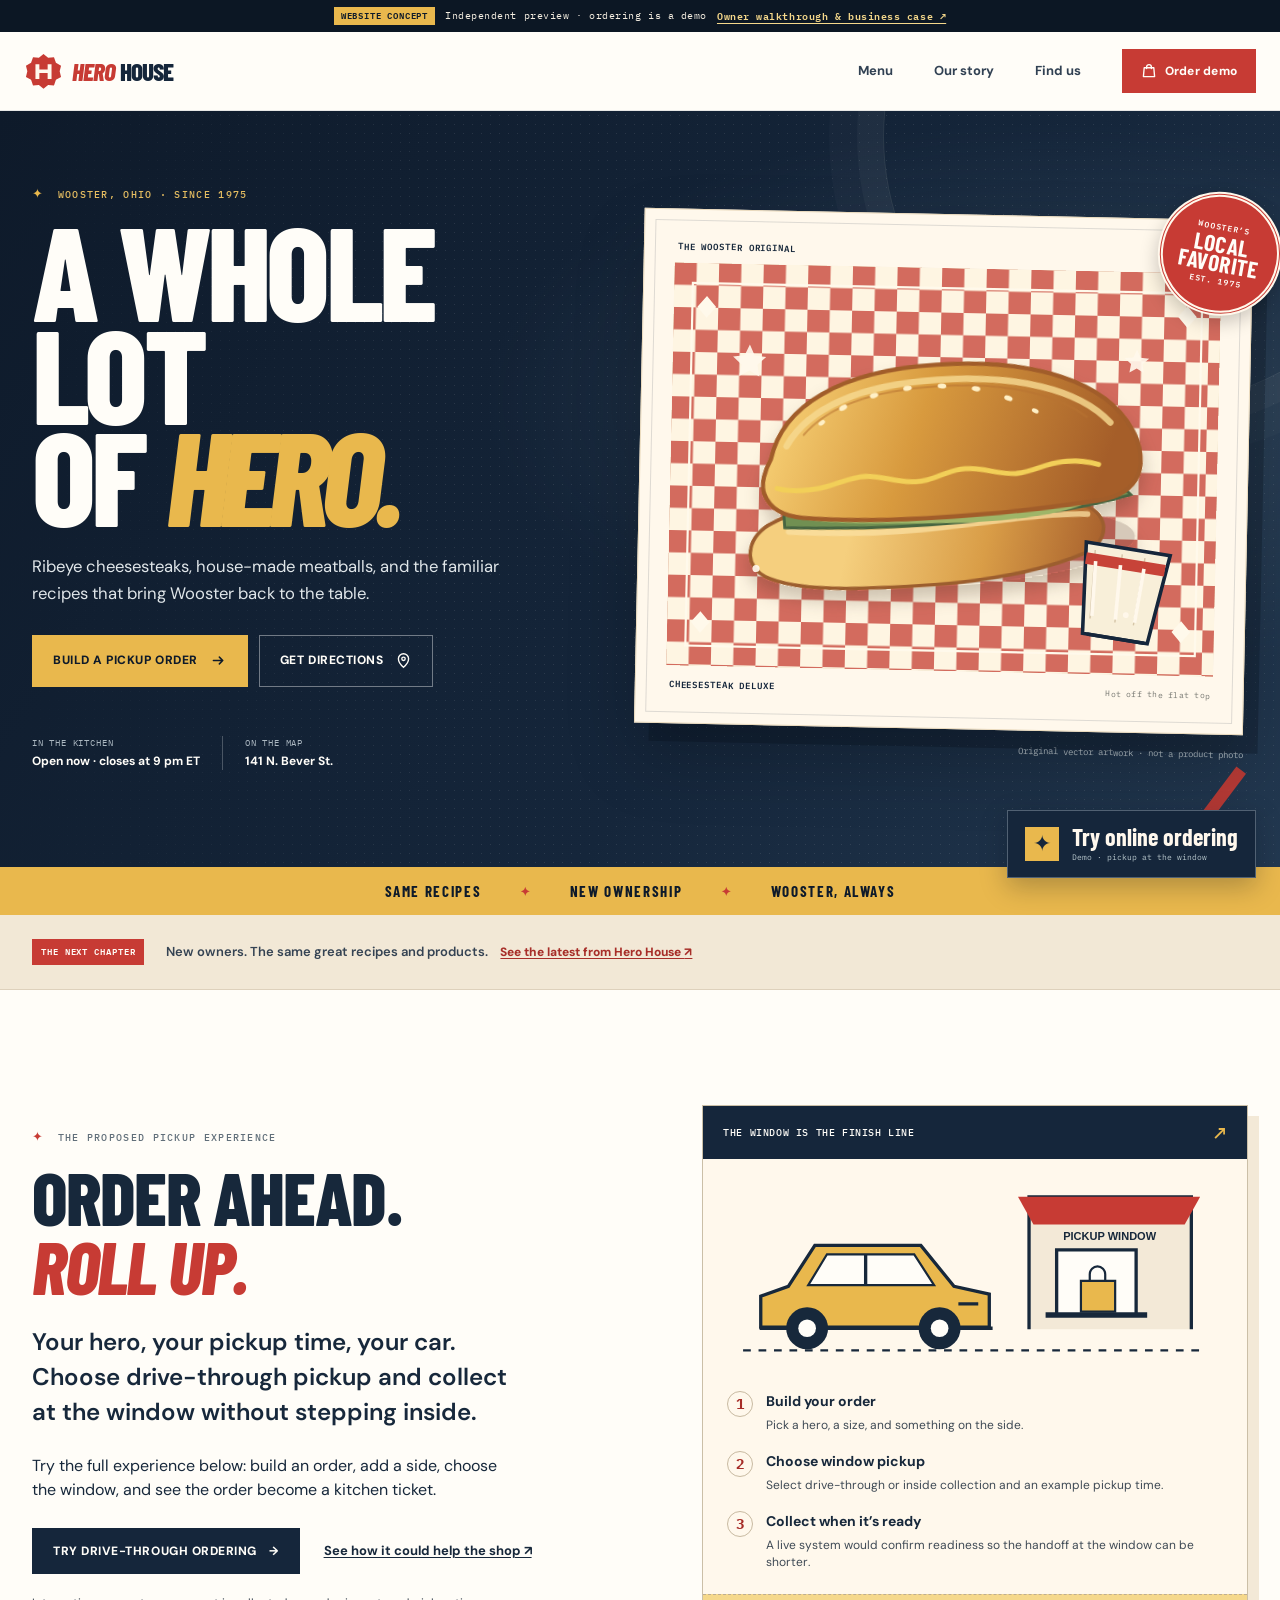
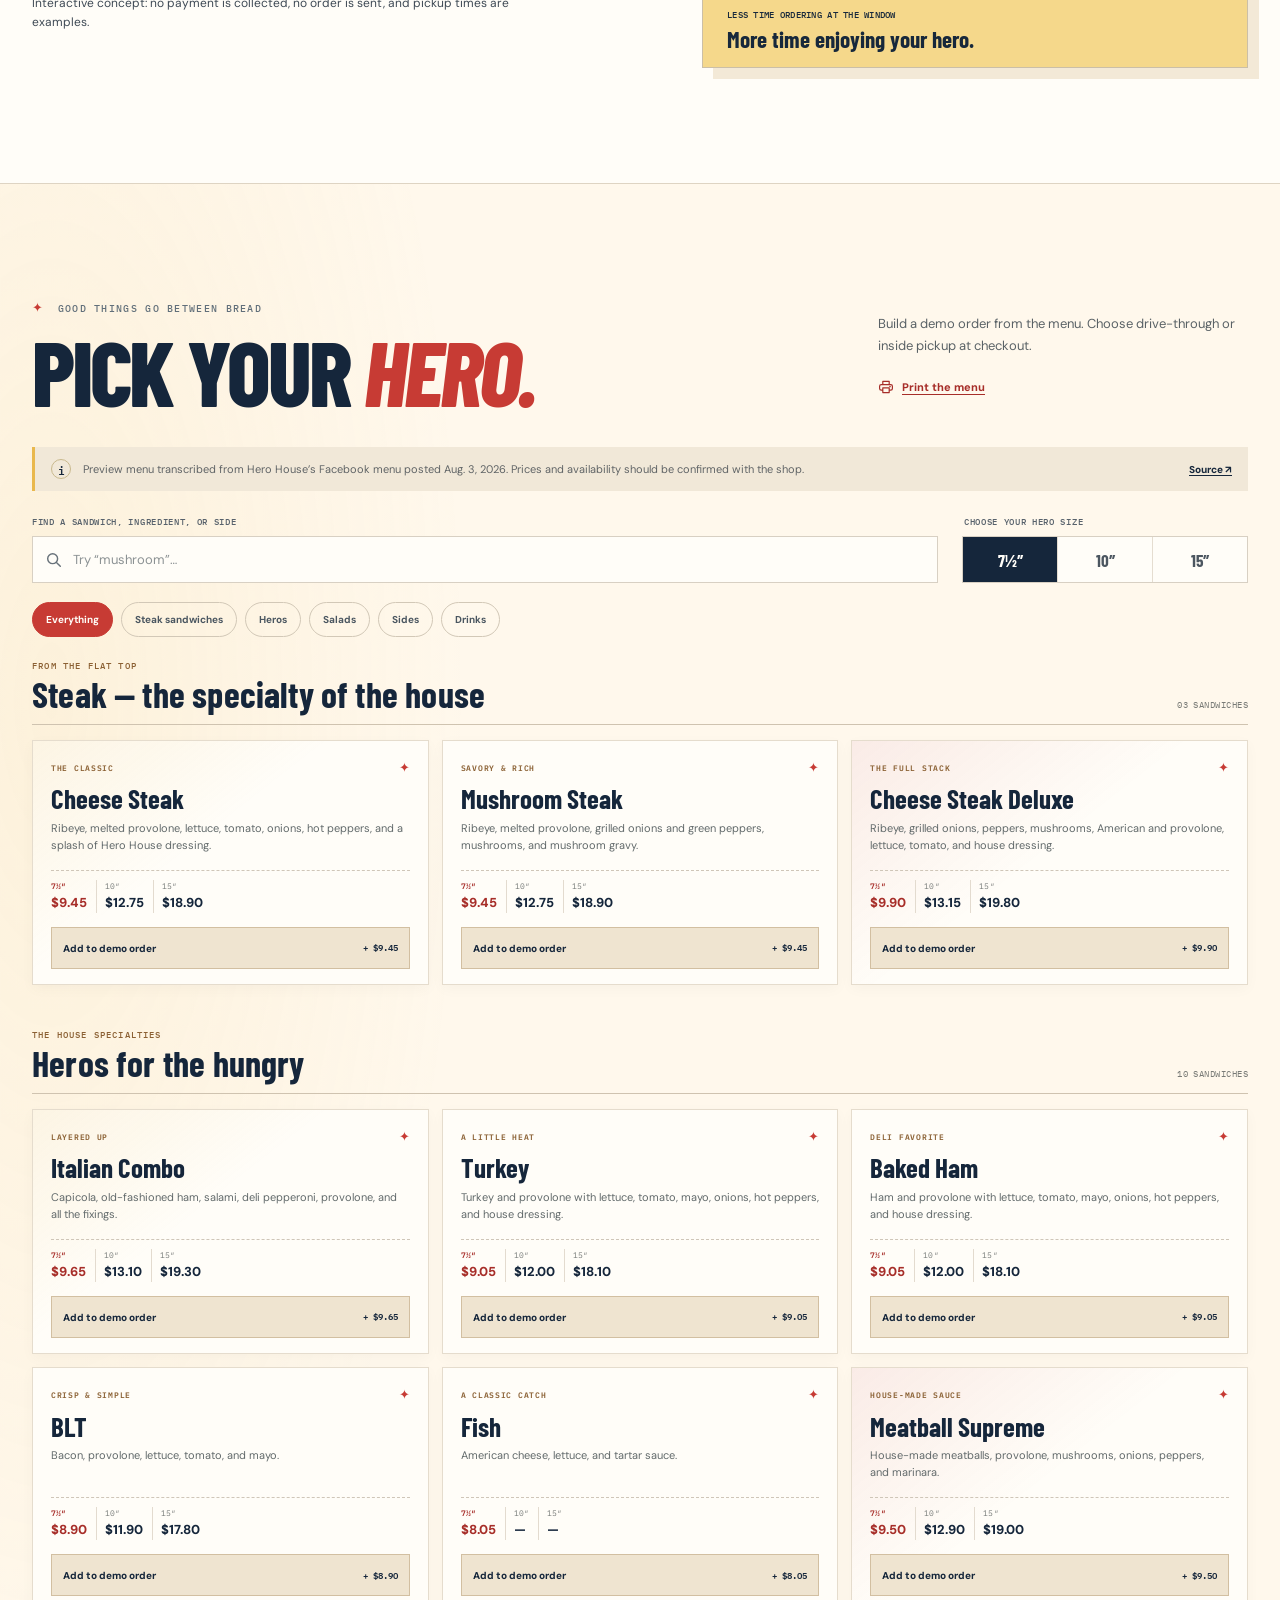
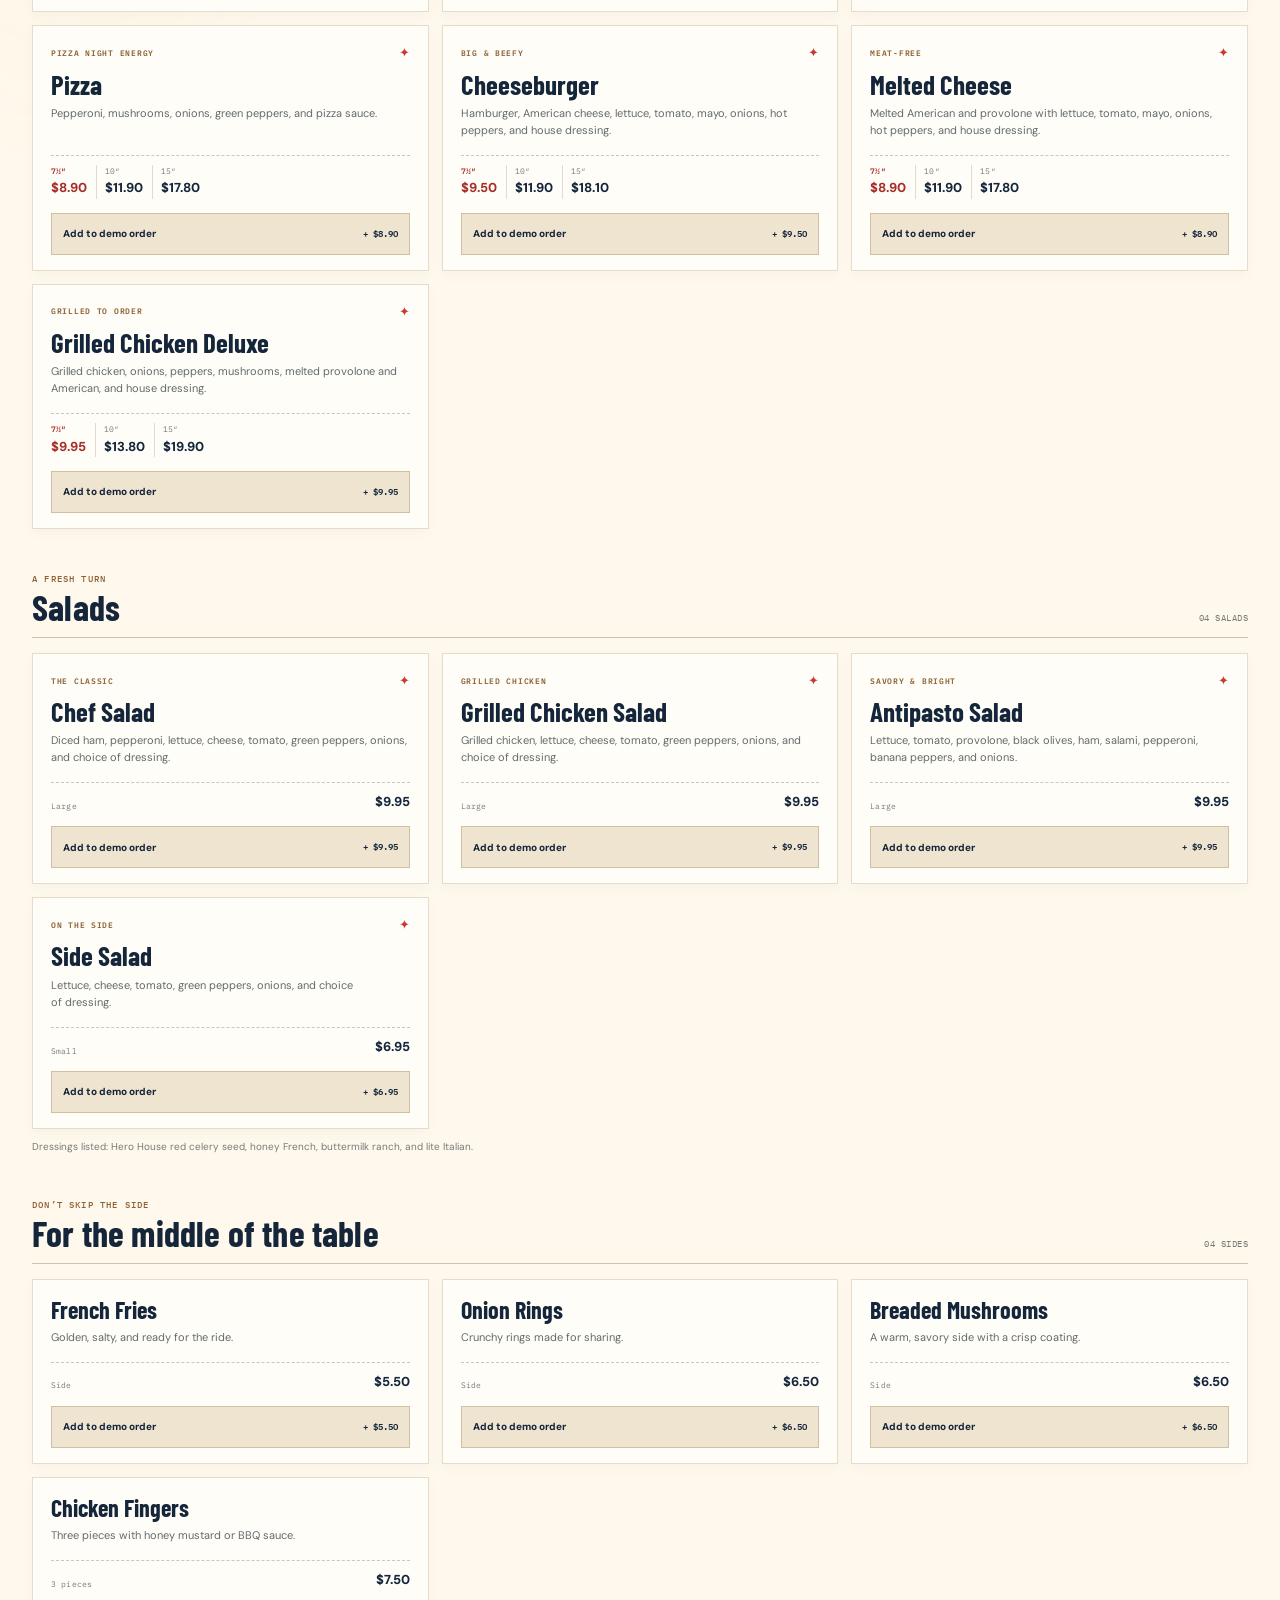
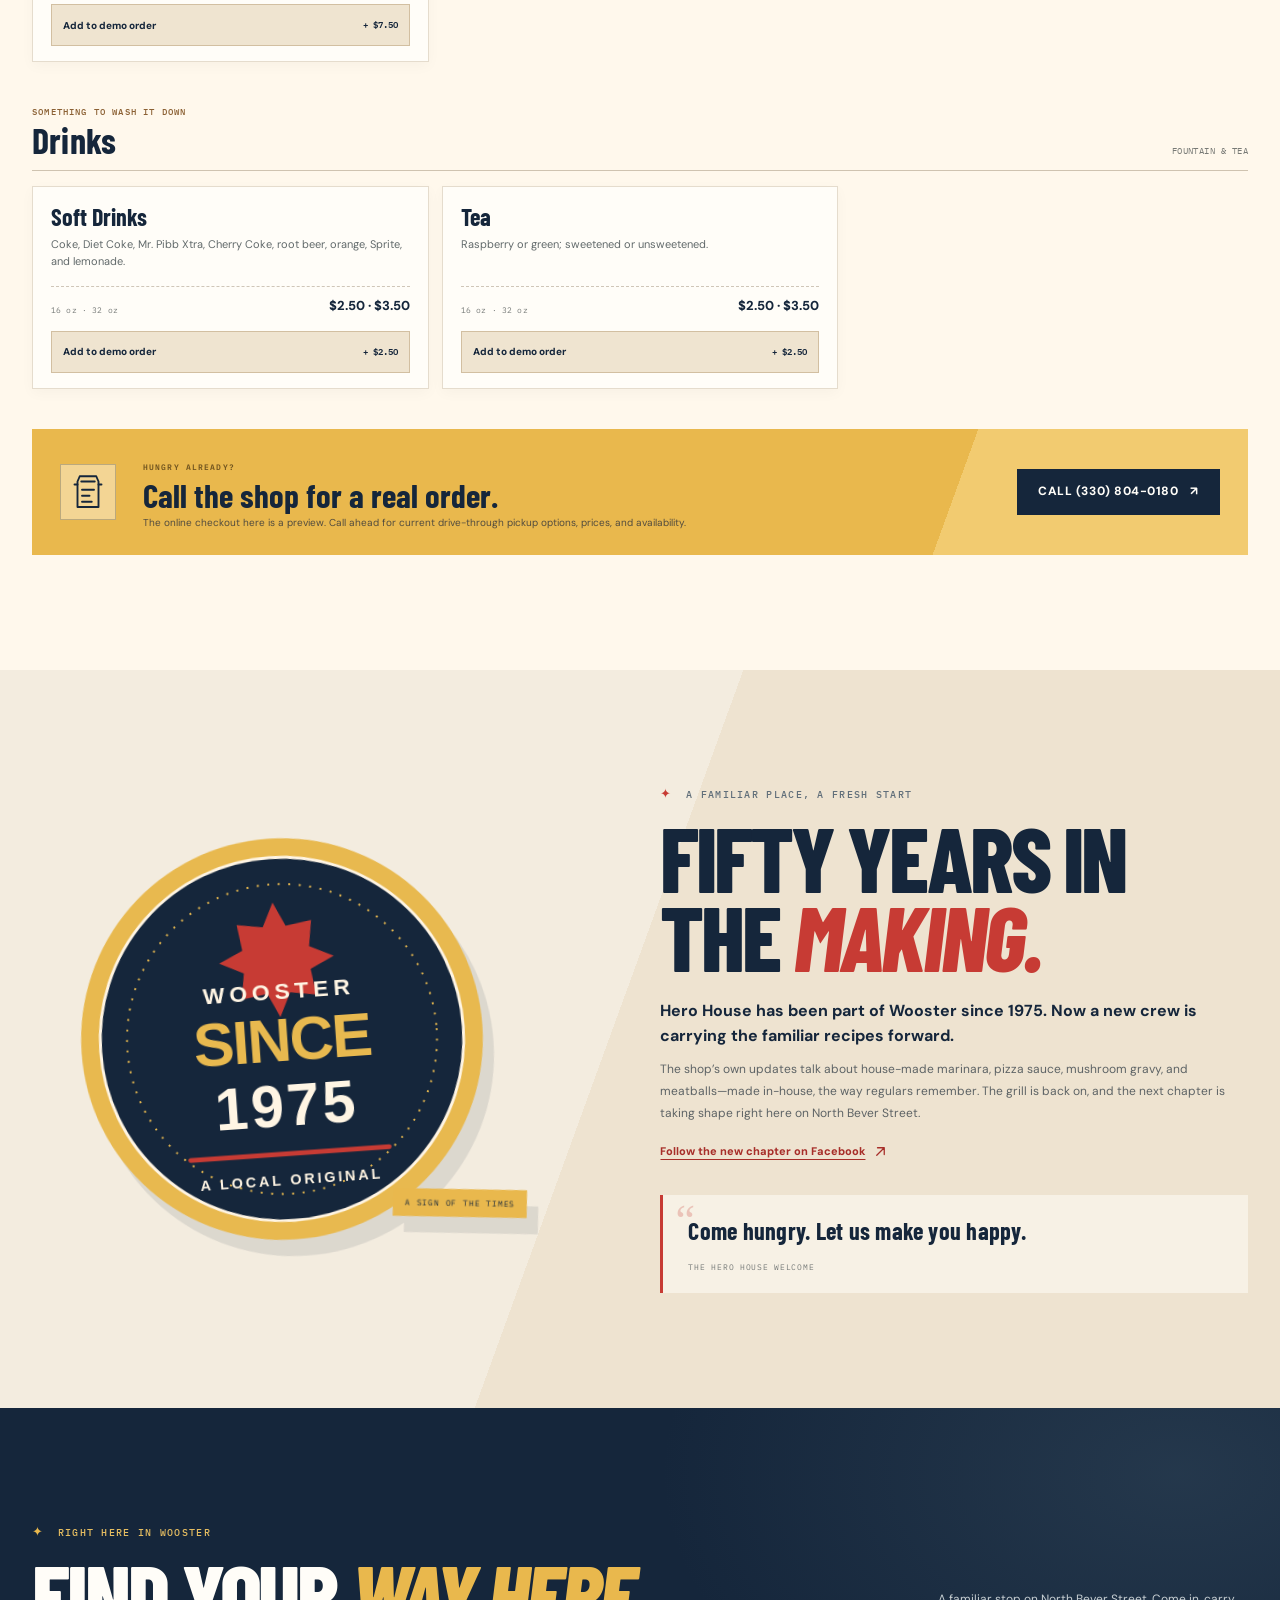
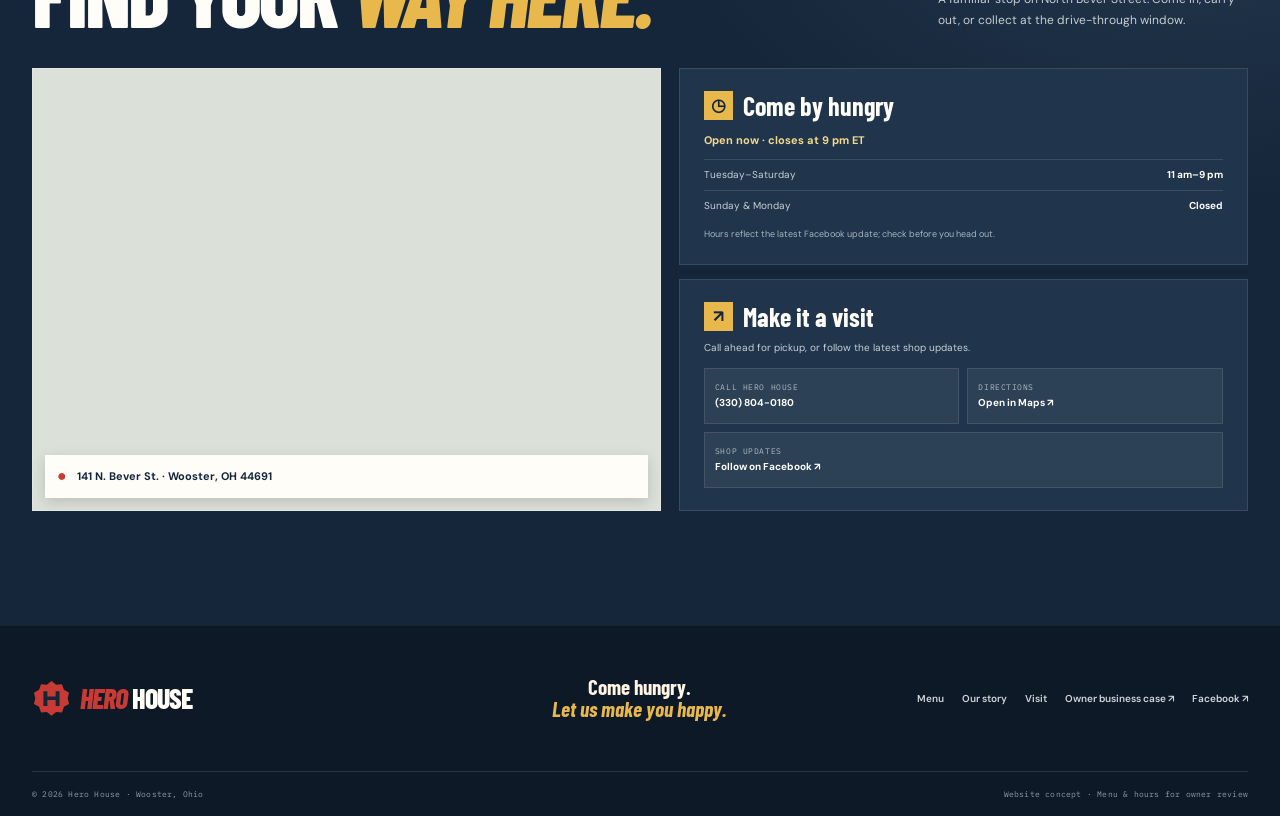
<file: index.html>
<!doctype html>
<html lang="en" class="no-js">
  <head>
    <meta charset="utf-8" />
    <meta name="viewport" content="width=device-width, initial-scale=1" />
    <meta name="theme-color" content="#15263b" />
    <meta name="robots" content="noindex, nofollow" />
    <meta
      name="description"
      content="Explore Hero House’s Wooster website concept: build a demo pickup order, choose drive-through collection, and see the opportunity for the shop."
    />
    <meta property="og:type" content="website" />
    <meta property="og:title" content="Hero House — A Wooster Original Since 1975" />
    <meta
      property="og:description"
      content="Cheesesteaks, house-made meatballs, and a hometown favorite’s next chapter."
    />
    <meta property="og:image" content="https://quickerflipperupper.github.io/hero-house-wooster/social-card.png" />
    <meta property="og:url" content="https://quickerflipperupper.github.io/hero-house-wooster/" />
    <title>Hero House | Wooster Sandwiches & Cheesesteaks</title>
    <link rel="icon" href="hero-mark.svg" type="image/svg+xml" />
    <link rel="preconnect" href="https://fonts.googleapis.com" />
    <link rel="preconnect" href="https://fonts.gstatic.com" crossorigin />
    <link
      href="https://fonts.googleapis.com/css2?family=Barlow+Condensed:wght@500;600;700;800;900&family=DM+Sans:wght@400;500;600;700&family=IBM+Plex+Mono:wght@400;500;600&display=swap"
      rel="stylesheet"
    />
    <link rel="stylesheet" href="styles.css" />
    <link rel="stylesheet" href="order-demo.css" />
    <script defer src="script.js"></script>
    <script defer src="order-demo.js"></script>
  </head>
  <body>
    <a class="skip-link" href="#main">Skip to content</a>

    <div class="concept-ribbon" role="note">
      <span class="concept-ribbon__stamp">Website concept</span>
      <span>Independent preview · ordering is a demo</span>
      <a href="owner.html">Owner walkthrough &amp; business case ↗</a>
    </div>

    <header class="site-header" id="top">
      <div class="site-header__inner">
        <a class="brand" href="#top" aria-label="Hero House home">
          <span class="brand__mark" aria-hidden="true">
            <svg viewBox="0 0 48 48" role="presentation">
              <path d="M24 2.5 29.7 7l7.2-.5 2.4 6.8 6.3 3.5-1.7 7 1.7 7-6.3 3.5-2.4 6.8-7.2-.5-5.7 4.5-5.7-4.5-7.2.5-2.4-6.8-6.3-3.5 1.7-7-1.7-7 6.3-3.5 2.4-6.8 7.2.5z" fill="currentColor" />
              <path d="M14.1 15.1h4.8v6.5h10.2v-6.5h4.8v18h-4.8v-7.4H18.9v7.4h-4.8z" fill="#fff8ed" />
            </svg>
          </span>
          <span class="brand__wordmark"><span>Hero</span> House</span>
        </a>

        <button
          class="nav-toggle enhanced-control"
          id="navToggle"
          type="button"
          aria-label="Open navigation"
          aria-controls="siteNav"
          aria-expanded="false"
        >
          <span></span><span></span>
        </button>

        <nav class="site-nav" id="siteNav" aria-label="Main navigation">
          <a href="#menu">Menu</a>
          <a href="#story">Our story</a>
          <a href="#visit">Find us</a>
          <a class="site-nav__call enhanced-control" href="#order-demo" data-open-order>
            <svg viewBox="0 0 20 20" aria-hidden="true"><path d="M4 6h12l1 11H3L4 6ZM7 7V5a3 3 0 0 1 6 0v2" fill="none" stroke="currentColor" stroke-width="1.7" stroke-linecap="round" stroke-linejoin="round" /></svg>
            Order demo
          </a>
        </nav>
      </div>
    </header>

    <main id="main">
      <section class="hero" aria-labelledby="heroTitle">
        <div class="hero__grain" aria-hidden="true"></div>
        <div class="hero__inner page-width">
          <div class="hero__copy">
            <p class="eyebrow eyebrow--light"><span class="eyebrow__star">✦</span> Wooster, Ohio · Since 1975</p>
            <h1 id="heroTitle">A whole lot<br />of <span>hero.</span></h1>
            <p class="hero__lead">
              Ribeye cheesesteaks, house-made meatballs, and the familiar recipes that bring Wooster back to the table.
            </p>
            <div class="hero__actions">
              <a class="button button--gold" href="#menu">
                Build a pickup order
                <svg viewBox="0 0 20 20" aria-hidden="true"><path d="M4 10h11m-4-4 4 4-4 4" fill="none" stroke="currentColor" stroke-width="1.8" stroke-linecap="round" stroke-linejoin="round" /></svg>
              </a>
              <a class="button button--line" href="https://www.google.com/maps/dir/?api=1&destination=141+N+Bever+St%2C+Wooster%2C+OH+44691" target="_blank" rel="noopener noreferrer">
                Get directions
                <svg viewBox="0 0 20 20" aria-hidden="true"><path d="M10 18s6-5.1 6-10a6 6 0 1 0-12 0c0 4.9 6 10 6 10Z" fill="none" stroke="currentColor" stroke-width="1.6" /><circle cx="10" cy="8" r="2" fill="none" stroke="currentColor" stroke-width="1.6" /></svg>
              </a>
            </div>
            <div class="hero__quick-info">
              <div class="quick-info__item">
                <span class="quick-info__label">In the kitchen</span>
                <span class="quick-info__value" id="openStatus" aria-live="polite">Tue–Sat · 11 am–9 pm</span>
              </div>
              <span class="quick-info__divider" aria-hidden="true"></span>
              <div class="quick-info__item">
                <span class="quick-info__label">On the map</span>
                <span class="quick-info__value">141 N. Bever St.</span>
              </div>
            </div>
          </div>

          <figure class="hero-art">
            <div class="hero-art__frame">
              <div class="hero-art__topline">
                <span>THE WOOSTER ORIGINAL</span>
                <span class="hero-art__spark" aria-hidden="true">✦ ✦ ✦</span>
              </div>
              <img
                src="hero-sandwich.svg"
                width="760"
                height="560"
                alt="Original illustration of a loaded cheesesteak on red-and-cream deli paper"
                fetchpriority="high"
              />
              <figcaption class="hero-art__caption">
                <span>Cheesesteak Deluxe</span>
                <span>Hot off the flat top</span>
              </figcaption>
            </div>
            <div class="hero-art__seal" aria-label="A Wooster favorite since 1975">
              <span>WOOSTER’S</span>
              <strong>LOCAL<br />FAVORITE</strong>
              <span>EST. 1975</span>
            </div>
            <p class="hero-art__credit">Original vector artwork · not a product photo</p>
          </figure>
        </div>
        <div class="hero__bottomline" aria-hidden="true">
          <span>Same recipes</span><b>✦</b><span>New ownership</span><b>✦</b><span>Wooster, always</span>
        </div>
      </section>

      <section class="welcome-strip" aria-label="New ownership update">
        <div class="welcome-strip__inner page-width">
          <span class="welcome-strip__label">THE NEXT CHAPTER</span>
          <p>New owners. The same great recipes and products. <a href="https://www.facebook.com/p/Hero-House-61589136044433/" target="_blank" rel="noopener noreferrer">See the latest from Hero House <span aria-hidden="true">↗</span></a></p>
        </div>
      </section>

      <section class="pickup-preview section-pad" aria-labelledby="pickupTitle">
        <div class="page-width pickup-preview__grid">
          <div>
            <p class="eyebrow"><span class="eyebrow__star">✦</span> The proposed pickup experience</p>
            <h2 id="pickupTitle">Order ahead.<br /><span>Roll up.</span></h2>
            <p class="pickup-preview__lead">Your hero, your pickup time, your car. Choose drive-through pickup and collect at the window without stepping inside.</p>
            <p>Try the full experience below: build an order, add a side, choose the window, and see the order become a kitchen ticket.</p>
            <div class="pickup-preview__actions">
              <a class="button button--navy" href="#menu">Try drive-through ordering <span aria-hidden="true">→</span></a>
              <a class="pickup-preview__owner" href="owner.html">See how it could help the shop ↗</a>
            </div>
            <p class="pickup-preview__note">Interactive concept: no payment is collected, no order is sent, and pickup times are examples.</p>
          </div>
          <div class="pickup-route" aria-label="Proposed journey from online order to drive-through pickup">
            <div class="pickup-route__top"><span>THE WINDOW IS THE FINISH LINE</span><span aria-hidden="true">↗</span></div>
            <svg class="pickup-route__art" viewBox="0 0 460 170" role="img" aria-labelledby="windowArtTitle">
              <title id="windowArtTitle">Car collecting an order from a restaurant pickup window</title>
              <path d="M279 138V18h147v120" fill="#f3e9d7" stroke="#17283b" stroke-width="3" />
              <path d="M269 18h165l-14 25H283z" fill="#c73b34" />
              <path d="M304 66h72v59h-72z" fill="#fffdf8" stroke="#17283b" stroke-width="3" />
              <path d="M294 125h92" stroke="#17283b" stroke-width="5" />
              <path d="M326 94h31v28h-31z" fill="#e9b84d" stroke="#17283b" stroke-width="2" />
              <path d="M334 95v-7a7 7 0 0 1 14 0v7" fill="none" stroke="#17283b" stroke-width="2" />
              <path d="m61 99 24-37h96l30 37 32 7v30H36v-28z" fill="#e9b84d" stroke="#17283b" stroke-width="3" />
              <path d="m96 70-17 28h114l-18-28z" fill="#fffdf8" stroke="#17283b" stroke-width="2" />
              <path d="M131 70v28M35 137h211M215 115h18" stroke="#17283b" stroke-width="3" />
              <circle cx="78" cy="137" r="19" fill="#17283b" /><circle cx="78" cy="137" r="8" fill="#fffdf8" />
              <circle cx="198" cy="137" r="19" fill="#17283b" /><circle cx="198" cy="137" r="8" fill="#fffdf8" />
              <path d="M20 157h420" stroke="#17283b" stroke-width="2" stroke-dasharray="7 7" />
              <text x="352" y="57" text-anchor="middle" fill="#17283b" font-family="Arial,sans-serif" font-size="10" font-weight="700">PICKUP WINDOW</text>
            </svg>
            <ol class="pickup-route__steps">
              <li><span>1</span><div><strong>Build your order</strong><p>Pick a hero, a size, and something on the side.</p></div></li>
              <li><span>2</span><div><strong>Choose window pickup</strong><p>Select drive-through or inside collection and an example pickup time.</p></div></li>
              <li><span>3</span><div><strong>Collect when it’s ready</strong><p>A live system would confirm readiness so the handoff at the window can be shorter.</p></div></li>
            </ol>
            <div class="pickup-route__bottom"><span>LESS TIME ORDERING AT THE WINDOW</span><strong>More time enjoying your hero.</strong></div>
          </div>
        </div>
      </section>

      <section class="menu-section section-pad" id="menu" aria-labelledby="menuTitle">
        <div class="page-width">
          <div class="section-heading section-heading--menu">
            <div>
              <p class="eyebrow"><span class="eyebrow__star">✦</span> Good things go between bread</p>
              <h2 id="menuTitle">Pick your <span>hero.</span></h2>
            </div>
            <div class="menu-heading-note">
              <p>Build a demo order from the menu. Choose drive-through or inside pickup at checkout.</p>
              <button class="text-button enhanced-control" id="printMenu" type="button">
                <svg viewBox="0 0 20 20" aria-hidden="true"><path d="M6 7V3h8v4M6 14H4a2 2 0 0 1-2-2V9a2 2 0 0 1 2-2h12a2 2 0 0 1 2 2v3a2 2 0 0 1-2 2h-2M6 11h8v6H6z" fill="none" stroke="currentColor" stroke-width="1.5" stroke-linejoin="round" /><path d="M15 9.5h.01" stroke="currentColor" stroke-width="2" stroke-linecap="round" /></svg>
                Print the menu
              </button>
            </div>
          </div>

          <div class="menu-note" role="note">
            <span class="menu-note__icon" aria-hidden="true">i</span>
            <p>Preview menu transcribed from Hero House’s Facebook menu posted Aug. 3, 2026. Prices and availability should be confirmed with the shop.</p>
            <a href="https://www.facebook.com/p/Hero-House-61589136044433/" target="_blank" rel="noopener noreferrer">Source <span aria-hidden="true">↗</span></a>
          </div>

          <div class="menu-tools enhanced-control" aria-label="Menu controls">
            <div class="menu-tools__search">
              <label for="menuSearch">Find a sandwich, ingredient, or side</label>
              <div class="search-box">
                <svg viewBox="0 0 20 20" aria-hidden="true"><circle cx="8.5" cy="8.5" r="5.5" fill="none" stroke="currentColor" stroke-width="1.6" /><path d="m13 13 4 4" stroke="currentColor" stroke-width="1.6" stroke-linecap="round" /></svg>
                <input id="menuSearch" name="menu-search" type="search" autocomplete="off" placeholder="Try “mushroom”…" />
                <button class="search-clear" id="clearSearch" type="button" hidden>Clear</button>
              </div>
            </div>
            <fieldset class="size-picker">
              <legend>Choose your hero size</legend>
              <div class="size-picker__options">
                <button type="button" data-size-option="small" aria-pressed="true">7½″</button>
                <button type="button" data-size-option="medium" aria-pressed="false">10″</button>
                <button type="button" data-size-option="large" aria-pressed="false">15″</button>
              </div>
            </fieldset>
          </div>

          <div class="filter-row enhanced-control" role="group" aria-label="Filter menu by category">
            <button type="button" class="filter-chip is-active" data-menu-filter="all" aria-pressed="true">Everything</button>
            <button type="button" class="filter-chip" data-menu-filter="steaks" aria-pressed="false">Steak sandwiches</button>
            <button type="button" class="filter-chip" data-menu-filter="heroes" aria-pressed="false">Heros</button>
            <button type="button" class="filter-chip" data-menu-filter="salads" aria-pressed="false">Salads</button>
            <button type="button" class="filter-chip" data-menu-filter="sides" aria-pressed="false">Sides</button>
            <button type="button" class="filter-chip" data-menu-filter="drinks" aria-pressed="false">Drinks</button>
          </div>
          <p class="menu-status" id="menuStatus" role="status" aria-live="polite"></p>

          <div class="menu-groups" id="menuGroups">
            <section class="menu-group" data-menu-group="steaks" aria-labelledby="steakTitle">
              <div class="menu-group__heading">
                <div><span class="menu-group__kicker">FROM THE FLAT TOP</span><h3 id="steakTitle">Steak — the specialty of the house</h3></div>
                <span class="menu-group__count">03 sandwiches</span>
              </div>
              <div class="menu-grid">
                <article class="menu-card menu-card--signature" data-menu-item data-category="steaks" data-search="cheese steak ribeye provolone lettuce tomato mayo onions hot peppers house dressing">
                  <div class="menu-card__topline"><span class="menu-card__tag">THE CLASSIC</span><span class="menu-card__symbol" aria-hidden="true">✦</span></div>
                  <h4>Cheese Steak</h4>
                  <p>Ribeye, melted provolone, lettuce, tomato, onions, hot peppers, and a splash of Hero House dressing.</p>
                  <div class="menu-prices" aria-label="Price by sandwich size">
                    <span data-size-price="small"><small>7½″</small><strong>$9.45</strong></span><span data-size-price="medium"><small>10″</small><strong>$12.75</strong></span><span data-size-price="large"><small>15″</small><strong>$18.90</strong></span>
                  </div>
                </article>
                <article class="menu-card" data-menu-item data-category="steaks" data-search="mushroom steak ribeye provolone grilled onions green peppers mushrooms mushroom gravy">
                  <div class="menu-card__topline"><span class="menu-card__tag">SAVORY & RICH</span><span class="menu-card__symbol" aria-hidden="true">✦</span></div>
                  <h4>Mushroom Steak</h4>
                  <p>Ribeye, melted provolone, grilled onions and green peppers, mushrooms, and mushroom gravy.</p>
                  <div class="menu-prices" aria-label="Price by sandwich size">
                    <span data-size-price="small"><small>7½″</small><strong>$9.45</strong></span><span data-size-price="medium"><small>10″</small><strong>$12.75</strong></span><span data-size-price="large"><small>15″</small><strong>$18.90</strong></span>
                  </div>
                </article>
                <article class="menu-card menu-card--red" data-menu-item data-category="steaks" data-search="cheese steak deluxe ribeye grilled onions green peppers hot peppers mushrooms american provolone lettuce tomato mayo house dressing">
                  <div class="menu-card__topline"><span class="menu-card__tag">THE FULL STACK</span><span class="menu-card__symbol" aria-hidden="true">✦</span></div>
                  <h4>Cheese Steak Deluxe</h4>
                  <p>Ribeye, grilled onions, peppers, mushrooms, American and provolone, lettuce, tomato, and house dressing.</p>
                  <div class="menu-prices" aria-label="Price by sandwich size">
                    <span data-size-price="small"><small>7½″</small><strong>$9.90</strong></span><span data-size-price="medium"><small>10″</small><strong>$13.15</strong></span><span data-size-price="large"><small>15″</small><strong>$19.80</strong></span>
                  </div>
                </article>
              </div>
            </section>

            <section class="menu-group" data-menu-group="heroes" aria-labelledby="heroesTitle">
              <div class="menu-group__heading">
                <div><span class="menu-group__kicker">THE HOUSE SPECIALTIES</span><h3 id="heroesTitle">Heros for the hungry</h3></div>
                <span class="menu-group__count">10 sandwiches</span>
              </div>
              <div class="menu-grid">
                <article class="menu-card menu-card--signature" data-menu-item data-category="heroes" data-search="italian combo capicola ham old fashioned salami deli pepperoni provolone lettuce tomato mayo onions hot peppers dressing">
                  <div class="menu-card__topline"><span class="menu-card__tag">LAYERED UP</span><span class="menu-card__symbol" aria-hidden="true">✦</span></div>
                  <h4>Italian Combo</h4>
                  <p>Capicola, old-fashioned ham, salami, deli pepperoni, provolone, and all the fixings.</p>
                  <div class="menu-prices" aria-label="Price by sandwich size"><span data-size-price="small"><small>7½″</small><strong>$9.65</strong></span><span data-size-price="medium"><small>10″</small><strong>$13.10</strong></span><span data-size-price="large"><small>15″</small><strong>$19.30</strong></span></div>
                </article>
                <article class="menu-card" data-menu-item data-category="heroes" data-search="turkey provolone lettuce tomato mayo onions hot peppers house dressing">
                  <div class="menu-card__topline"><span class="menu-card__tag">A LITTLE HEAT</span><span class="menu-card__symbol" aria-hidden="true">✦</span></div>
                  <h4>Turkey</h4>
                  <p>Turkey and provolone with lettuce, tomato, mayo, onions, hot peppers, and house dressing.</p>
                  <div class="menu-prices" aria-label="Price by sandwich size"><span data-size-price="small"><small>7½″</small><strong>$9.05</strong></span><span data-size-price="medium"><small>10″</small><strong>$12.00</strong></span><span data-size-price="large"><small>15″</small><strong>$18.10</strong></span></div>
                </article>
                <article class="menu-card" data-menu-item data-category="heroes" data-search="baked ham provolone lettuce tomato mayo onions hot peppers house dressing">
                  <div class="menu-card__topline"><span class="menu-card__tag">DELI FAVORITE</span><span class="menu-card__symbol" aria-hidden="true">✦</span></div>
                  <h4>Baked Ham</h4>
                  <p>Ham and provolone with lettuce, tomato, mayo, onions, hot peppers, and house dressing.</p>
                  <div class="menu-prices" aria-label="Price by sandwich size"><span data-size-price="small"><small>7½″</small><strong>$9.05</strong></span><span data-size-price="medium"><small>10″</small><strong>$12.00</strong></span><span data-size-price="large"><small>15″</small><strong>$18.10</strong></span></div>
                </article>
                <article class="menu-card" data-menu-item data-category="heroes" data-search="blt bacon provolone lettuce tomato mayo">
                  <div class="menu-card__topline"><span class="menu-card__tag">CRISP & SIMPLE</span><span class="menu-card__symbol" aria-hidden="true">✦</span></div>
                  <h4>BLT</h4>
                  <p>Bacon, provolone, lettuce, tomato, and mayo.</p>
                  <div class="menu-prices" aria-label="Price by sandwich size"><span data-size-price="small"><small>7½″</small><strong>$8.90</strong></span><span data-size-price="medium"><small>10″</small><strong>$11.90</strong></span><span data-size-price="large"><small>15″</small><strong>$17.80</strong></span></div>
                </article>
                <article class="menu-card" data-menu-item data-category="heroes" data-search="fish american cheese lettuce tartar sauce">
                  <div class="menu-card__topline"><span class="menu-card__tag">A CLASSIC CATCH</span><span class="menu-card__symbol" aria-hidden="true">✦</span></div>
                  <h4>Fish</h4>
                  <p>American cheese, lettuce, and tartar sauce.</p>
                  <div class="menu-prices" aria-label="Price by sandwich size"><span data-size-price="small"><small>7½″</small><strong>$8.05</strong></span><span data-size-price="medium"><small>10″</small><strong>—</strong></span><span data-size-price="large"><small>15″</small><strong>—</strong></span></div>
                </article>
                <article class="menu-card menu-card--red" data-menu-item data-category="heroes" data-search="meatball supreme meatballs provolone mushrooms onions green peppers marinara sauce">
                  <div class="menu-card__topline"><span class="menu-card__tag">HOUSE-MADE SAUCE</span><span class="menu-card__symbol" aria-hidden="true">✦</span></div>
                  <h4>Meatball Supreme</h4>
                  <p>House-made meatballs, provolone, mushrooms, onions, peppers, and marinara.</p>
                  <div class="menu-prices" aria-label="Price by sandwich size"><span data-size-price="small"><small>7½″</small><strong>$9.50</strong></span><span data-size-price="medium"><small>10″</small><strong>$12.90</strong></span><span data-size-price="large"><small>15″</small><strong>$19.00</strong></span></div>
                </article>
                <article class="menu-card" data-menu-item data-category="heroes" data-search="pizza pepperoni mushroom onion green peppers pizza sauce">
                  <div class="menu-card__topline"><span class="menu-card__tag">PIZZA NIGHT ENERGY</span><span class="menu-card__symbol" aria-hidden="true">✦</span></div>
                  <h4>Pizza</h4>
                  <p>Pepperoni, mushrooms, onions, green peppers, and pizza sauce.</p>
                  <div class="menu-prices" aria-label="Price by sandwich size"><span data-size-price="small"><small>7½″</small><strong>$8.90</strong></span><span data-size-price="medium"><small>10″</small><strong>$11.90</strong></span><span data-size-price="large"><small>15″</small><strong>$17.80</strong></span></div>
                </article>
                <article class="menu-card" data-menu-item data-category="heroes" data-search="cheeseburger hamburger american cheese lettuce tomato mayo onions hot peppers house dressing">
                  <div class="menu-card__topline"><span class="menu-card__tag">BIG & BEEFY</span><span class="menu-card__symbol" aria-hidden="true">✦</span></div>
                  <h4>Cheeseburger</h4>
                  <p>Hamburger, American cheese, lettuce, tomato, mayo, onions, hot peppers, and house dressing.</p>
                  <div class="menu-prices" aria-label="Price by sandwich size"><span data-size-price="small"><small>7½″</small><strong>$9.50</strong></span><span data-size-price="medium"><small>10″</small><strong>$11.90</strong></span><span data-size-price="large"><small>15″</small><strong>$18.10</strong></span></div>
                </article>
                <article class="menu-card" data-menu-item data-category="heroes" data-search="melted cheese american provolone lettuce tomato mayo onions hot peppers house dressing vegetarian">
                  <div class="menu-card__topline"><span class="menu-card__tag">MEAT-FREE</span><span class="menu-card__symbol" aria-hidden="true">✦</span></div>
                  <h4>Melted Cheese</h4>
                  <p>Melted American and provolone with lettuce, tomato, mayo, onions, hot peppers, and house dressing.</p>
                  <div class="menu-prices" aria-label="Price by sandwich size"><span data-size-price="small"><small>7½″</small><strong>$8.90</strong></span><span data-size-price="medium"><small>10″</small><strong>$11.90</strong></span><span data-size-price="large"><small>15″</small><strong>$17.80</strong></span></div>
                </article>
                <article class="menu-card" data-menu-item data-category="heroes" data-search="grilled chicken deluxe grilled onions green peppers hot peppers mushrooms provolone american cheese lettuce tomato mayo house dressing">
                  <div class="menu-card__topline"><span class="menu-card__tag">GRILLED TO ORDER</span><span class="menu-card__symbol" aria-hidden="true">✦</span></div>
                  <h4>Grilled Chicken Deluxe</h4>
                  <p>Grilled chicken, onions, peppers, mushrooms, melted provolone and American, and house dressing.</p>
                  <div class="menu-prices" aria-label="Price by sandwich size"><span data-size-price="small"><small>7½″</small><strong>$9.95</strong></span><span data-size-price="medium"><small>10″</small><strong>$13.80</strong></span><span data-size-price="large"><small>15″</small><strong>$19.90</strong></span></div>
                </article>
              </div>
            </section>

            <section class="menu-group" data-menu-group="salads" aria-labelledby="saladTitle">
              <div class="menu-group__heading">
                <div><span class="menu-group__kicker">A FRESH TURN</span><h3 id="saladTitle">Salads</h3></div>
                <span class="menu-group__count">04 salads</span>
              </div>
              <div class="menu-grid">
                <article class="menu-card" data-menu-item data-category="salads" data-search="chef salad diced ham pepperoni lettuce cheese tomato green peppers onions dressing">
                  <div class="menu-card__topline"><span class="menu-card__tag">THE CLASSIC</span><span class="menu-card__symbol" aria-hidden="true">✦</span></div><h4>Chef Salad</h4><p>Diced ham, pepperoni, lettuce, cheese, tomato, green peppers, onions, and choice of dressing.</p><div class="menu-card__single-price"><span>Large</span><strong>$9.95</strong></div>
                </article>
                <article class="menu-card" data-menu-item data-category="salads" data-search="grilled chicken salad lettuce cheese tomato green peppers onions dressing">
                  <div class="menu-card__topline"><span class="menu-card__tag">GRILLED CHICKEN</span><span class="menu-card__symbol" aria-hidden="true">✦</span></div><h4>Grilled Chicken Salad</h4><p>Grilled chicken, lettuce, cheese, tomato, green peppers, onions, and choice of dressing.</p><div class="menu-card__single-price"><span>Large</span><strong>$9.95</strong></div>
                </article>
                <article class="menu-card" data-menu-item data-category="salads" data-search="antipasto salad lettuce tomato provolone black olives ham salami pepperoni banana peppers onions dressing">
                  <div class="menu-card__topline"><span class="menu-card__tag">SAVORY & BRIGHT</span><span class="menu-card__symbol" aria-hidden="true">✦</span></div><h4>Antipasto Salad</h4><p>Lettuce, tomato, provolone, black olives, ham, salami, pepperoni, banana peppers, and onions.</p><div class="menu-card__single-price"><span>Large</span><strong>$9.95</strong></div>
                </article>
                <article class="menu-card" data-menu-item data-category="salads" data-search="side salad lettuce cheese tomato green peppers onions dressing">
                  <div class="menu-card__topline"><span class="menu-card__tag">ON THE SIDE</span><span class="menu-card__symbol" aria-hidden="true">✦</span></div><h4>Side Salad</h4><p>Lettuce, cheese, tomato, green peppers, onions, and choice of dressing.</p><div class="menu-card__single-price"><span>Small</span><strong>$6.95</strong></div>
                </article>
              </div>
              <p class="menu-group__footnote">Dressings listed: Hero House red celery seed, honey French, buttermilk ranch, and lite Italian.</p>
            </section>

            <section class="menu-group" data-menu-group="sides" aria-labelledby="sidesTitle">
              <div class="menu-group__heading">
                <div><span class="menu-group__kicker">DON’T SKIP THE SIDE</span><h3 id="sidesTitle">For the middle of the table</h3></div>
                <span class="menu-group__count">04 sides</span>
              </div>
              <div class="menu-grid menu-grid--compact">
                <article class="menu-card menu-card--compact" data-menu-item data-category="sides" data-search="french fries crispy potatoes">
                  <h4>French Fries</h4><p>Golden, salty, and ready for the ride.</p><div class="menu-card__single-price"><span>Side</span><strong>$5.50</strong></div>
                </article>
                <article class="menu-card menu-card--compact" data-menu-item data-category="sides" data-search="onion rings crispy fried onions">
                  <h4>Onion Rings</h4><p>Crunchy rings made for sharing.</p><div class="menu-card__single-price"><span>Side</span><strong>$6.50</strong></div>
                </article>
                <article class="menu-card menu-card--compact" data-menu-item data-category="sides" data-search="breaded mushrooms fried mushroom">
                  <h4>Breaded Mushrooms</h4><p>A warm, savory side with a crisp coating.</p><div class="menu-card__single-price"><span>Side</span><strong>$6.50</strong></div>
                </article>
                <article class="menu-card menu-card--compact" data-menu-item data-category="sides" data-search="chicken fingers honey mustard bbq sauce">
                  <h4>Chicken Fingers</h4><p>Three pieces with honey mustard or BBQ sauce.</p><div class="menu-card__single-price"><span>3 pieces</span><strong>$7.50</strong></div>
                </article>
              </div>
            </section>

            <section class="menu-group" data-menu-group="drinks" aria-labelledby="drinksTitle">
              <div class="menu-group__heading">
                <div><span class="menu-group__kicker">SOMETHING TO WASH IT DOWN</span><h3 id="drinksTitle">Drinks</h3></div>
                <span class="menu-group__count">Fountain & tea</span>
              </div>
              <div class="menu-grid menu-grid--compact">
                <article class="menu-card menu-card--compact" data-menu-item data-category="drinks" data-search="soft drinks coke diet coke mr pibb cherry coke root beer orange sprite lemonade fountain">
                  <h4>Soft Drinks</h4><p>Coke, Diet Coke, Mr. Pibb Xtra, Cherry Coke, root beer, orange, Sprite, and lemonade.</p><div class="menu-card__single-price"><span>16 oz · 32 oz</span><strong>$2.50 · $3.50</strong></div>
                </article>
                <article class="menu-card menu-card--compact" data-menu-item data-category="drinks" data-search="tea raspberry green sweetened unsweetened iced">
                  <h4>Tea</h4><p>Raspberry or green; sweetened or unsweetened.</p><div class="menu-card__single-price"><span>16 oz · 32 oz</span><strong>$2.50 · $3.50</strong></div>
                </article>
              </div>
            </section>
          </div>

          <div class="menu-empty" id="menuEmpty" hidden>
            <span aria-hidden="true">✦</span>
            <p>No menu items match that search.</p>
            <button class="text-button" id="resetMenu" type="button">Show the full menu</button>
          </div>

          <div class="order-banner">
            <div class="order-banner__icon" aria-hidden="true">
              <svg viewBox="0 0 56 56"><path d="M17 7h22l3 7v34H14V14z" fill="none" stroke="currentColor" stroke-width="2.5" stroke-linejoin="round" /><path d="M19 14h18M20 25h16M20 33h10M20 41h13" fill="none" stroke="currentColor" stroke-width="2.5" stroke-linecap="round" /><path d="M10 18h4m28 0h4" stroke="currentColor" stroke-width="2.5" stroke-linecap="round" /></svg>
            </div>
            <div><span class="order-banner__eyebrow">HUNGRY ALREADY?</span><h3>Call the shop for a real order.</h3><p>The online checkout here is a preview. Call ahead for current drive-through pickup options, prices, and availability.</p></div>
            <a class="button button--navy" href="tel:+13308040180">Call (330) 804-0180 <span aria-hidden="true">↗</span></a>
          </div>
        </div>
      </section>

      <section class="story-section section-pad" id="story" aria-labelledby="storyTitle">
        <div class="page-width story-grid">
          <div class="story-stamp" aria-label="Hero House, Wooster, Ohio, since 1975">
            <svg viewBox="0 0 460 460" role="img" aria-labelledby="stampTitle stampDesc">
              <title id="stampTitle">Hero House, Wooster original</title>
              <desc id="stampDesc">A graphic anniversary seal inspired by the restaurant's vintage storefront sign.</desc>
              <circle cx="230" cy="230" r="210" fill="#e8b94f" />
              <circle cx="230" cy="230" r="190" fill="#15263b" stroke="#fff5e4" stroke-width="3" />
              <circle cx="230" cy="230" r="162" fill="none" stroke="#e8b94f" stroke-width="2" stroke-dasharray="2 9" />
              <path d="m230 87 12 25 27-4-4 27 25 12-25 12 4 27-27-4-12 25-12-25-27 4 4-27-25-12 25-12-4-27 27 4z" fill="#c73b34" />
              <text x="230" y="188" text-anchor="middle" fill="#fff5e4" font-family="Arial, sans-serif" font-size="24" font-weight="700" letter-spacing="5">WOOSTER</text>
              <text x="230" y="253" text-anchor="middle" fill="#e8b94f" font-family="Arial, sans-serif" font-size="64" font-weight="900" letter-spacing="-2">SINCE</text>
              <text x="230" y="321" text-anchor="middle" fill="#fff5e4" font-family="Arial, sans-serif" font-size="62" font-weight="900" letter-spacing="3">1975</text>
              <path d="M126 350h208" stroke="#c73b34" stroke-width="5" stroke-linecap="round" />
              <text x="230" y="383" text-anchor="middle" fill="#fff5e4" font-family="Arial, sans-serif" font-size="15" font-weight="700" letter-spacing="3">A LOCAL ORIGINAL</text>
            </svg>
            <span class="story-stamp__label">A sign of the times</span>
          </div>
          <div class="story-copy">
            <p class="eyebrow"><span class="eyebrow__star">✦</span> A familiar place, a fresh start</p>
            <h2 id="storyTitle">Fifty years in<br />the <span>making.</span></h2>
            <p class="story-copy__lead">Hero House has been part of Wooster since 1975. Now a new crew is carrying the familiar recipes forward.</p>
            <p>The shop’s own updates talk about house-made marinara, pizza sauce, mushroom gravy, and meatballs—made in-house, the way regulars remember. The grill is back on, and the next chapter is taking shape right here on North Bever Street.</p>
            <a class="story-link" href="https://www.facebook.com/p/Hero-House-61589136044433/" target="_blank" rel="noopener noreferrer">
              Follow the new chapter on Facebook
              <svg viewBox="0 0 20 20" aria-hidden="true"><path d="M5 15 15 5M6 5h9v9" fill="none" stroke="currentColor" stroke-width="1.7" stroke-linecap="round" stroke-linejoin="round" /></svg>
            </a>
            <div class="story-quote">
              <span class="story-quote__mark" aria-hidden="true">“</span>
              <p>Come hungry. Let us make you happy.</p>
              <span class="story-quote__source">The Hero House welcome</span>
            </div>
          </div>
        </div>
      </section>

      <section class="visit-section section-pad" id="visit" aria-labelledby="visitTitle">
        <div class="page-width">
          <div class="visit-heading">
            <div><p class="eyebrow eyebrow--light"><span class="eyebrow__star">✦</span> Right here in Wooster</p><h2 id="visitTitle">Find your <span>way here.</span></h2></div>
            <p class="visit-heading__aside">A familiar stop on North Bever Street. Come in, carry out, or collect at the drive-through window.</p>
          </div>

          <div class="visit-grid">
            <div class="map-card">
              <iframe
                title="Map to Hero House at 141 North Bever Street in Wooster, Ohio"
                src="https://www.google.com/maps?q=141+N+Bever+St,+Wooster,+OH+44691&output=embed"
                loading="lazy"
                referrerpolicy="strict-origin-when-cross-origin"
                allowfullscreen
              ></iframe>
              <div class="map-card__caption"><span class="map-card__pin" aria-hidden="true">●</span><span>141 N. Bever St. · Wooster, OH 44691</span></div>
            </div>

            <div class="visit-details">
              <div class="visit-card visit-card--hours">
                <div class="visit-card__heading"><span class="visit-card__icon" aria-hidden="true">◷</span><h3>Come by hungry</h3></div>
                <p class="visit-card__live" id="hoursStatus" aria-live="polite">Tuesday–Saturday · 11 am–9 pm</p>
                <dl class="hours-list">
                  <div><dt>Tuesday–Saturday</dt><dd>11 am–9 pm</dd></div>
                  <div><dt>Sunday & Monday</dt><dd>Closed</dd></div>
                </dl>
                <p class="visit-card__fine">Hours reflect the latest Facebook update; check before you head out.</p>
              </div>
              <div class="visit-card visit-card--contact">
                <div class="visit-card__heading"><span class="visit-card__icon" aria-hidden="true">↗</span><h3>Make it a visit</h3></div>
                <p>Call ahead for pickup, or follow the latest shop updates.</p>
                <div class="visit-actions">
                  <a href="tel:+13308040180"><span>Call Hero House</span><strong>(330) 804-0180</strong></a>
                  <a href="https://www.google.com/maps/dir/?api=1&destination=141+N+Bever+St%2C+Wooster%2C+OH+44691" target="_blank" rel="noopener noreferrer"><span>Directions</span><strong>Open in Maps ↗</strong></a>
                  <a href="https://www.facebook.com/p/Hero-House-61589136044433/" target="_blank" rel="noopener noreferrer"><span>Shop updates</span><strong>Follow on Facebook ↗</strong></a>
                </div>
              </div>
            </div>
          </div>
        </div>
      </section>
    </main>

    <footer class="site-footer">
      <div class="page-width site-footer__main">
        <a class="brand brand--footer" href="#top" aria-label="Hero House, back to top">
          <span class="brand__mark" aria-hidden="true"><svg viewBox="0 0 48 48"><path d="M24 2.5 29.7 7l7.2-.5 2.4 6.8 6.3 3.5-1.7 7 1.7 7-6.3 3.5-2.4 6.8-7.2-.5-5.7 4.5-5.7-4.5-7.2.5-2.4-6.8-6.3-3.5 1.7-7-1.7-7 6.3-3.5 2.4-6.8 7.2.5z" fill="currentColor" /><path d="M14.1 15.1h4.8v6.5h10.2v-6.5h4.8v18h-4.8v-7.4H18.9v7.4h-4.8z" fill="#15263b" /></svg></span>
          <span class="brand__wordmark"><span>Hero</span> House</span>
        </a>
        <p class="site-footer__motto">Come hungry.<br /><span>Let us make you happy.</span></p>
        <div class="site-footer__links"><a href="#menu">Menu</a><a href="#story">Our story</a><a href="#visit">Visit</a><a href="owner.html">Owner business case ↗</a><a href="https://www.facebook.com/p/Hero-House-61589136044433/" target="_blank" rel="noopener noreferrer">Facebook ↗</a></div>
      </div>
      <div class="page-width site-footer__bottom">
        <span>© <span id="currentYear">2026</span> Hero House · Wooster, Ohio</span>
        <span>Website concept · Menu & hours for owner review</span>
      </div>
    </footer>

    <div class="mobile-action-bar" aria-label="Quick actions">
      <a href="https://www.google.com/maps/dir/?api=1&destination=141+N+Bever+St%2C+Wooster%2C+OH+44691" target="_blank" rel="noopener noreferrer">
        <svg viewBox="0 0 20 20" aria-hidden="true"><path d="M10 18s6-5.1 6-10a6 6 0 1 0-12 0c0 4.9 6 10 6 10Z" fill="none" stroke="currentColor" stroke-width="1.6" /><circle cx="10" cy="8" r="2" fill="none" stroke="currentColor" stroke-width="1.6" /></svg>
        Directions
      </a>
      <a href="#order-demo" class="mobile-action-bar__call enhanced-control" data-open-order>
        <svg viewBox="0 0 20 20" aria-hidden="true"><path d="M4 6h12l1 11H3L4 6ZM7 7V5a3 3 0 0 1 6 0v2" fill="none" stroke="currentColor" stroke-width="1.7" stroke-linecap="round" stroke-linejoin="round" /></svg>
        Order demo
      </a>
    </div>
  </body>
</html>
</file>
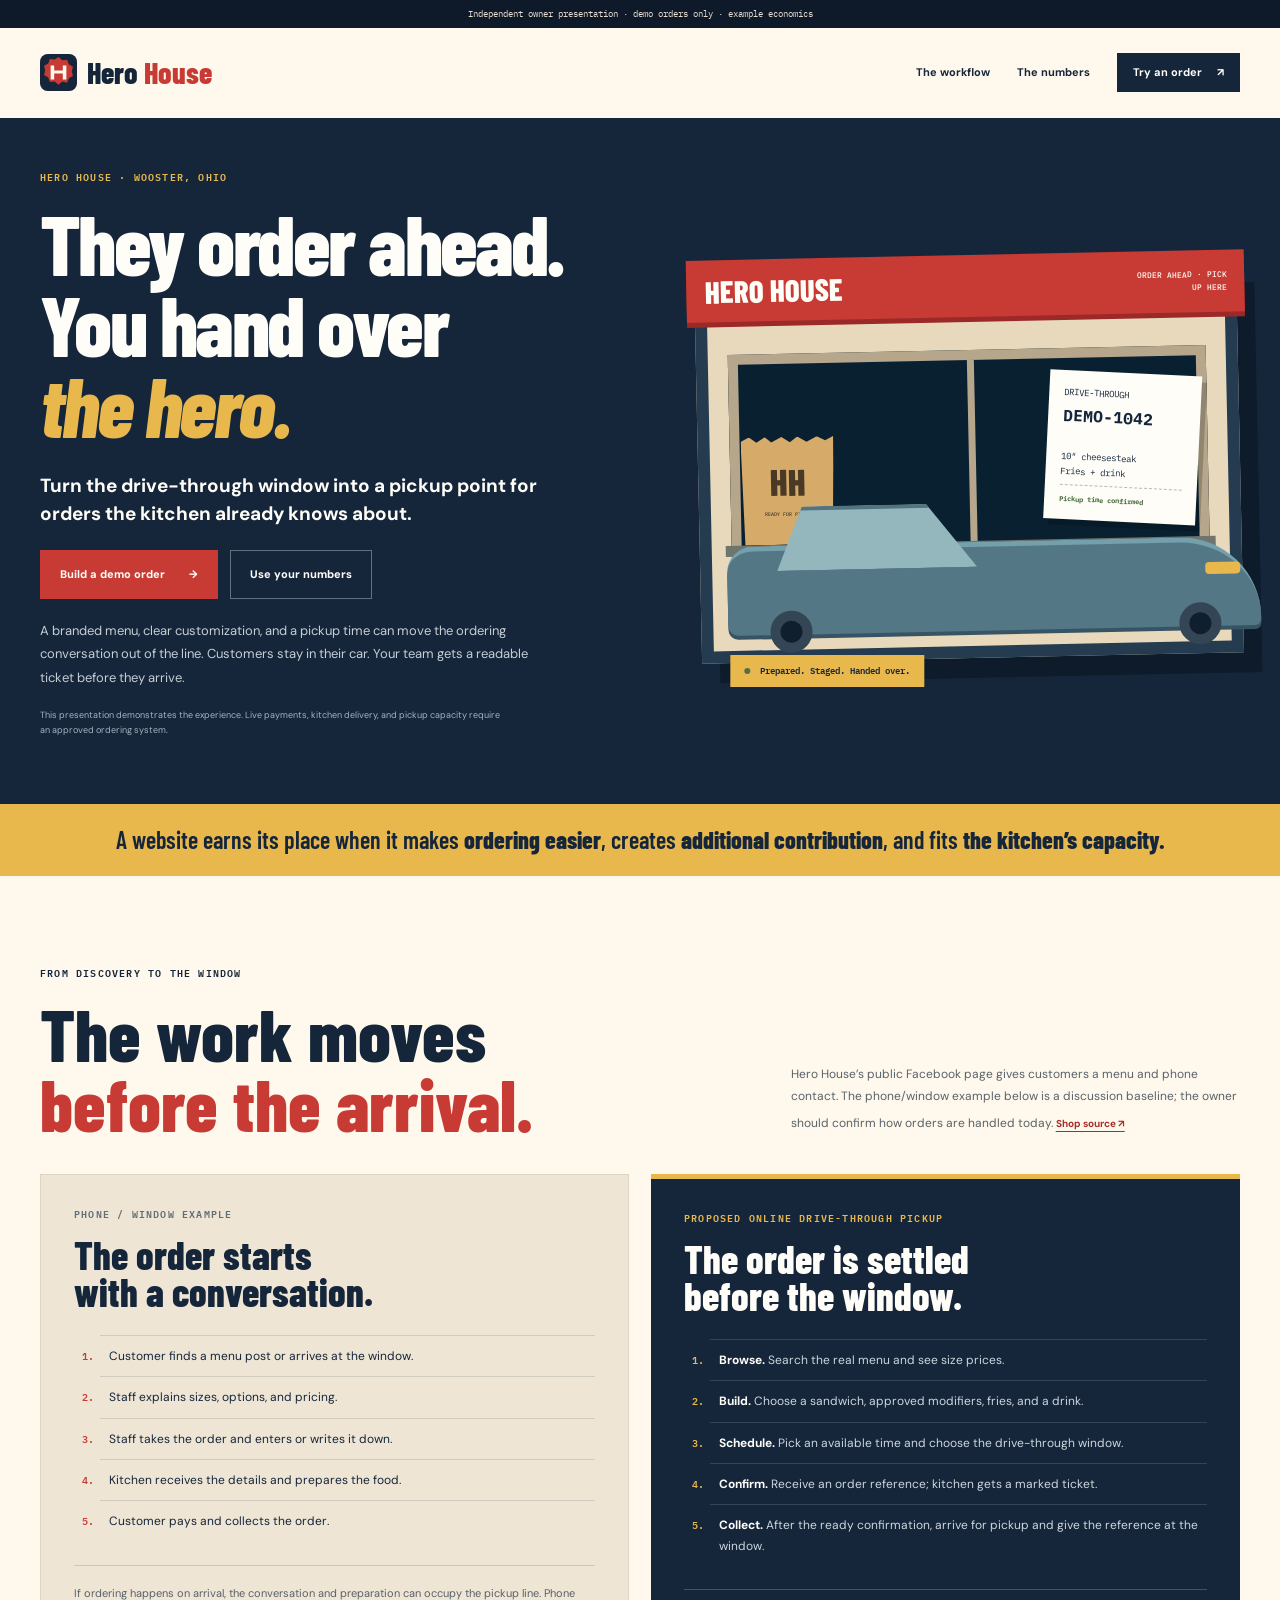
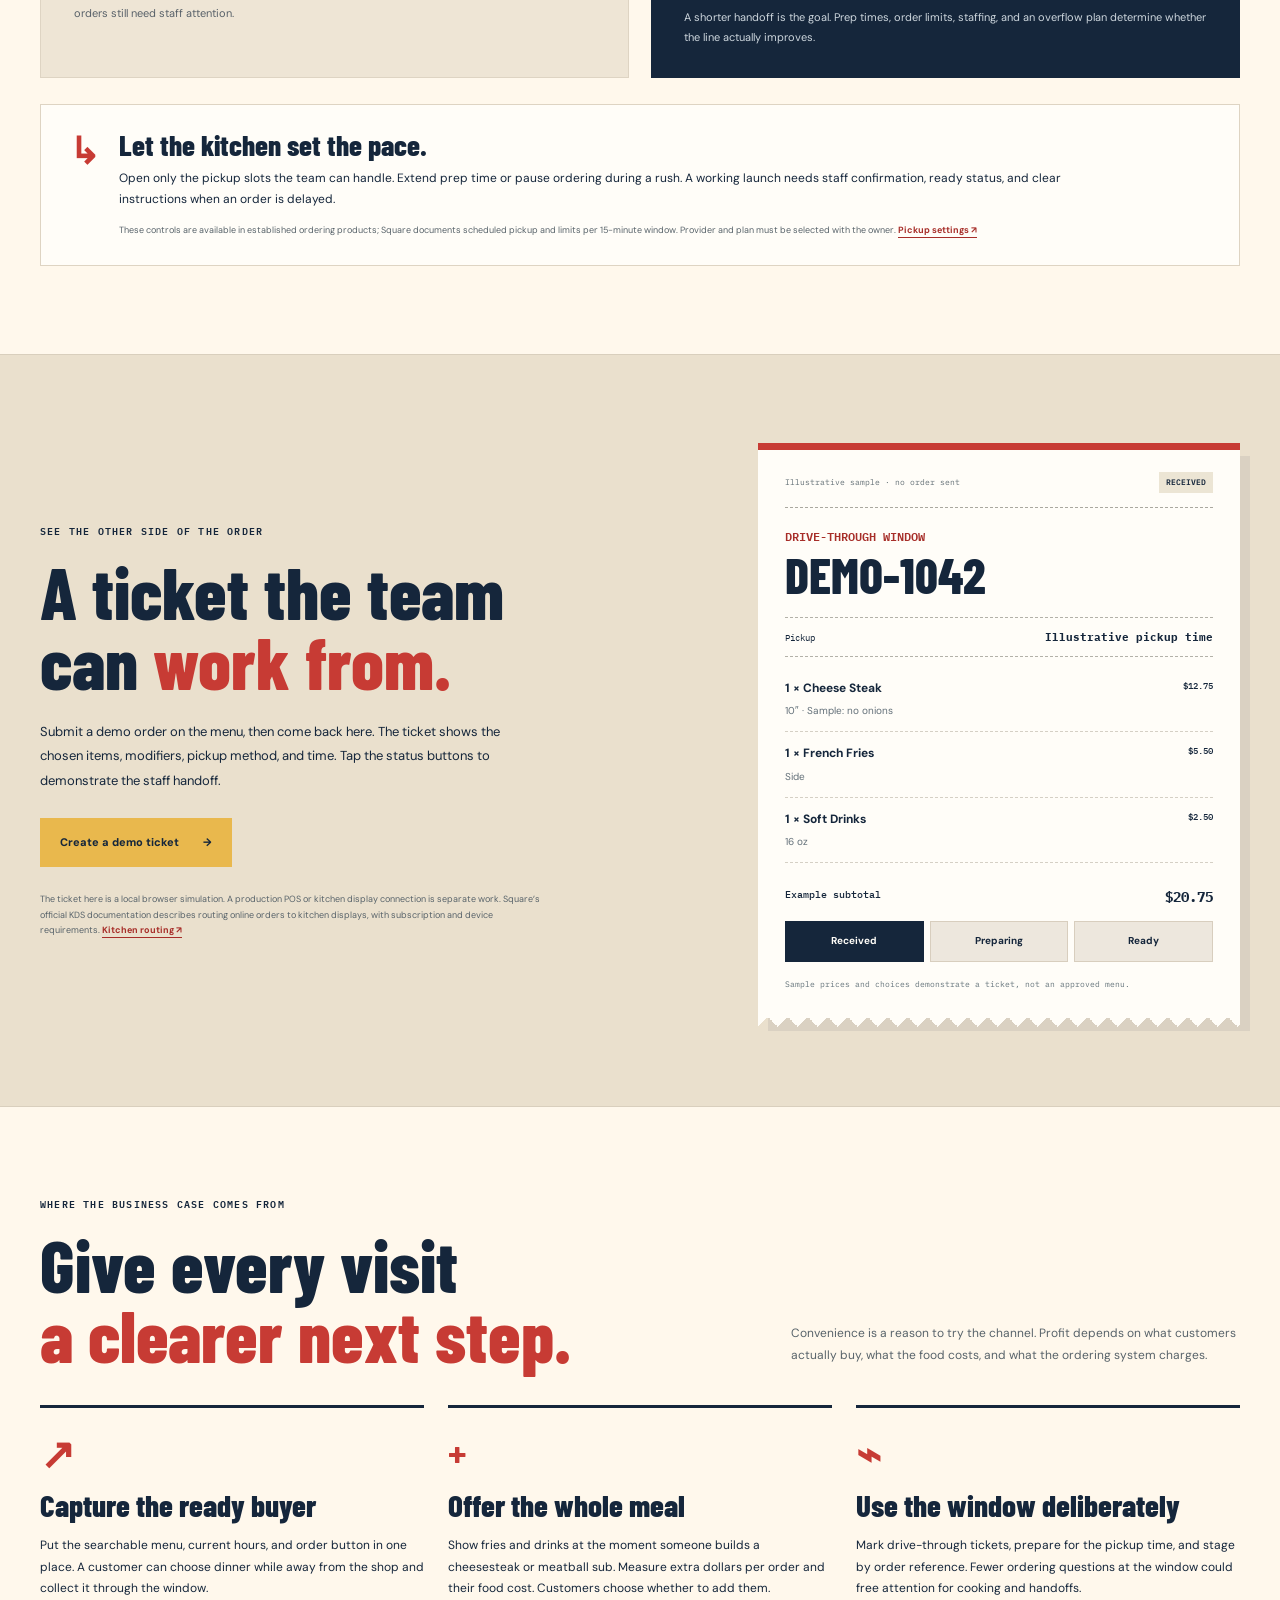
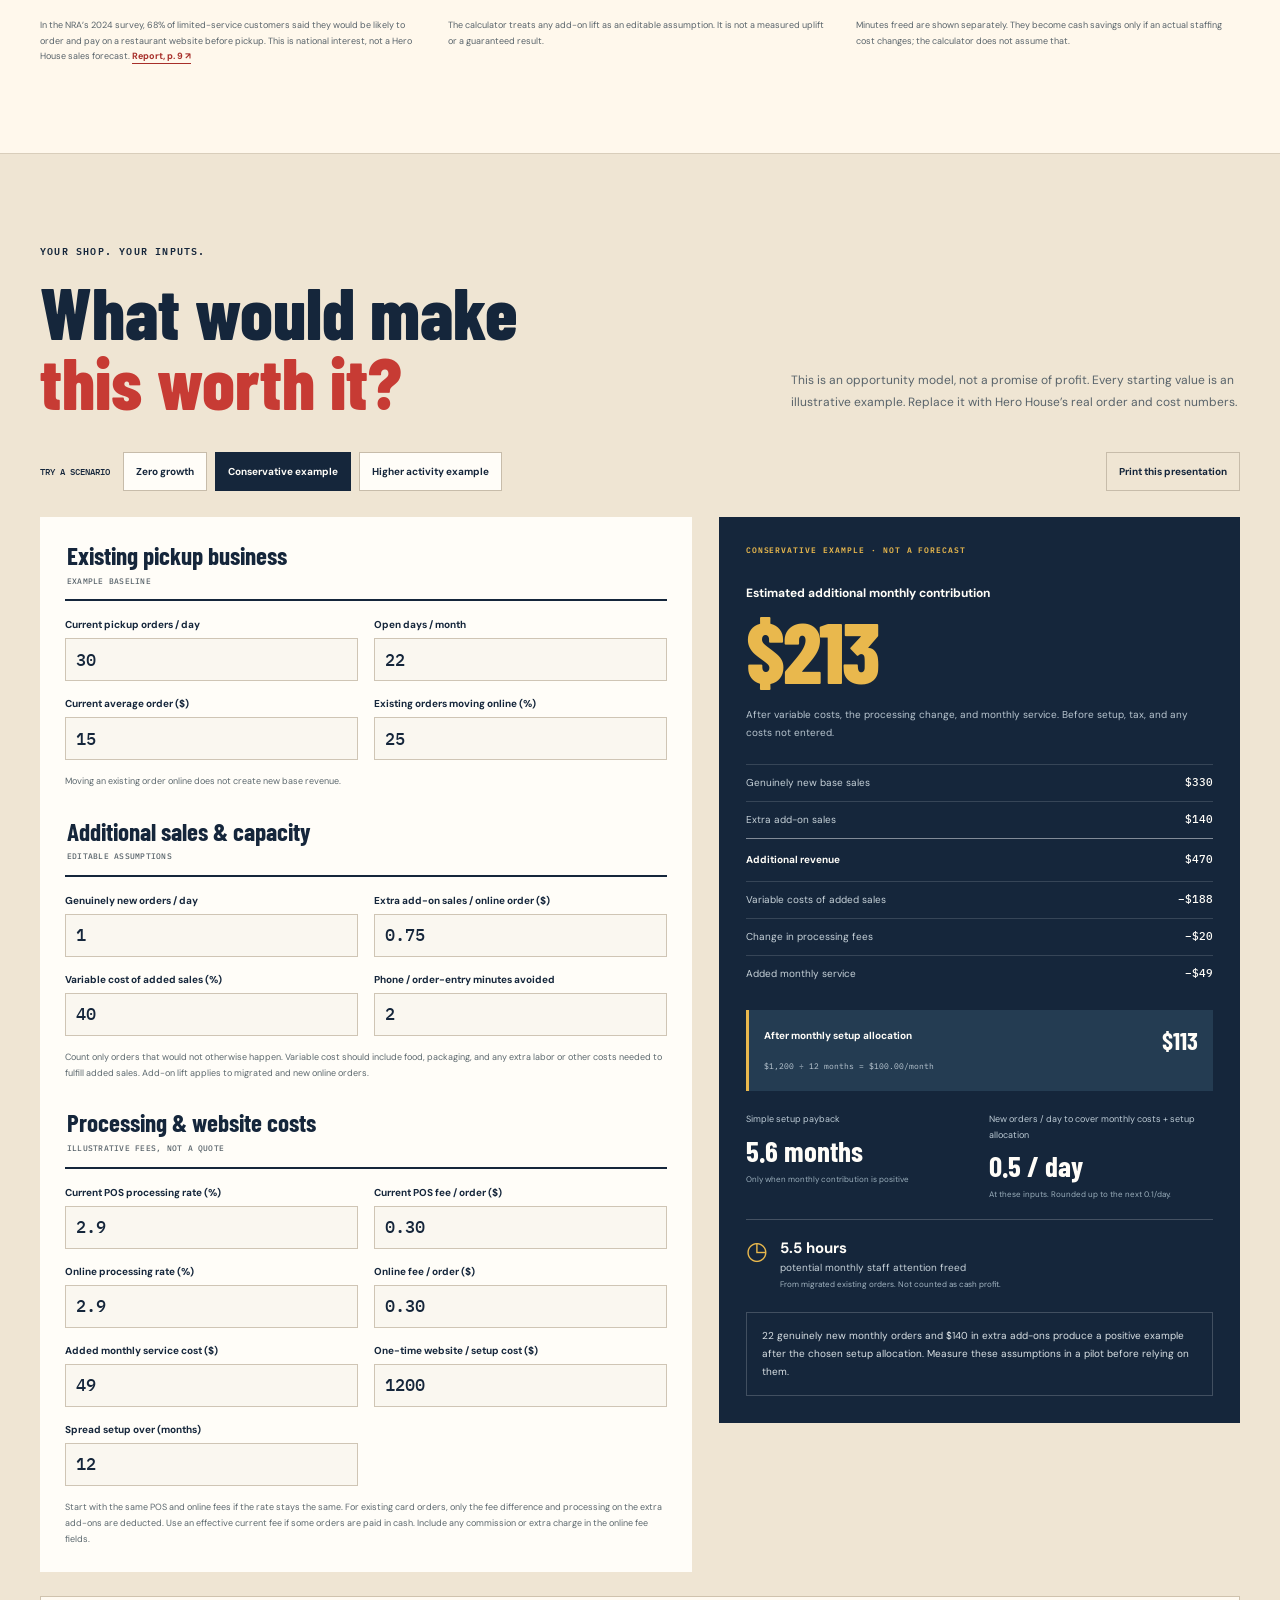
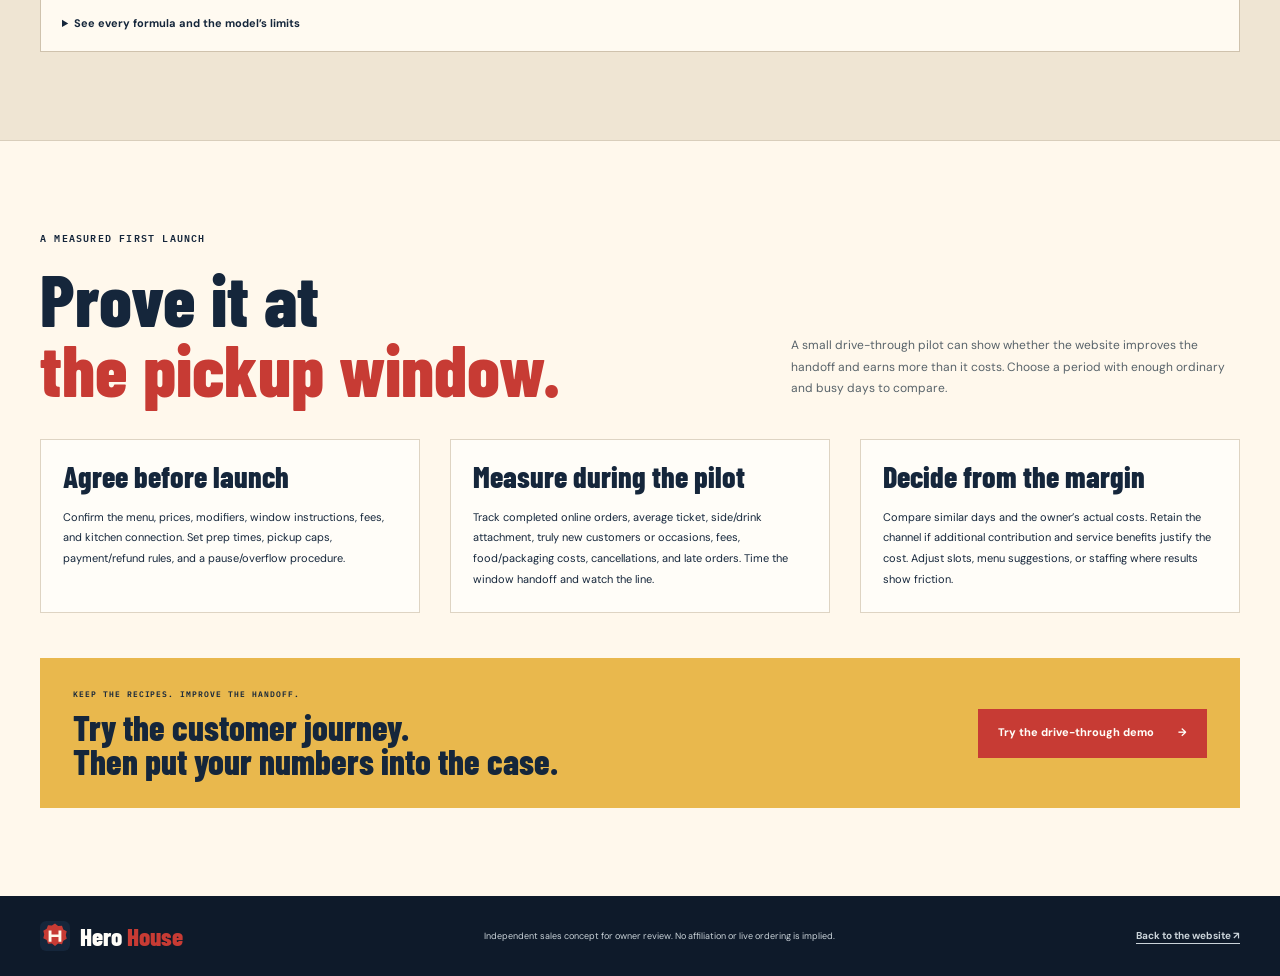
<file: owner.html>
<!doctype html>
<html lang="en">
<head>
  <meta charset="utf-8"><meta name="viewport" content="width=device-width, initial-scale=1">
  <meta name="robots" content="noindex,nofollow"><meta name="theme-color" content="#15263b">
  <meta name="description" content="See the Hero House drive-through ordering concept and explore the business case with an editable calculator.">
  <meta property="og:type" content="website"><meta property="og:title" content="Hero House — Drive-through Ordering Concept">
  <meta property="og:description" content="Order ahead. Pick up at the window. Explore the customer journey and an editable business case for Hero House.">
  <meta property="og:url" content="https://quickerflipperupper.github.io/hero-house-wooster/owner.html"><meta property="og:image" content="https://quickerflipperupper.github.io/hero-house-wooster/owner-social-card.png">
  <title>Hero House | The drive-through opportunity</title>
  <link rel="icon" href="hero-mark.svg" type="image/svg+xml">
  <link rel="preconnect" href="https://fonts.googleapis.com"><link rel="preconnect" href="https://fonts.gstatic.com" crossorigin>
  <link href="https://fonts.googleapis.com/css2?family=Barlow+Condensed:wght@500;600;700;800;900&family=DM+Sans:wght@400;500;600;700&family=IBM+Plex+Mono:wght@400;500;600&display=swap" rel="stylesheet">
  <link rel="stylesheet" href="owner.css"><script defer src="owner.js"></script>
</head>
<body>
  <a class="skip" href="#main">Skip to content</a>
  <div class="preview-note">Independent owner presentation · demo orders only · example economics</div>
  <header class="pitch-header page-width">
    <a class="brand" href="./"><img src="hero-mark.svg" alt="" width="37" height="37"><span>Hero <em>House</em></span></a>
    <nav aria-label="Owner presentation"><a href="#workflow">The workflow</a><a href="#economics">The numbers</a><a class="small-cta" href="./#order-demo">Try an order <span aria-hidden="true">↗</span></a></nav>
  </header>
  <main id="main">
    <section class="pitch-hero">
      <div class="page-width hero-grid">
        <div>
          <p class="eyebrow">Hero House · Wooster, Ohio</p>
          <h1>They order ahead.<br>You hand over<br><span>the hero.</span></h1>
          <p class="hero-lead">Turn the drive-through window into a pickup point for orders the kitchen already knows about.</p>
          <div class="hero-actions"><a class="button button-red" href="./#order-demo">Build a demo order <span aria-hidden="true">→</span></a><a class="button button-outline" href="#economics">Use your numbers</a></div>
          <p class="hero-copy">A branded menu, clear customization, and a pickup time can move the ordering conversation out of the line. Customers stay in their car. Your team gets a readable ticket before they arrive.</p>
          <p class="hero-fine">This presentation demonstrates the experience. Live payments, kitchen delivery, and pickup capacity require an approved ordering system.</p>
        </div>
        <div class="window-scene" role="img" aria-label="Illustration of a prepared order being handed to a customer at the drive-through window">
          <div class="scene-fascia"><span>HERO HOUSE</span><small>ORDER AHEAD · PICK UP HERE</small></div>
          <div class="scene-window"><div class="scene-shelf"><span class="bag">HH<small>READY FOR PICKUP</small></span></div><span class="scene-ticket">DRIVE-THROUGH<br><strong>DEMO-1042</strong><br>10″ cheesesteak<br>Fries + drink<br><b>Pickup time confirmed</b></span></div>
          <div class="scene-car" aria-hidden="true"><span></span><i></i><i></i></div>
          <div class="scene-caption"><span class="ready-dot"></span> Prepared. Staged. Handed over.</div>
        </div>
      </div>
    </section>
    <section class="thesis-band"><div class="page-width"><p>A website earns its place when it makes <strong>ordering easier</strong>, creates <strong>additional contribution</strong>, and fits <strong>the kitchen’s capacity.</strong></p></div></section>

    <section class="section page-width" id="workflow">
      <div class="section-heading"><div><p class="eyebrow">From discovery to the window</p><h2>The work moves<br><span>before the arrival.</span></h2></div><p>Hero House’s public Facebook page gives customers a menu and phone contact. The phone/window example below is a discussion baseline; the owner should confirm how orders are handled today. <a href="https://www.facebook.com/p/Hero-House-61589136044433/" target="_blank" rel="noopener">Shop source ↗</a></p></div>
      <div class="workflow-grid">
        <article class="workflow-current"><p class="panel-label">Phone / window example</p><h3>The order starts<br>with a conversation.</h3><ol><li>Customer finds a menu post or arrives at the window.</li><li>Staff explains sizes, options, and pricing.</li><li>Staff takes the order and enters or writes it down.</li><li>Kitchen receives the details and prepares the food.</li><li>Customer pays and collects the order.</li></ol><p class="workflow-summary">If ordering happens on arrival, the conversation and preparation can occupy the pickup line. Phone orders still need staff attention.</p></article>
        <article class="workflow-proposed"><p class="panel-label">Proposed online drive-through pickup</p><h3>The order is settled<br>before the window.</h3><ol><li><strong>Browse.</strong> Search the real menu and see size prices.</li><li><strong>Build.</strong> Choose a sandwich, approved modifiers, fries, and a drink.</li><li><strong>Schedule.</strong> Pick an available time and choose the drive-through window.</li><li><strong>Confirm.</strong> Receive an order reference; kitchen gets a marked ticket.</li><li><strong>Collect.</strong> After the ready confirmation, arrive for pickup and give the reference at the window.</li></ol><p class="workflow-summary">A shorter handoff is the goal. Prep times, order limits, staffing, and an overflow plan determine whether the line actually improves.</p></article>
      </div>
      <div class="capacity-note"><span aria-hidden="true">↳</span><div><h3>Let the kitchen set the pace.</h3><p>Open only the pickup slots the team can handle. Extend prep time or pause ordering during a rush. A working launch needs staff confirmation, ready status, and clear instructions when an order is delayed.</p><p class="source-note">These controls are available in established ordering products; Square documents scheduled pickup and limits per 15-minute window. Provider and plan must be selected with the owner. <a href="https://squareup.com/help/us/en/article/8608-set-up-pickup-options-for-your-online-ordering-profile" target="_blank" rel="noopener">Pickup settings ↗</a></p></div></div>
    </section>

    <section class="kitchen-section section" id="kitchen"><div class="page-width kitchen-grid">
      <div class="kitchen-copy"><p class="eyebrow">See the other side of the order</p><h2>A ticket the team<br>can <span>work from.</span></h2><p>Submit a demo order on the menu, then come back here. The ticket shows the chosen items, modifiers, pickup method, and time. Tap the status buttons to demonstrate the staff handoff.</p><a class="button button-gold" href="./#order-demo">Create a demo ticket <span aria-hidden="true">→</span></a><p class="source-note">The ticket here is a local browser simulation. A production POS or kitchen display connection is separate work. Square’s official KDS documentation describes routing online orders to kitchen displays, with subscription and device requirements. <a href="https://squareup.com/help/us/en/article/7959-route-orders-with-your-kds" target="_blank" rel="noopener">Kitchen routing ↗</a></p></div>
      <article class="kitchen-ticket" aria-labelledby="ticket-heading">
        <div class="ticket-top"><p id="ticket-source">Illustrative sample · no order sent</p><span id="ticket-status">Received</span></div>
        <p class="ticket-fulfillment" id="ticket-fulfillment">Drive-through window</p><h3 id="ticket-heading">DEMO-1042</h3><div class="ticket-pickup"><span>Pickup</span><strong id="ticket-time">Illustrative pickup time</strong></div>
        <ul id="ticket-items" class="ticket-items"></ul>
        <div class="ticket-total"><span>Example subtotal</span><strong id="ticket-total">$0.00</strong></div>
        <div class="ticket-status-controls" aria-label="Demonstrate kitchen status"><button type="button" data-status="received" aria-pressed="true">Received</button><button type="button" data-status="preparing" aria-pressed="false">Preparing</button><button type="button" data-status="ready" aria-pressed="false">Ready</button></div>
        <p class="ticket-footnote" id="ticket-footnote">Sample prices and choices demonstrate a ticket, not an approved menu.</p><p class="sr-only" id="ticket-announcement" role="status" aria-live="polite"></p>
      </article>
    </div></section>

    <section class="section page-width" id="why"><div class="section-heading"><div><p class="eyebrow">Where the business case comes from</p><h2>Give every visit<br><span>a clearer next step.</span></h2></div><p>Convenience is a reason to try the channel. Profit depends on what customers actually buy, what the food costs, and what the ordering system charges.</p></div>
      <div class="opportunity-grid">
        <article><span class="opportunity-icon" aria-hidden="true">↗</span><h3>Capture the ready buyer</h3><p>Put the searchable menu, current hours, and order button in one place. A customer can choose dinner while away from the shop and collect it through the window.</p><p class="source-note">In the NRA’s 2024 survey, 68% of limited-service customers said they would be likely to order and pay on a restaurant website before pickup. This is national interest, not a Hero House sales forecast. <a href="https://go.restaurant.org/rs/078-ZLA-461/images/NatRestAssoc_TechLandscapeReport_2024.pdf" target="_blank" rel="noopener">Report, p. 9 ↗</a></p></article>
        <article><span class="opportunity-icon" aria-hidden="true">+</span><h3>Offer the whole meal</h3><p>Show fries and drinks at the moment someone builds a cheesesteak or meatball sub. Measure extra dollars per order and their food cost. Customers choose whether to add them.</p><p class="source-note">The calculator treats any add-on lift as an editable assumption. It is not a measured uplift or a guaranteed result.</p></article>
        <article><span class="opportunity-icon" aria-hidden="true">⌁</span><h3>Use the window deliberately</h3><p>Mark drive-through tickets, prepare for the pickup time, and stage by order reference. Fewer ordering questions at the window could free attention for cooking and handoffs.</p><p class="source-note">Minutes freed are shown separately. They become cash savings only if an actual staffing cost changes; the calculator does not assume that.</p></article>
      </div>
    </section>

    <section class="economics-section section" id="economics"><div class="page-width">
      <div class="section-heading"><div><p class="eyebrow">Your shop. Your inputs.</p><h2>What would make<br><span>this worth it?</span></h2></div><p>This is an opportunity model, not a promise of profit. Every starting value is an illustrative example. Replace it with Hero House’s real order and cost numbers.</p></div>
      <noscript><p class="no-js-note">JavaScript is required for the editable calculator. The full calculation method is disclosed below.</p></noscript>
      <div class="preset-bar" role="group" aria-label="Illustrative calculator scenarios"><span>Try a scenario</span><button type="button" data-preset="zero" aria-pressed="false">Zero growth</button><button type="button" data-preset="conservative" aria-pressed="true">Conservative example</button><button type="button" data-preset="illustrative" aria-pressed="false">Higher activity example</button><button type="button" id="print-pitch">Print this presentation</button></div>
      <div class="calculator-grid">
        <form class="calculator-inputs" id="opportunity-form" aria-label="Business opportunity calculator">
          <div class="mobile-calculator-summary"><span>Additional monthly contribution<small>Before setup allocation · example inputs</small></span><output id="mobile-contribution">$0</output></div>
          <fieldset><legend>Existing pickup business <span>Example baseline</span></legend><div class="input-grid">
            <label for="base-orders">Current pickup orders / day<input id="base-orders" name="base" type="number" min="0" max="10000" step="1" value="30" inputmode="numeric"></label>
            <label for="open-days">Open days / month<input id="open-days" name="days" type="number" min="1" max="31" step="1" value="22" inputmode="numeric"></label>
            <label for="avg-ticket">Current average order ($)<input id="avg-ticket" name="ticket" type="number" min="0" max="10000" step="0.25" value="15" inputmode="decimal"></label>
            <label for="online-share">Existing orders moving online (%)<input id="online-share" name="share" type="number" min="0" max="100" step="5" value="25" inputmode="decimal"></label>
          </div><p class="field-note">Moving an existing order online does not create new base revenue.</p></fieldset>
          <fieldset><legend>Additional sales &amp; capacity <span>Editable assumptions</span></legend><div class="input-grid">
            <label for="new-orders">Genuinely new orders / day<input id="new-orders" name="newOrders" type="number" min="0" max="10000" step="0.25" value="1" inputmode="decimal"></label>
            <label for="addon-lift">Extra add-on sales / online order ($)<input id="addon-lift" name="lift" type="number" min="0" max="10000" step="0.25" value="0.75" inputmode="decimal"></label>
            <label for="variable-cost">Variable cost of added sales (%)<input id="variable-cost" name="cost" type="number" min="0" max="100" step="1" value="40" inputmode="decimal"></label>
            <label for="minutes-saved">Phone / order-entry minutes avoided<input id="minutes-saved" name="minutes" type="number" min="0" max="120" step="0.25" value="2" inputmode="decimal"></label>
          </div><p class="field-note">Count only orders that would not otherwise happen. Variable cost should include food, packaging, and any extra labor or other costs needed to fulfill added sales. Add-on lift applies to migrated and new online orders.</p></fieldset>
          <fieldset><legend>Processing &amp; website costs <span>Illustrative fees, not a quote</span></legend><div class="input-grid">
            <label for="pos-rate">Current POS processing rate (%)<input id="pos-rate" name="posRate" type="number" min="0" max="100" step="0.1" value="2.9" inputmode="decimal"></label>
            <label for="pos-fixed">Current POS fee / order ($)<input id="pos-fixed" name="posFixed" type="number" min="0" max="100" step="0.01" value="0.30" inputmode="decimal"></label>
            <label for="online-rate">Online processing rate (%)<input id="online-rate" name="onlineRate" type="number" min="0" max="100" step="0.1" value="2.9" inputmode="decimal"></label>
            <label for="online-fixed">Online fee / order ($)<input id="online-fixed" name="onlineFixed" type="number" min="0" max="100" step="0.01" value="0.30" inputmode="decimal"></label>
            <label for="monthly-cost">Added monthly service cost ($)<input id="monthly-cost" name="monthly" type="number" min="0" max="100000" step="1" value="49" inputmode="decimal"></label>
            <label for="setup-cost">One-time website / setup cost ($)<input id="setup-cost" name="setup" type="number" min="0" max="1000000" step="50" value="1200" inputmode="decimal"></label>
            <label for="recovery-months">Spread setup over (months)<input id="recovery-months" name="months" type="number" min="1" max="120" step="1" value="12" inputmode="numeric"></label>
          </div><p class="field-note">Start with the same POS and online fees if the rate stays the same. For existing card orders, only the fee difference and processing on the extra add-ons are deducted. Use an effective current fee if some orders are paid in cash. Include any commission or extra charge in the online fee fields.</p></fieldset>
          <p id="input-errors" class="input-errors" role="status" aria-live="polite"></p>
        </form>
        <aside class="calculator-results" aria-label="Calculated monthly opportunity">
          <p class="panel-label" id="scenario-label">Conservative example · not a forecast</p><p class="result-label">Estimated additional monthly contribution</p><output id="monthly-contribution" class="main-result">$0</output><p class="result-description">After variable costs, the processing change, and monthly service. Before setup, tax, and any costs not entered.</p>
          <dl class="result-ledger"><div><dt>Genuinely new base sales</dt><dd id="new-base-sales">$0</dd></div><div><dt>Extra add-on sales</dt><dd id="addon-sales">$0</dd></div><div class="ledger-subtotal"><dt>Additional revenue</dt><dd id="additional-revenue">$0</dd></div><div><dt>Variable costs of added sales</dt><dd id="variable-cost-result">−$0</dd></div><div><dt>Change in processing fees</dt><dd id="processing-cost-result">−$0</dd></div><div><dt>Added monthly service</dt><dd id="monthly-cost-result">−$0</dd></div></dl>
          <div class="after-setup"><span>After monthly setup allocation</span><strong id="after-setup">$0</strong><small id="setup-allocation">Example setup allocation</small></div>
          <div class="result-secondary"><div><span>Simple setup payback</span><strong id="payback">—</strong><small>Only when monthly contribution is positive</small></div><div><span>New orders / day to cover monthly costs + setup allocation</span><strong id="break-even">—</strong><small>At these inputs. Rounded up to the next 0.1/day.</small></div></div>
          <div class="time-result"><span aria-hidden="true">◷</span><p><strong id="hours-freed">0 hours</strong><br>potential monthly staff attention freed<br><small>From migrated existing orders. Not counted as cash profit.</small></p></div>
          <p id="scenario-insight" class="scenario-insight"></p><p class="sr-only" id="calculator-announcement" role="status" aria-live="polite" aria-atomic="true"></p>
        </aside>
      </div>
      <details class="formula-disclosure"><summary>See every formula and the model’s limits</summary><div class="formula-body">
        <p>Let <b>B</b> = existing daily pickup orders, <b>D</b> = open days/month, <b>A</b> = current average order, <b>S</b> = online share as a decimal, <b>N</b> = genuinely new daily orders, <b>L</b> = extra add-on dollars/order, <b>C</b> = variable cost share, <b>p₀/f₀</b> = current POS percentage/fixed fee, <b>p₁/f₁</b> = online percentage/fixed fee, <b>M</b> = monthly service, <b>K</b> = setup cost, <b>H</b> = setup allocation months.</p>
        <dl><div><dt>Existing online orders</dt><dd>Q = B × D × S</dd></div><div><dt>New online orders</dt><dd>R = N × D</dd></div><div><dt>Additional revenue</dt><dd>R × A + (Q + R) × L</dd></div><div><dt>Variable costs</dt><dd>Additional revenue × C</dd></div><div><dt>Processing change</dt><dd>R × ((A + L) × p₁ + f₁) + Q × (((A + L) × p₁ + f₁) − (A × p₀ + f₀))</dd></div><div><dt>Monthly contribution</dt><dd>Additional revenue − variable costs − processing change − M</dd></div><div><dt>After setup allocation</dt><dd>Monthly contribution − K ÷ H</dd></div><div><dt>Simple setup payback</dt><dd>K ÷ monthly contribution, if contribution &gt; 0. If K = 0, no setup cost to recover.</dd></div><div><dt>Attention freed (hours)</dt><dd>Q × minutes avoided per migrated order ÷ 60</dd></div><div><dt>New daily orders to break even</dt><dd>Max(0, (M + K ÷ H − Q × L × (1 − C) + Q × (((A + L) × p₁ + f₁) − (A × p₀ + f₀))) ÷ (D × ((A + L) × (1 − C − p₁) − f₁))). If each added order contributes zero or less, more orders cannot resolve a deficit in this model.</dd></div></dl>
        <p>All new orders are assumed to be online. The same add-on lift and variable cost share apply to new and migrated orders. The model does not double-count existing base sales. Processing savings are possible if the online effective rate is lower; no commission savings are assumed. Fractional orders represent a daily average.</p>
        <p>Sales tax/VAT, tips, discounts, refunds, chargebacks, marketing, additional fixed labor, rent, utilities, equipment, and financing are excluded unless included in the entered costs. Current average order and fee calculations should exclude sales tax and tips for a like-for-like comparison. This is additional contribution, not accounting net profit. It assumes sufficient demand and kitchen/window capacity and does not establish that new demand will occur.</p>
        <p>Setup allocation spreads the one-time cost for comparison; it is not a cash payment schedule. Payback assumes the monthly outcome repeats and ignores time value of money. Hero House’s economics are unknown. Values are saved only in this browser; reset with a scenario button.</p>
      </div></details>
    </div></section>

    <section class="section page-width launch-section"><div class="section-heading"><div><p class="eyebrow">A measured first launch</p><h2>Prove it at<br><span>the pickup window.</span></h2></div><p>A small drive-through pilot can show whether the website improves the handoff and earns more than it costs. Choose a period with enough ordinary and busy days to compare.</p></div>
      <div class="pilot-grid"><article><h3>Agree before launch</h3><p>Confirm the menu, prices, modifiers, window instructions, fees, and kitchen connection. Set prep times, pickup caps, payment/refund rules, and a pause/overflow procedure.</p></article><article><h3>Measure during the pilot</h3><p>Track completed online orders, average ticket, side/drink attachment, truly new customers or occasions, fees, food/packaging costs, cancellations, and late orders. Time the window handoff and watch the line.</p></article><article><h3>Decide from the margin</h3><p>Compare similar days and the owner’s actual costs. Retain the channel if additional contribution and service benefits justify the cost. Adjust slots, menu suggestions, or staffing where results show friction.</p></article></div>
      <div class="owner-cta"><div><p class="eyebrow">Keep the recipes. Improve the handoff.</p><h3>Try the customer journey.<br>Then put your numbers into the case.</h3></div><a class="button button-red" href="./#order-demo">Try the drive-through demo <span aria-hidden="true">→</span></a></div>
    </section>
  </main>
  <footer><div class="page-width"><a class="brand" href="./"><img src="hero-mark.svg" alt="" width="30" height="30"><span>Hero <em>House</em></span></a><p>Independent sales concept for owner review. No affiliation or live ordering is implied.</p><a href="./">Back to the website ↗</a></div></footer>
</body>
</html>
</file>
<file: styles.css>
:root {
  color-scheme: light;
  --ink: #17283b;
  --ink-soft: #3f4a55;
  --navy: #15263b;
  --navy-deep: #0e1a2a;
  --red: #c73b34;
  --red-dark: #a72e29;
  --gold: #e9b84d;
  --gold-light: #f5d88b;
  --paper: #fff8ec;
  --paper-deep: #f3e9d7;
  --white: #fffdf8;
  --green: #536f4a;
  --line: #ded4c3;
  --display: "Barlow Condensed", Impact, "Arial Narrow", sans-serif;
  --body: "DM Sans", "Avenir Next", Avenir, sans-serif;
  --mono: "IBM Plex Mono", "SFMono-Regular", Consolas, monospace;
  --page-width: 1240px;
  --shadow-card: 0 16px 42px rgb(32 27 18 / 7%);
}

*,
*::before,
*::after {
  box-sizing: border-box;
}

html {
  scroll-behavior: smooth;
  scroll-padding-top: 94px;
  -webkit-tap-highlight-color: transparent;
}

body {
  margin: 0;
  min-width: 320px;
  color: var(--ink);
  background: var(--paper);
  font-family: var(--body);
  font-size: 16px;
  line-height: 1.55;
  text-rendering: optimizeLegibility;
  -webkit-font-smoothing: antialiased;
  overflow-x: hidden;
}

button,
input {
  font: inherit;
}

button,
a {
  touch-action: manipulation;
}

a {
  color: inherit;
  text-underline-offset: 0.18em;
}

img,
svg {
  display: block;
  max-width: 100%;
}

button:focus-visible,
a:focus-visible,
input:focus-visible {
  outline: 3px solid #1f79a8;
  outline-offset: 3px;
}

.page-width {
  width: min(var(--page-width), calc(100% - 64px));
  margin-inline: auto;
}

.skip-link {
  position: fixed;
  z-index: 100;
  top: 12px;
  left: 12px;
  padding: 10px 14px;
  color: var(--white);
  background: var(--navy-deep);
  border-radius: 4px;
  transform: translateY(-160%);
}

.skip-link:focus {
  transform: translateY(0);
}

.concept-ribbon {
  display: flex;
  min-height: 32px;
  align-items: center;
  justify-content: center;
  gap: 10px;
  padding: 5px 18px;
  color: #f5eee1;
  background: #0c1724;
  font-family: var(--mono);
  font-size: 10px;
  letter-spacing: 0.055em;
  text-align: center;
}

.concept-ribbon__stamp {
  padding: 2px 7px;
  color: var(--navy-deep);
  background: var(--gold);
  font-size: 9px;
  font-weight: 600;
  letter-spacing: 0.09em;
  text-transform: uppercase;
}

.site-header {
  position: sticky;
  z-index: 40;
  top: 0;
  border-bottom: 1px solid rgb(21 38 59 / 10%);
  background: rgb(255 253 248 / 96%);
  backdrop-filter: blur(14px);
}

.site-header__inner {
  width: min(1320px, calc(100% - 48px));
  min-height: 78px;
  margin-inline: auto;
  display: flex;
  align-items: center;
  justify-content: space-between;
  gap: 32px;
}

.brand {
  display: inline-flex;
  align-items: center;
  gap: 9px;
  color: var(--navy);
  text-decoration: none;
  white-space: nowrap;
}

.brand__mark {
  width: 39px;
  color: var(--red);
}

.brand__wordmark {
  font-family: var(--display);
  font-size: 25px;
  font-weight: 800;
  line-height: 0.9;
  letter-spacing: -0.035em;
  text-transform: uppercase;
}

.brand__wordmark span {
  color: var(--red);
  font-style: italic;
}

.site-nav {
  display: flex;
  align-items: center;
  gap: clamp(22px, 3.2vw, 48px);
}

.site-nav > a:not(.site-nav__call) {
  color: #314153;
  font-size: 13px;
  font-weight: 700;
  text-decoration: none;
  transition: color 150ms ease;
}

.site-nav > a:not(.site-nav__call):hover {
  color: var(--red);
}

.site-nav__call {
  display: inline-flex;
  min-height: 44px;
  align-items: center;
  gap: 8px;
  padding: 0 18px;
  color: var(--white);
  background: var(--red);
  border: 1px solid var(--red);
  font-size: 12px;
  font-weight: 800;
  letter-spacing: 0.02em;
  text-decoration: none;
  transition: background-color 150ms ease, transform 150ms ease;
}

.site-nav__call:hover {
  background: var(--red-dark);
  transform: translateY(-1px);
}

.site-nav__call svg {
  width: 16px;
  height: 16px;
}

.nav-toggle {
  display: none;
}

.hero {
  position: relative;
  isolation: isolate;
  overflow: hidden;
  color: var(--white);
  background:
    radial-gradient(ellipse at 82% 36%, rgb(68 91 111 / 45%) 0, transparent 38%),
    linear-gradient(125deg, var(--navy-deep) 0%, var(--navy) 60%, #233951 100%);
}

.hero::before,
.hero::after {
  position: absolute;
  z-index: -1;
  content: "";
  pointer-events: none;
}

.hero::before {
  width: 42vw;
  height: 42vw;
  top: -19vw;
  right: -11vw;
  border: 1px solid rgb(255 248 236 / 10%);
  border-radius: 50%;
  box-shadow: 0 0 0 26px rgb(255 248 236 / 3%), 0 0 0 54px rgb(255 248 236 / 2%);
}

.hero::after {
  width: 12px;
  height: 230px;
  right: 8%;
  bottom: -62px;
  background: var(--red);
  transform: rotate(37deg);
  opacity: 0.9;
}

.hero__grain {
  position: absolute;
  z-index: -1;
  inset: 0;
  opacity: 0.14;
  background-image: radial-gradient(rgb(255 255 255 / 68%) 0.65px, transparent 0.8px);
  background-size: 9px 9px;
  mask-image: linear-gradient(90deg, transparent 0, #000 35%, #000 100%);
  pointer-events: none;
}

.hero__inner {
  display: grid;
  min-height: 620px;
  grid-template-columns: 0.93fr 1.07fr;
  align-items: center;
  gap: clamp(42px, 6vw, 96px);
  padding-block: 74px 82px;
}

.hero__copy {
  position: relative;
  z-index: 2;
  padding-bottom: 15px;
}

.eyebrow {
  margin: 0 0 15px;
  color: #616f7a;
  font-family: var(--mono);
  font-size: 10px;
  font-weight: 500;
  letter-spacing: 0.13em;
  line-height: 1.4;
  text-transform: uppercase;
}

.eyebrow--light {
  color: #e5bd61;
}

.eyebrow__star {
  margin-right: 6px;
  color: var(--red);
  font-size: 13px;
}

.eyebrow--light .eyebrow__star {
  color: var(--gold);
}

.hero h1,
.section-heading h2,
.story-copy h2,
.visit-heading h2 {
  margin: 0;
  font-family: var(--display);
  font-weight: 800;
  letter-spacing: -0.035em;
  text-transform: uppercase;
  text-wrap: balance;
}

.hero h1 {
  max-width: 620px;
  font-size: clamp(82px, 10.4vw, 144px);
  line-height: 0.77;
}

.hero h1 span {
  color: var(--gold);
  font-style: italic;
  letter-spacing: -0.065em;
}

.hero__lead {
  max-width: 470px;
  margin: 27px 0 0;
  color: #e0e6e9;
  font-size: clamp(15px, 1.3vw, 18px);
  line-height: 1.65;
  text-wrap: pretty;
}

.hero__actions {
  display: flex;
  flex-wrap: wrap;
  gap: 11px;
  margin-top: 27px;
}

.button {
  display: inline-flex;
  min-height: 52px;
  align-items: center;
  justify-content: center;
  gap: 12px;
  padding: 0 20px;
  border: 1px solid transparent;
  font-size: 12px;
  font-weight: 800;
  letter-spacing: 0.045em;
  text-decoration: none;
  text-transform: uppercase;
  transition: transform 150ms ease, background-color 150ms ease, color 150ms ease;
}

.button:hover {
  transform: translateY(-2px);
}

.button svg {
  width: 17px;
  height: 17px;
}

.button--gold {
  color: var(--navy-deep);
  background: var(--gold);
}

.button--gold:hover {
  background: var(--gold-light);
}

.button--line {
  color: var(--white);
  border-color: rgb(255 255 255 / 40%);
  background: transparent;
}

.button--line:hover {
  color: var(--navy-deep);
  background: var(--white);
}

.hero__quick-info {
  display: flex;
  align-items: center;
  gap: 22px;
  margin-top: 49px;
}

.quick-info__item {
  display: grid;
  gap: 2px;
}

.quick-info__label,
.quick-info__value {
  display: block;
}

.quick-info__label {
  color: #acb8c1;
  font-family: var(--mono);
  font-size: 9px;
  letter-spacing: 0.09em;
  text-transform: uppercase;
}

.quick-info__value {
  color: var(--white);
  font-size: 12px;
  font-weight: 700;
}

.quick-info__divider {
  width: 1px;
  height: 34px;
  background: rgb(255 255 255 / 24%);
}

.hero-art {
  position: relative;
  max-width: 620px;
  margin: 0;
  transform: rotate(1.2deg);
}

.hero-art__frame {
  position: relative;
  padding: clamp(16px, 2.5vw, 30px);
  color: var(--ink);
  background: var(--paper);
  border: 1px solid #eadabd;
  box-shadow: 15px 18px 0 rgb(5 13 22 / 28%), 0 33px 70px rgb(0 0 0 / 20%);
}

.hero-art__frame::after {
  position: absolute;
  inset: 10px;
  border: 1px solid rgb(21 38 59 / 14%);
  content: "";
  pointer-events: none;
}

.hero-art__topline,
.hero-art__caption {
  display: flex;
  align-items: center;
  justify-content: space-between;
  gap: 8px;
  font-family: var(--mono);
  font-size: 9px;
  font-weight: 600;
  letter-spacing: 0.1em;
  text-transform: uppercase;
}

.hero-art__topline {
  padding: 0 3px 9px;
}

.hero-art__spark {
  color: var(--red);
  letter-spacing: 0.25em;
}

.hero-art img {
  width: 100%;
  height: auto;
  background: #e8d7b7;
}

.hero-art__caption {
  padding: 12px 3px 1px;
  color: var(--navy);
}

.hero-art__caption span:last-child {
  color: #74756f;
  font-size: 8px;
  font-weight: 400;
  letter-spacing: 0.03em;
  text-transform: none;
}

.hero-art__seal {
  position: absolute;
  z-index: 2;
  top: -28px;
  right: -29px;
  display: grid;
  width: 124px;
  height: 124px;
  align-content: center;
  justify-items: center;
  color: var(--white);
  background: var(--red);
  border: 5px double var(--paper);
  border-radius: 50%;
  box-shadow: 0 7px 18px rgb(0 0 0 / 20%);
  text-align: center;
  transform: rotate(9deg);
}

.hero-art__seal span {
  font-family: var(--mono);
  font-size: 8px;
  font-weight: 600;
  letter-spacing: 0.1em;
}

.hero-art__seal strong {
  margin: 2px 0;
  font-family: var(--display);
  font-size: 23px;
  line-height: 0.82;
  letter-spacing: 0.025em;
}

.hero-art__credit {
  margin: 13px 0 0;
  color: #aeb9bf;
  font-family: var(--mono);
  font-size: 9px;
  text-align: right;
}

.hero__bottomline {
  display: flex;
  min-height: 48px;
  align-items: center;
  justify-content: center;
  gap: clamp(14px, 3vw, 48px);
  padding: 8px 18px;
  color: var(--navy-deep);
  background: var(--gold);
  font-family: var(--display);
  font-size: 15px;
  font-weight: 700;
  letter-spacing: 0.11em;
  text-transform: uppercase;
}

.hero__bottomline b {
  color: var(--red);
  font-size: 12px;
}

.welcome-strip {
  background: #f2e8d6;
  border-bottom: 1px solid #ded1bc;
}

.welcome-strip__inner {
  display: flex;
  min-height: 74px;
  align-items: center;
  gap: 22px;
}

.welcome-strip__label {
  flex: 0 0 auto;
  padding: 6px 9px;
  color: var(--white);
  background: var(--red);
  font-family: var(--mono);
  font-size: 9px;
  font-weight: 600;
  letter-spacing: 0.1em;
}

.welcome-strip p {
  margin: 0;
  color: #354353;
  font-size: 13px;
  font-weight: 600;
}

.welcome-strip a {
  margin-left: 9px;
  color: var(--red-dark);
  font-size: 12px;
  font-weight: 800;
  text-decoration-thickness: 1px;
}

.section-pad {
  padding-block: clamp(76px, 9vw, 124px);
}

.menu-section {
  position: relative;
  background:
    radial-gradient(ellipse at 4% 14%, rgb(233 184 77 / 11%) 0, transparent 24%),
    var(--paper);
}

.section-heading {
  display: flex;
  align-items: end;
  justify-content: space-between;
  gap: 40px;
  margin-bottom: 37px;
}

.section-heading h2,
.story-copy h2,
.visit-heading h2 {
  color: var(--navy);
  font-size: clamp(56px, 7.1vw, 94px);
  line-height: 0.86;
}

.section-heading h2 span,
.story-copy h2 span {
  color: var(--red);
  font-style: italic;
}

.menu-heading-note {
  max-width: 370px;
  padding-bottom: 6px;
}

.menu-heading-note p {
  margin: 0 0 13px;
  color: #5a6266;
  font-size: 13px;
  line-height: 1.7;
}

.text-button {
  display: inline-flex;
  min-height: 34px;
  align-items: center;
  gap: 8px;
  padding: 0;
  color: var(--red-dark);
  background: transparent;
  border: 0;
  cursor: pointer;
  font-size: 11px;
  font-weight: 800;
  text-decoration: underline;
  text-decoration-thickness: 1px;
  text-underline-offset: 3px;
}

.text-button:hover {
  color: var(--navy);
}

.text-button svg {
  width: 16px;
  height: 16px;
}

.menu-note {
  display: flex;
  align-items: center;
  gap: 12px;
  margin: 0 0 24px;
  padding: 12px 16px;
  background: #f1e8d8;
  border-left: 3px solid var(--gold);
}

.menu-note__icon {
  display: grid;
  width: 20px;
  height: 20px;
  flex: 0 0 auto;
  place-items: center;
  color: var(--navy);
  border: 1px solid #c9b98d;
  border-radius: 50%;
  font-family: var(--mono);
  font-size: 11px;
  font-weight: 600;
}

.menu-note p {
  flex: 1;
  margin: 0;
  color: #606466;
  font-size: 11px;
  line-height: 1.5;
}

.menu-note > a {
  flex: 0 0 auto;
  color: var(--navy);
  font-size: 10px;
  font-weight: 800;
  text-decoration: underline;
}

.menu-tools {
  display: grid;
  grid-template-columns: minmax(250px, 1fr) auto;
  align-items: end;
  gap: 24px;
  margin-bottom: 19px;
}

.menu-tools__search label,
.size-picker legend {
  display: block;
  margin-bottom: 7px;
  color: #57616b;
  font-family: var(--mono);
  font-size: 9px;
  font-weight: 500;
  letter-spacing: 0.075em;
  text-transform: uppercase;
}

.search-box {
  display: flex;
  min-height: 47px;
  align-items: center;
  gap: 10px;
  padding: 0 12px;
  background: var(--white);
  border: 1px solid #d8d0c3;
}

.search-box:focus-within {
  border-color: #577d92;
  box-shadow: 0 0 0 2px rgb(31 121 168 / 15%);
}

.search-box > svg {
  width: 18px;
  height: 18px;
  flex: 0 0 auto;
  color: #68727a;
}

.search-box input {
  width: 100%;
  min-width: 0;
  padding: 10px 0;
  color: var(--ink);
  background: transparent;
  border: 0;
  outline: 0;
  font-size: 13px;
}

.search-box input::placeholder {
  color: #8c9294;
}

.search-box input:focus-visible {
  outline: 0;
}

.search-clear {
  padding: 5px 3px;
  color: var(--red-dark);
  background: transparent;
  border: 0;
  cursor: pointer;
  font-size: 10px;
  font-weight: 800;
  text-decoration: underline;
}

.size-picker {
  min-width: 286px;
  margin: 0;
  padding: 0;
  border: 0;
}

.size-picker__options {
  display: flex;
  min-height: 47px;
  align-items: stretch;
  background: var(--white);
  border: 1px solid #d8d0c3;
}

.size-picker__options button {
  min-width: 72px;
  flex: 1;
  color: #4c5660;
  background: transparent;
  border: 0;
  border-right: 1px solid #e5ddd0;
  cursor: pointer;
  font-family: var(--display);
  font-size: 17px;
  font-weight: 700;
  transition: color 140ms ease, background-color 140ms ease;
}

.size-picker__options button:last-child {
  border-right: 0;
}

.size-picker__options button[aria-pressed="true"] {
  color: var(--white);
  background: var(--navy);
}

.size-picker__options button:hover:not([aria-pressed="true"]) {
  color: var(--red-dark);
  background: #f5ede0;
}

.filter-row {
  display: flex;
  gap: 8px;
  padding: 0 0 22px;
  overflow-x: auto;
  scrollbar-width: thin;
}

.filter-chip {
  min-height: 35px;
  flex: 0 0 auto;
  padding: 0 13px;
  color: #4a5660;
  background: transparent;
  border: 1px solid #d2c8b7;
  border-radius: 999px;
  cursor: pointer;
  font-size: 10px;
  font-weight: 700;
  transition: background-color 140ms ease, color 140ms ease, border-color 140ms ease;
}

.filter-chip:hover:not(.is-active) {
  color: var(--navy);
  background: #f3eadb;
  border-color: #b9a98f;
}

.filter-chip.is-active {
  color: var(--white);
  background: var(--red);
  border-color: var(--red);
}

.menu-status {
  position: absolute;
  width: 1px;
  height: 1px;
  overflow: hidden;
  clip: rect(0, 0, 0, 0);
  white-space: nowrap;
  clip-path: inset(50%);
}

.menu-groups {
  display: grid;
  gap: 43px;
}

.menu-group[hidden],
.menu-card[hidden] {
  display: none;
}

.menu-group__heading {
  display: flex;
  align-items: end;
  justify-content: space-between;
  gap: 20px;
  margin-bottom: 15px;
  padding-bottom: 12px;
  border-bottom: 1px solid #cfc3b0;
}

.menu-group__kicker {
  display: block;
  margin-bottom: 3px;
  color: #8b6033;
  font-family: var(--mono);
  font-size: 9px;
  font-weight: 500;
  letter-spacing: 0.13em;
}

.menu-group__heading h3 {
  margin: 0;
  color: var(--navy);
  font-family: var(--display);
  font-size: clamp(27px, 3vw, 36px);
  font-weight: 700;
  letter-spacing: 0.005em;
  line-height: 1;
  text-wrap: balance;
}

.menu-group__count {
  flex: 0 0 auto;
  color: #787a76;
  font-family: var(--mono);
  font-size: 9px;
  letter-spacing: 0.05em;
  text-transform: uppercase;
}

.menu-grid {
  display: grid;
  grid-template-columns: repeat(3, minmax(0, 1fr));
  gap: 13px;
}

.menu-card {
  display: flex;
  min-width: 0;
  min-height: 224px;
  flex-direction: column;
  align-items: stretch;
  padding: 17px 18px 15px;
  background: var(--white);
  border: 1px solid #e5dccd;
  box-shadow: 0 4px 13px rgb(36 29 17 / 3%);
  transition: border-color 140ms ease, box-shadow 140ms ease, transform 140ms ease;
}

.menu-card:hover {
  border-color: #c9b18d;
  box-shadow: var(--shadow-card);
  transform: translateY(-2px);
}

.menu-card--signature {
  background:
    linear-gradient(142deg, rgb(233 184 77 / 12%), transparent 42%),
    var(--white);
}

.menu-card--red {
  background:
    linear-gradient(142deg, rgb(199 59 52 / 9%), transparent 48%),
    var(--white);
}

.menu-card__topline {
  display: flex;
  min-height: 19px;
  align-items: center;
  justify-content: space-between;
  gap: 8px;
  margin-bottom: 6px;
}

.menu-card__tag {
  color: #8b6134;
  font-family: var(--mono);
  font-size: 8px;
  font-weight: 600;
  letter-spacing: 0.09em;
  text-transform: uppercase;
}

.menu-card__symbol {
  color: var(--red);
  font-size: 13px;
}

.menu-card h4 {
  margin: 0 0 7px;
  color: var(--navy);
  font-family: var(--display);
  font-size: 27px;
  font-weight: 700;
  line-height: 1.05;
  text-wrap: balance;
}

.menu-card > p {
  margin: 0 0 16px;
  color: #626a6b;
  font-size: 11px;
  line-height: 1.55;
  text-wrap: pretty;
}

.menu-prices {
  display: flex;
  align-items: end;
  gap: 8px;
  margin-top: auto;
  padding-top: 9px;
  border-top: 1px dashed #cfc6b8;
}

.menu-prices > span {
  display: grid;
  min-width: 0;
  gap: 1px;
  padding-right: 9px;
  border-right: 1px solid #e3dbcf;
}

.menu-prices > span:last-child {
  padding-right: 0;
  border-right: 0;
}

.menu-prices small,
.menu-card__single-price span {
  color: #777b79;
  font-family: var(--mono);
  font-size: 8px;
  font-weight: 400;
  letter-spacing: 0.02em;
}

.menu-prices strong,
.menu-card__single-price strong {
  color: var(--navy);
  font-size: 13px;
  font-variant-numeric: tabular-nums;
  font-weight: 800;
}

.menu-prices > span.is-selected small {
  color: var(--red-dark);
  font-weight: 600;
}

.menu-prices > span.is-selected strong {
  color: var(--red-dark);
}

.menu-card__single-price {
  display: flex;
  align-items: end;
  justify-content: space-between;
  gap: 10px;
  margin-top: auto;
  padding-top: 9px;
  border-top: 1px dashed #cfc6b8;
}

.menu-grid--compact .menu-card {
  min-height: 166px;
}

.menu-grid--compact .menu-card h4 {
  font-size: 24px;
}

.menu-group__footnote {
  margin: 10px 0 0;
  color: #777b79;
  font-size: 10px;
}

.menu-empty {
  padding: 34px 20px;
  color: #59626a;
  background: #f3ecdf;
  text-align: center;
}

.menu-empty[hidden] {
  display: none;
}

.menu-empty > span {
  color: var(--red);
  font-size: 20px;
}

.menu-empty p {
  margin: 7px 0 3px;
  font-weight: 700;
}

.order-banner {
  display: grid;
  grid-template-columns: 64px minmax(0, 1fr) auto;
  align-items: center;
  gap: 19px;
  margin-top: 40px;
  padding: 24px 28px;
  color: var(--white);
  background: var(--gold);
  background-image: linear-gradient(110deg, var(--gold) 0 75%, #f2cb70 75% 100%);
}

.order-banner__icon {
  display: grid;
  width: 56px;
  height: 56px;
  place-items: center;
  color: var(--navy);
  background: rgb(255 248 236 / 45%);
  border: 1px solid rgb(21 38 59 / 25%);
}

.order-banner__icon svg {
  width: 42px;
  height: 42px;
}

.order-banner__eyebrow {
  color: #70541f;
  font-family: var(--mono);
  font-size: 8px;
  font-weight: 600;
  letter-spacing: 0.14em;
}

.order-banner h3 {
  margin: 2px 0 3px;
  color: var(--navy);
  font-family: var(--display);
  font-size: clamp(24px, 3vw, 33px);
  font-weight: 700;
  line-height: 1;
}

.order-banner p {
  margin: 0;
  color: #514b3e;
  font-size: 10px;
}

.button--navy {
  min-height: 46px;
  color: var(--white);
  background: var(--navy);
}

.button--navy:hover {
  background: var(--navy-deep);
}

.story-section {
  overflow: hidden;
  background: #eee3d0;
  background-image: linear-gradient(110deg, rgb(255 255 255 / 32%) 0 48%, transparent 48% 100%);
}

.story-grid {
  display: grid;
  grid-template-columns: 0.92fr 1.08fr;
  align-items: center;
  gap: clamp(50px, 10vw, 138px);
}

.story-stamp {
  position: relative;
  width: min(100%, 440px);
  margin-inline: auto;
  filter: drop-shadow(10px 17px 0 rgb(21 38 59 / 10%));
  transform: rotate(-4deg);
}

.story-stamp__label {
  position: absolute;
  right: -13px;
  bottom: 30px;
  padding: 8px 12px;
  color: var(--navy);
  background: var(--gold);
  font-family: var(--mono);
  font-size: 8px;
  letter-spacing: 0.1em;
  text-transform: uppercase;
  transform: rotate(5deg);
}

.story-copy {
  max-width: 590px;
}

.story-copy h2 {
  font-size: clamp(59px, 7.1vw, 91px);
}

.story-copy__lead {
  margin: 24px 0 11px;
  color: var(--navy);
  font-size: 16px;
  font-weight: 700;
  line-height: 1.55;
  text-wrap: pretty;
}

.story-copy > p:not(.eyebrow):not(.story-copy__lead) {
  margin: 0;
  color: #5d6365;
  font-size: 12px;
  line-height: 1.8;
  text-wrap: pretty;
}

.story-link {
  display: inline-flex;
  align-items: center;
  gap: 8px;
  margin-top: 19px;
  color: var(--red-dark);
  font-size: 11px;
  font-weight: 800;
  text-decoration-thickness: 1px;
  text-underline-offset: 4px;
}

.story-link svg {
  width: 15px;
  height: 15px;
}

.story-quote {
  position: relative;
  margin-top: 32px;
  padding: 17px 20px 15px 25px;
  background: rgb(255 253 248 / 55%);
  border-left: 3px solid var(--red);
}

.story-quote__mark {
  position: absolute;
  top: 4px;
  left: 12px;
  color: rgb(199 59 52 / 25%);
  font-family: Georgia, serif;
  font-size: 44px;
  line-height: 1;
}

.story-quote p {
  margin: 0 0 4px;
  color: var(--navy);
  font-family: var(--display);
  font-size: 24px;
  font-weight: 700;
  letter-spacing: 0.01em;
}

.story-quote__source {
  color: #777b79;
  font-family: var(--mono);
  font-size: 8px;
  letter-spacing: 0.09em;
  text-transform: uppercase;
}

.visit-section {
  color: var(--white);
  background:
    radial-gradient(ellipse at 92% 8%, rgb(66 90 109 / 34%) 0, transparent 31%),
    var(--navy);
}

.visit-heading {
  display: flex;
  align-items: end;
  justify-content: space-between;
  gap: 36px;
  margin-bottom: 36px;
}

.visit-heading h2 {
  color: var(--white);
  font-size: clamp(56px, 7vw, 88px);
}

.visit-heading h2 span {
  color: var(--gold);
  font-style: italic;
}

.visit-heading__aside {
  max-width: 310px;
  margin: 0 0 2px;
  color: #c6ced2;
  font-size: 12px;
  line-height: 1.7;
}

.visit-grid {
  display: grid;
  grid-template-columns: 1.05fr 0.95fr;
  gap: 18px;
}

.map-card {
  position: relative;
  min-height: 426px;
  overflow: hidden;
  background: #dbe0d9;
  border: 1px solid rgb(255 255 255 / 18%);
}

.map-card iframe {
  display: block;
  width: 100%;
  height: 100%;
  min-height: 426px;
  border: 0;
  filter: grayscale(0.75) contrast(0.93) saturate(0.73);
}

.map-card__caption {
  position: absolute;
  right: 12px;
  bottom: 12px;
  left: 12px;
  display: flex;
  min-height: 43px;
  align-items: center;
  gap: 10px;
  padding: 0 12px;
  color: var(--navy);
  background: var(--white);
  box-shadow: 0 4px 13px rgb(0 0 0 / 15%);
  font-size: 11px;
  font-weight: 700;
}

.map-card__pin {
  color: var(--red);
  font-size: 16px;
}

.visit-details {
  display: grid;
  gap: 14px;
}

.visit-card {
  padding: 22px 24px;
  background: #20354b;
  border: 1px solid rgb(255 255 255 / 11%);
}

.visit-card__heading {
  display: flex;
  align-items: center;
  gap: 10px;
}

.visit-card__icon {
  display: grid;
  width: 29px;
  height: 29px;
  place-items: center;
  color: var(--navy);
  background: var(--gold);
  font-size: 17px;
  font-weight: 700;
}

.visit-card h3 {
  margin: 0;
  color: var(--white);
  font-family: var(--display);
  font-size: 26px;
  font-weight: 700;
  line-height: 1;
}

.visit-card__live {
  margin: 12px 0 10px;
  color: var(--gold-light);
  font-size: 11px;
  font-weight: 700;
}

.hours-list {
  margin: 0;
  padding: 0;
}

.hours-list > div {
  display: flex;
  justify-content: space-between;
  gap: 12px;
  padding: 7px 0;
  border-top: 1px solid rgb(255 255 255 / 12%);
  font-size: 10px;
}

.hours-list dt {
  color: #c5d0d6;
}

.hours-list dd {
  margin: 0;
  color: var(--white);
  font-variant-numeric: tabular-nums;
  font-weight: 700;
  text-align: right;
}

.visit-card__fine {
  margin: 8px 0 0;
  color: #a6b4bc;
  font-size: 9px;
  line-height: 1.55;
}

.visit-card--contact > p {
  margin: 9px 0 12px;
  color: #c5d0d6;
  font-size: 10px;
}

.visit-actions {
  display: grid;
  grid-template-columns: 1fr 1fr;
  gap: 8px;
}

.visit-actions a {
  display: grid;
  min-height: 56px;
  align-content: center;
  gap: 1px;
  padding: 8px 10px;
  color: var(--white);
  background: rgb(255 255 255 / 6%);
  border: 1px solid rgb(255 255 255 / 10%);
  text-decoration: none;
  transition: background-color 140ms ease, border-color 140ms ease;
}

.visit-actions a:last-child {
  grid-column: 1 / -1;
}

.visit-actions a:hover {
  background: rgb(255 255 255 / 12%);
  border-color: rgb(255 255 255 / 26%);
}

.visit-actions span {
  color: #abb9c1;
  font-family: var(--mono);
  font-size: 8px;
  letter-spacing: 0.07em;
  text-transform: uppercase;
}

.visit-actions strong {
  font-size: 10px;
  font-weight: 700;
}

.site-footer {
  color: #dce1e3;
  background: #0d1927;
}

.site-footer__main {
  display: grid;
  min-height: 145px;
  grid-template-columns: 1fr 1fr 1fr;
  align-items: center;
  gap: 25px;
  padding-block: 24px;
}

.brand--footer {
  color: var(--white);
}

.brand--footer .brand__wordmark {
  font-size: 28px;
}

.site-footer__motto {
  margin: 0;
  color: #fff5e4;
  font-family: var(--display);
  font-size: 21px;
  font-weight: 700;
  line-height: 1.05;
  text-align: center;
}

.site-footer__motto span {
  color: var(--gold);
  font-style: italic;
}

.site-footer__links {
  display: flex;
  flex-wrap: wrap;
  justify-content: end;
  gap: 10px 18px;
}

.site-footer__links a {
  color: #d0d7da;
  font-size: 10px;
  font-weight: 600;
  text-decoration: none;
}

.site-footer__links a:hover {
  color: var(--gold);
  text-decoration: underline;
}

.site-footer__bottom {
  display: flex;
  min-height: 45px;
  align-items: center;
  justify-content: space-between;
  gap: 12px;
  color: #8f9da7;
  border-top: 1px solid rgb(255 255 255 / 12%);
  font-family: var(--mono);
  font-size: 8px;
  letter-spacing: 0.025em;
}

.mobile-action-bar {
  display: none;
}

.no-js .enhanced-control {
  display: none !important;
}

@media (max-width: 980px) {
  .hero__inner {
    min-height: auto;
    grid-template-columns: 0.95fr 1.05fr;
    gap: 38px;
    padding-block: 68px 74px;
  }

  .hero h1 {
    font-size: clamp(75px, 11vw, 112px);
  }

  .hero-art__seal {
    width: 105px;
    height: 105px;
    top: -22px;
    right: -18px;
  }

  .hero-art__seal strong {
    font-size: 20px;
  }

  .menu-grid {
    grid-template-columns: repeat(2, minmax(0, 1fr));
  }

  .story-grid {
    gap: 60px;
  }

  .visit-grid {
    grid-template-columns: 1fr 0.95fr;
  }
}

@media (max-width: 720px) {
  html {
    scroll-padding-top: 72px;
  }

  body {
    padding-bottom: 68px;
    font-size: 15px;
  }

  .page-width {
    width: min(var(--page-width), calc(100% - 38px));
  }

  .concept-ribbon {
    min-height: 31px;
    gap: 7px;
    padding-inline: 8px;
    font-size: 8px;
    letter-spacing: 0.01em;
  }

  .concept-ribbon__stamp {
    font-size: 8px;
  }

  .site-header__inner {
    width: calc(100% - 36px);
    min-height: 66px;
  }

  .brand__mark {
    width: 33px;
  }

  .brand__wordmark {
    font-size: 22px;
  }

  .nav-toggle {
    display: flex;
    width: 42px;
    height: 42px;
    flex-direction: column;
    align-items: center;
    justify-content: center;
    gap: 5px;
    padding: 0;
    background: transparent;
    border: 1px solid #d5ccbd;
    cursor: pointer;
  }

  .nav-toggle span {
    width: 17px;
    height: 2px;
    background: var(--navy);
    transition: transform 140ms ease;
  }

  .nav-toggle[aria-expanded="true"] span:first-child {
    transform: translateY(3.5px) rotate(45deg);
  }

  .nav-toggle[aria-expanded="true"] span:last-child {
    transform: translateY(-3.5px) rotate(-45deg);
  }

  .js .site-nav {
    position: absolute;
    top: 100%;
    right: 0;
    left: 0;
    display: none;
    align-items: stretch;
    gap: 0;
    padding: 7px 19px 17px;
    background: var(--white);
    border-bottom: 1px solid #d8d0c3;
    box-shadow: 0 14px 20px rgb(14 26 42 / 10%);
  }

  .js .site-nav.is-open {
    display: grid;
  }

  .site-nav > a:not(.site-nav__call) {
    min-height: 45px;
    align-content: center;
    border-bottom: 1px solid #eee7dc;
  }

  .site-nav__call {
    justify-content: center;
    margin-top: 12px;
  }

  .hero__inner {
    grid-template-columns: 1fr;
    gap: 41px;
    padding-block: 56px 45px;
  }

  .hero__copy {
    padding-bottom: 0;
  }

  .hero h1 {
    font-size: clamp(81px, 21vw, 122px);
  }

  .hero__lead {
    max-width: 490px;
    margin-top: 20px;
    font-size: 14px;
  }

  .hero__actions {
    margin-top: 22px;
  }

  .button {
    min-height: 49px;
    padding-inline: 15px;
    font-size: 10px;
  }

  .hero__quick-info {
    gap: 15px;
    margin-top: 31px;
  }

  .quick-info__label {
    font-size: 8px;
  }

  .quick-info__value {
    font-size: 10px;
  }

  .hero-art {
    width: calc(100% - 15px);
    max-width: 530px;
    margin-inline: auto;
  }

  .hero-art__frame {
    padding: 17px;
  }

  .hero-art__seal {
    top: -18px;
    right: -16px;
    width: 91px;
    height: 91px;
    border-width: 4px;
  }

  .hero-art__seal strong {
    font-size: 17px;
  }

  .hero-art__seal span {
    font-size: 6px;
  }

  .hero__bottomline {
    min-height: 39px;
    gap: 12px;
    font-size: 11px;
    letter-spacing: 0.08em;
  }

  .welcome-strip__inner {
    min-height: auto;
    align-items: flex-start;
    gap: 10px;
    padding-block: 15px;
  }

  .welcome-strip__label {
    margin-top: 1px;
    padding: 5px 6px;
    font-size: 7px;
  }

  .welcome-strip p {
    font-size: 11px;
    line-height: 1.55;
  }

  .welcome-strip a {
    display: inline-block;
    margin: 3px 0 0;
    font-size: 10px;
  }

  .section-pad {
    padding-block: 74px;
  }

  .section-heading {
    display: block;
    margin-bottom: 25px;
  }

  .section-heading h2,
  .story-copy h2,
  .visit-heading h2 {
    font-size: clamp(57px, 14.5vw, 82px);
  }

  .menu-heading-note {
    max-width: 410px;
    margin-top: 15px;
  }

  .menu-heading-note p {
    margin-bottom: 7px;
    font-size: 11px;
  }

  .menu-note {
    align-items: flex-start;
    gap: 9px;
    padding: 10px;
  }

  .menu-note p {
    font-size: 9px;
  }

  .menu-note > a {
    font-size: 9px;
  }

  .menu-tools {
    grid-template-columns: 1fr;
    gap: 14px;
  }

  .size-picker {
    min-width: 0;
  }

  .size-picker__options button {
    min-height: 43px;
  }

  .filter-row {
    margin-right: -19px;
    padding-right: 19px;
  }

  .menu-group__heading h3 {
    max-width: 290px;
    font-size: 28px;
  }

  .menu-group__count {
    font-size: 8px;
  }

  .menu-grid {
    grid-template-columns: 1fr;
    gap: 9px;
  }

  .menu-card {
    min-height: auto;
    padding: 15px 15px 13px;
  }

  .menu-card h4 {
    font-size: 25px;
  }

  .menu-card > p {
    margin-bottom: 12px;
    font-size: 10px;
  }

  .menu-prices {
    gap: 13px;
  }

  .menu-prices > span {
    padding-right: 13px;
  }

  .menu-prices small {
    font-size: 8px;
  }

  .menu-prices strong {
    font-size: 12px;
  }

  .menu-grid--compact .menu-card {
    min-height: 143px;
  }

  .order-banner {
    grid-template-columns: 43px 1fr;
    gap: 12px;
    margin-top: 30px;
    padding: 17px 15px;
    background-image: none;
  }

  .order-banner__icon {
    width: 42px;
    height: 42px;
  }

  .order-banner__icon svg {
    width: 32px;
    height: 32px;
  }

  .order-banner h3 {
    font-size: 25px;
  }

  .order-banner p {
    font-size: 9px;
  }

  .order-banner .button {
    grid-column: 1 / -1;
    width: 100%;
  }

  .story-section {
    background-image: none;
  }

  .story-grid {
    grid-template-columns: 1fr;
    gap: 42px;
  }

  .story-stamp {
    width: min(78vw, 340px);
  }

  .story-copy__lead {
    margin-top: 18px;
    font-size: 14px;
  }

  .story-copy > p:not(.eyebrow):not(.story-copy__lead) {
    font-size: 11px;
  }

  .story-quote {
    margin-top: 24px;
  }

  .visit-heading {
    display: block;
    margin-bottom: 25px;
  }

  .visit-heading__aside {
    margin-top: 13px;
    font-size: 11px;
  }

  .visit-grid {
    grid-template-columns: 1fr;
  }

  .map-card,
  .map-card iframe {
    min-height: 290px;
  }

  .visit-card {
    padding: 17px 16px;
  }

  .site-footer__main {
    min-height: auto;
    grid-template-columns: 1fr 1fr;
    gap: 23px 15px;
    padding-block: 28px 20px;
  }

  .brand--footer .brand__wordmark {
    font-size: 24px;
  }

  .site-footer__motto {
    font-size: 17px;
    text-align: right;
  }

  .site-footer__links {
    grid-column: 1 / -1;
    justify-content: flex-start;
    gap: 13px 17px;
  }

  .site-footer__bottom {
    min-height: auto;
    flex-direction: column;
    align-items: flex-start;
    justify-content: center;
    gap: 3px;
    padding-block: 11px;
    font-size: 7px;
  }

  .mobile-action-bar {
    position: fixed;
    z-index: 45;
    right: 0;
    bottom: 0;
    left: 0;
    display: grid;
    grid-template-columns: 1fr 1fr;
    gap: 8px;
    padding: 8px max(12px, env(safe-area-inset-right)) calc(8px + env(safe-area-inset-bottom)) max(12px, env(safe-area-inset-left));
    background: rgb(255 253 248 / 96%);
    border-top: 1px solid #d9d0c2;
    box-shadow: 0 -7px 18px rgb(23 40 59 / 10%);
    backdrop-filter: blur(14px);
  }

  .mobile-action-bar a {
    display: flex;
    min-height: 44px;
    align-items: center;
    justify-content: center;
    gap: 8px;
    color: var(--navy);
    background: #eee5d5;
    font-size: 10px;
    font-weight: 800;
    text-decoration: none;
  }

  .mobile-action-bar a svg {
    width: 16px;
    height: 16px;
  }

  .mobile-action-bar .mobile-action-bar__call {
    color: var(--white);
    background: var(--red);
  }
}

@media (max-width: 390px) {
  .page-width {
    width: calc(100% - 30px);
  }

  .hero__actions {
    display: grid;
    grid-template-columns: 1fr 1fr;
  }

  .hero__actions .button {
    gap: 6px;
    padding-inline: 9px;
    font-size: 9px;
  }

  .hero-art__frame {
    padding: 12px;
  }

  .hero-art__topline,
  .hero-art__caption {
    font-size: 7px;
  }

  .menu-group__count {
    max-width: 75px;
    text-align: right;
  }

  .visit-actions {
    grid-template-columns: 1fr;
  }

  .visit-actions a:last-child {
    grid-column: auto;
  }
}

@media (prefers-reduced-motion: reduce) {
  html {
    scroll-behavior: auto;
  }

  *,
  *::before,
  *::after {
    animation-duration: 0.01ms !important;
    animation-iteration-count: 1 !important;
    scroll-behavior: auto !important;
    transition-duration: 0.01ms !important;
  }
}

@media print {
  :root {
    --paper: #fff;
  }

  body {
    padding: 0;
    color: #111;
    background: #fff;
    font-size: 10pt;
  }

  .concept-ribbon,
  .site-header,
  .hero,
  .welcome-strip,
  .menu-tools,
  .filter-row,
  .menu-note,
  .menu-heading-note,
  .order-banner,
  .story-section,
  .visit-section,
  .site-footer,
  .mobile-action-bar,
  .menu-empty {
    display: none !important;
  }

  .menu-section {
    padding: 0;
    background: #fff;
  }

  .page-width {
    width: 100%;
  }

  .section-heading {
    margin: 0 0 16pt;
  }

  .section-heading h2 {
    font-size: 32pt;
  }

  .menu-groups {
    gap: 18pt;
  }

  .menu-group,
  .menu-card,
  .menu-group[hidden],
  .menu-card[hidden] {
    display: block !important;
    break-inside: avoid;
  }

  .menu-grid {
    grid-template-columns: repeat(2, 1fr);
    gap: 6pt;
  }

  .menu-card {
    min-height: 0;
    padding: 8pt;
    box-shadow: none;
    border: 1px solid #bbb;
  }

  .menu-prices > span[hidden] {
    display: grid !important;
  }

  .menu-card h4 {
    font-size: 15pt;
  }

  .menu-card > p {
    font-size: 8pt;
  }
}

/* Proposed drive-through pickup experience. */
.concept-ribbon a { color: var(--gold-light); font-weight: 600; text-underline-offset: 3px; }
.pickup-preview { background: var(--white); border-bottom: 1px solid var(--line); }
.pickup-preview__grid { display: grid; grid-template-columns: 1fr 0.92fr; align-items: center; gap: clamp(32px, 6vw, 90px); }
.pickup-preview h2 { margin: 12px 0 22px; font: 800 clamp(56px, 5.8vw, 84px)/0.94 var(--display); letter-spacing: -0.025em; text-transform: uppercase; }
.pickup-preview h2 span { color: var(--red); font-style: italic; }
.pickup-preview__lead { max-width: 490px; font-size: clamp(19px, 2vw, 24px); line-height: 1.45; font-weight: 600; }
.pickup-preview p:not(.eyebrow) { max-width: 490px; }
.pickup-preview__actions { display: flex; flex-wrap: wrap; align-items: center; gap: 16px 24px; margin-top: 25px; }
.pickup-preview__owner { font-size: 13px; font-weight: 700; text-decoration-thickness: 1px; }
.pickup-preview .pickup-preview__note { margin-top: 20px; color: var(--ink-soft); font-size: 12px; line-height: 1.6; }
.pickup-route { position: relative; background: var(--paper); border: 1px solid #cbbfa7; box-shadow: 11px 11px 0 var(--paper-deep); }
.pickup-route__top { display: flex; align-items: center; justify-content: space-between; padding: 13px 20px; color: var(--white); background: var(--navy); font: 500 10px var(--mono); letter-spacing: 0.06em; }
.pickup-route__top > span:last-child { color: var(--gold); font-size: 20px; }
.pickup-route__art { width: calc(100% - 36px); margin: 18px auto 8px; }
.pickup-route__steps { display: grid; gap: 17px; padding: 18px 24px 22px; margin: 0; list-style: none; }
.pickup-route__steps li { display: flex; gap: 13px; align-items: flex-start; }
.pickup-route__steps li > span { display: grid; width: 26px; height: 26px; flex: 0 0 auto; place-items: center; border: 1px solid #c8baa1; color: var(--red-dark); font: 700 14px var(--mono); border-radius: 50%; }
.pickup-route__steps strong { display: block; font-size: 14px; }
.pickup-route__steps p { margin: 4px 0 0; color: var(--ink-soft); font-size: 12px; line-height: 1.45; }
.pickup-route__bottom { padding: 14px 24px; border-top: 1px dashed #bfae90; background: var(--gold-light); }
.pickup-route__bottom span { display: block; font: 500 9px var(--mono); letter-spacing: 0.03em; }
.pickup-route__bottom strong { display: block; margin-top: 5px; font: 700 23px var(--display); }
@media (max-width: 980px) {
  .site-nav { gap: 21px; }
  .pickup-preview__grid { gap: 35px; }
}
@media (max-width: 720px) {
  .concept-ribbon { flex-wrap: wrap; gap: 4px 9px; padding: 8px 14px; }
  .concept-ribbon a { flex-basis: 100%; padding: 3px; }
  .pickup-preview__grid { grid-template-columns: 1fr; gap: 30px; }
  .pickup-preview h2 { font-size: 60px; }
  .pickup-preview__actions .button { width: 100%; }
  .pickup-route { margin-right: 8px; }
  .pickup-preview__lead { font-size: 20px; }
}
@media print { .pickup-preview, .concept-ribbon a { display: none; } }
</file>
<file: order-demo.css>
/* Ordering concept: deli paper, a clear customer bag, and a perforated kitchen ticket. */
.od-modal-open { overflow: hidden; }
.od-dialog {
  width: min(940px, calc(100vw - 40px));
  max-width: 940px;
  max-height: min(900px, calc(100dvh - 40px));
  margin: auto;
  padding: 0;
  overflow: auto;
  color: var(--navy, #15263b);
  background: var(--paper, #fff8ed);
  border: 1px solid #d8ccba;
  box-shadow: 0 30px 110px rgb(5 15 27 / 38%);
  font-family: var(--body, "DM Sans", sans-serif);
  font-size: 14px;
}
.od-dialog::backdrop { background: rgb(8 18 31 / 72%); backdrop-filter: blur(5px); }
.od-dialog *, .od-launcher *, .od-toast { box-sizing: border-box; }
.od-dialog button, .od-dialog input, .od-dialog textarea, .od-dialog select { font: inherit; }
.od-dialog button { cursor: pointer; }
.od-dialog button:disabled { cursor: default; }
.od-dialog :focus-visible, .od-menu-add:focus-visible, .od-launcher:focus-visible { outline: 3px solid #c73b34; outline-offset: 3px; }
.od-shell { min-height: 430px; }
.od-header { display: flex; align-items: center; justify-content: space-between; gap: 20px; padding: 24px 30px 18px; background: #fffdf8; }
.od-eyebrow { display: block; margin: 0; color: #826227; font-family: var(--mono, "IBM Plex Mono", monospace); font-size: 9px; font-weight: 600; line-height: 1.5; letter-spacing: .12em; }
.od-title { margin: 4px 0 0; color: var(--navy); font-family: var(--display, "Barlow Condensed", sans-serif); font-size: clamp(30px, 4vw, 40px); font-weight: 800; line-height: 1; }
.od-close { display: grid; flex: 0 0 44px; width: 44px; height: 44px; place-items: center; padding: 0; color: var(--navy); background: transparent; border: 1px solid #d7cebf; font-size: 29px !important; line-height: 1; }
.od-close:hover { color: #fff; background: var(--navy); border-color: var(--navy); }
.od-demo-notice { margin: 0; padding: 11px 30px; color: #fff8ed; background: var(--red, #c73b34); font-family: var(--mono); font-size: 10px; line-height: 1.5; letter-spacing: .025em; }
.od-body { padding: 0 30px 28px; }
.od-progress { display: flex; justify-content: space-between; gap: 12px; margin: 0 0 23px; padding: 21px 0 17px; border-bottom: 1px solid #ded2bf; list-style: none; }
.od-progress__step { display: flex; align-items: center; gap: 7px; color: #777c7b; font-size: 10px; font-weight: 600; line-height: 1.3; }
.od-progress__number { display: grid; flex: 0 0 24px; width: 24px; height: 24px; place-items: center; color: #777c7b; background: #eee5d6; border: 1px solid #d9ccba; font-family: var(--mono); font-size: 10px; }
.od-progress__step.is-current { color: var(--navy); }
.od-progress__step.is-current .od-progress__number { color: #fff8ed; background: var(--navy); border-color: var(--navy); }
.od-cart-layout { display: grid; grid-template-columns: minmax(0, 1fr) 310px; align-items: start; gap: 25px; }
.od-cart-content { min-width: 0; }
.od-cart-content__heading { display: flex; align-items: center; justify-content: space-between; gap: 12px; margin-bottom: 13px; }
.od-cart-content__heading h3 { margin: 0; font-family: var(--display); font-size: 30px; line-height: 1; }
.od-text-button { padding: 4px 0; color: var(--red-dark, #ab2c27); background: transparent; border: 0; font-size: 11px !important; font-weight: 700 !important; text-align: left; text-decoration: underline; text-underline-offset: 3px; }
.od-text-button:hover, .od-text-link:hover { color: var(--navy); }
.od-text-button--muted { color: #6c716f; }
.od-text-link { color: var(--red-dark, #ab2c27); font-size: 11px; font-weight: 700; text-underline-offset: 3px; }
.od-cart-list { margin: 0; padding: 0; list-style: none; }
.od-cart-line { padding: 15px 0 16px; border-top: 1px solid #ddd1bf; }
.od-cart-line__top { display: flex; align-items: start; justify-content: space-between; gap: 12px; }
.od-cart-line h4 { margin: 0; color: var(--navy); font-family: var(--display); font-size: 26px; font-weight: 700; line-height: 1; }
.od-price { flex: 0 0 auto; padding-top: 2px; font-size: 13px; font-variant-numeric: tabular-nums; }
.od-cart-line__details { margin: 5px 0 0; color: #646b6c; font-size: 10px; line-height: 1.5; }
.od-cart-line__note { margin: 7px 0 0; padding: 6px 9px; color: #655124; background: #f4e4bd; font-size: 10px; line-height: 1.4; overflow-wrap: anywhere; }
.od-cart-line__controls { display: flex; align-items: center; gap: 14px; margin-top: 12px; }
.od-quantity-stepper { display: inline-flex; align-items: center; min-height: 44px; border: 1px solid #cfc1ad; }
.od-quantity-stepper button { width: 44px; height: 44px; padding: 0; color: var(--navy); background: #fffdf8; border: 0; font-size: 17px; }
.od-quantity-stepper button:hover:not(:disabled) { background: #ebddc6; }
.od-quantity-stepper button:disabled { color: #bbb4a7; }
.od-quantity-stepper span { width: 25px; text-align: center; font-size: 11px; font-weight: 700; font-variant-numeric: tabular-nums; }
.od-cart-line__controls .od-text-button { min-height: 44px; padding-inline: 3px; }
.od-primary, .od-secondary { display: inline-flex; min-height: 46px; align-items: center; justify-content: center; gap: 18px; padding: 12px 15px; border: 1px solid transparent; font-size: 12px !important; font-weight: 800 !important; line-height: 1.4; text-align: center; text-decoration: none; transition: background-color 140ms ease; }
.od-primary { color: #fff8ed; background: var(--navy); }
.od-primary:hover { color: #fff8ed; background: #253e59; }
.od-primary:disabled { color: #82817c; background: #ded6c7; }
.od-secondary { color: var(--navy); background: #fffdf8; border-color: #cfc1ad; }
.od-secondary:hover { background: #ebddc6; }
.od-field-label { display: block; margin: 0 0 8px; color: var(--navy); font-size: 11px; font-weight: 800; line-height: 1.5; }
.od-field { margin-top: 20px; }
.od-field-help { margin: 8px 0 0; color: #747973; font-size: 10px; line-height: 1.6; text-wrap: pretty; }
.od-select, .od-textarea, .od-quantity-input { width: 100%; min-height: 43px; padding: 10px 11px; color: var(--navy); background: #fffdf8; border: 1px solid #cbbfaa; border-radius: 0; font-size: 12px !important; line-height: 1.5; }
.od-select { padding-right: 26px; }
.od-textarea { min-height: 82px; resize: vertical; }
.od-select:hover, .od-textarea:hover, .od-quantity-input:hover { border-color: var(--navy); }
.od-options { min-width: 0; margin: 22px 0 0; padding: 0; border: 0; }
.od-summary { padding: 20px; background: #efe4d2; border: 1px solid #dacbb5; }
.od-summary__topline { display: flex; justify-content: space-between; align-items: center; gap: 8px; }
.od-summary .od-eyebrow { font-size: 8px; }
.od-demo-stamp { padding: 3px 5px; color: var(--red-dark); border: 1px solid var(--red); font-family: var(--mono); font-size: 8px; font-weight: 700; letter-spacing: .1em; }
.od-summary h3 { max-width: 240px; margin: 17px 0 0; font-family: var(--display); font-size: 35px; font-weight: 800; line-height: .97; }
.od-pickup-option { display: flex; align-items: start; gap: 8px; padding: 10px 0; cursor: pointer; }
.od-pickup-option + .od-pickup-option { border-top: 1px solid #d8cab4; }
.od-pickup-option input { width: 16px; height: 16px; margin: 2px 0 0; accent-color: var(--red); }
.od-pickup-option strong { display: block; font-size: 11px; }
.od-pickup-option small { display: block; margin-top: 2px; color: #69706e; font-size: 10px; line-height: 1.4; }
.od-totals { margin: 23px 0 0; padding: 14px 0 0; border-top: 2px solid var(--navy); }
.od-totals__main { display: flex; align-items: center; justify-content: space-between; gap: 10px; }
.od-totals dt { font-size: 11px; font-weight: 700; }
.od-totals dd { margin: 0; font-size: 22px; font-weight: 800; font-variant-numeric: tabular-nums; }
.od-summary__fine { margin: 8px 0 16px; color: #68706c; font-size: 9px; line-height: 1.65; }
.od-checkout { width: 100%; justify-content: space-between; }
.od-summary__safe { margin: 8px 0 0; color: #6a705d; font-size: 8px; line-height: 1.5; text-align: center; }
.od-owner-link { display: flex; flex-wrap: wrap; justify-content: space-between; gap: 5px 12px; margin-top: 24px; padding-top: 17px; border-top: 1px solid #ded2bf; }
.od-owner-link > span { color: #737973; font-size: 10px; }
.od-empty { padding: 10px 0 15px; }
.od-empty__mark { display: grid; width: 55px; height: 55px; place-items: center; color: var(--navy); background: var(--gold); font-size: 29px; }
.od-empty h3 { margin: 18px 0 10px; font-family: var(--display); font-size: 44px; font-weight: 800; line-height: .97; }
.od-empty > p { max-width: 350px; margin: 0 0 20px; color: #646b69; font-size: 12px; line-height: 1.7; }
.od-empty > .od-secondary { width: 100%; margin-top: 15px; }
.od-empty > .od-text-button { display: block; margin-top: 10px; }
.od-favorites { display: grid; gap: 7px; }
.od-favorite { position: relative; display: grid; gap: 4px; width: 100%; min-height: 70px; padding: 12px 44px 12px 14px; color: var(--navy); background: #fffdf8; border: 1px solid #ddd0bb; text-align: left; }
.od-favorite > span:first-child { font-family: var(--display); font-size: 24px; font-weight: 700; line-height: 1; }
.od-favorite strong { color: #72756c; font-size: 10px; }
.od-favorite__arrow { position: absolute; top: 50%; right: 16px; transform: translateY(-50%); color: var(--red); font-size: 22px; }
.od-favorite:hover { background: #f4e7d1; border-color: #baa98e; }
.od-suggestions { margin-top: 18px; padding: 18px 15px; background: #f3e5c9; }
.od-suggestions h4 { margin: 4px 0 14px; font-family: var(--display); font-size: 28px; line-height: 1; }
.od-suggestions__items { display: grid; grid-template-columns: repeat(2, minmax(0, 1fr)); gap: 8px; }
.od-suggestion { position: relative; display: grid; gap: 4px; padding: 10px 27px 10px 10px; color: var(--navy); background: #fffdf8; border: 1px solid #d2bf9e; text-align: left; }
.od-suggestion:hover { background: #fff7e6; border-color: var(--navy); }
.od-suggestion > span:first-child { font-size: 11px; font-weight: 700; }
.od-suggestion strong { color: #74756b; font-size: 9px; }
.od-suggestion__plus { position: absolute; top: 10px; right: 9px; color: var(--red); font-size: 16px; }
.od-suggestions .od-field-help { font-size: 9px; }
.od-config-layout { display: grid; grid-template-columns: minmax(0, 1fr) 265px; gap: 30px; align-items: start; }
.od-item-heading { margin: 18px 0 10px; color: var(--navy); font-family: var(--display); font-size: 43px; font-weight: 800; line-height: .98; }
.od-description { margin: 0; color: #616b68; font-size: 12px; line-height: 1.7; text-wrap: pretty; }
.od-size-options { display: grid; grid-template-columns: repeat(3, minmax(0, 1fr)); gap: 8px; }
.od-size-option { position: relative; cursor: pointer; }
.od-size-option input { position: absolute; top: 10px; left: 9px; width: 14px; height: 14px; margin: 0; accent-color: var(--red); }
.od-size-option__visual { display: grid; gap: 6px; min-height: 83px; align-content: center; padding: 27px 10px 9px; color: var(--navy); background: #fffdf8; border: 1px solid #cfc1ad; text-align: center; }
.od-size-option__visual strong { font-family: var(--display); font-size: 27px; font-weight: 700; line-height: 1; }
.od-size-option__visual > span { color: #6e736b; font-size: 11px; font-weight: 700; }
.od-size-option input:checked + .od-size-option__visual { background: #f3e4c5; border-color: var(--red); box-shadow: inset 0 0 0 1px var(--red); }
.od-size-option input:focus-visible + .od-size-option__visual { outline: 3px solid var(--red); outline-offset: 3px; }
.od-size-option input:focus-visible { outline: 0; }
.od-submit-row { display: flex; align-items: end; gap: 12px; margin-top: 21px; }
.od-config-quantity { flex: 0 0 70px; }
.od-config-quantity .od-field-label { margin-bottom: 5px; }
.od-quantity-input { height: 46px; text-align: center; }
.od-submit-row .od-primary { flex: 1; justify-content: space-between; }
.od-submit-row .od-primary strong { white-space: nowrap; font-variant-numeric: tabular-nums; }
.od-window-card { padding: 26px 24px; color: #fff8ed; background: var(--navy); border: 1px solid #3c4d5e; }
.od-window-card__mark { display: grid; width: 48px; height: 48px; place-items: center; margin-bottom: 22px; color: var(--navy); background: var(--gold); font-family: var(--display); font-size: 34px; font-weight: 800; transform: rotate(-5deg); }
.od-window-card .od-eyebrow { color: var(--gold); font-size: 8px; }
.od-window-card h3 { margin: 13px 0; color: #fff8ed; font-family: var(--display); font-size: 46px; font-weight: 800; line-height: .98; }
.od-window-card > p:not(.od-eyebrow) { margin: 0; color: #c6d0d7; font-size: 11px; line-height: 1.7; }
.od-mini-steps { margin: 21px 0; padding: 0; list-style: none; counter-reset: pickup-steps; }
.od-mini-steps li { position: relative; min-height: 30px; margin-top: 12px; padding-left: 30px; color: #fff8ed; font-size: 11px; line-height: 1.6; counter-increment: pickup-steps; }
.od-mini-steps li::before { position: absolute; left: 0; top: 0; display: grid; width: 22px; height: 22px; place-items: center; color: var(--gold); border: 1px solid #6e7a7e; font-family: var(--mono); font-size: 9px; content: counter(pickup-steps); }
.od-window-card > .od-window-card__fine { padding-top: 17px; color: #9fadb5 !important; border-top: 1px solid #415264; font-size: 9px !important; }
.od-confirm-layout { display: grid; grid-template-columns: minmax(0, 1fr) 330px; align-items: start; gap: 38px; }
.od-confirm-mark { display: grid; width: 47px; height: 47px; place-items: center; margin-bottom: 20px; color: #fff8ed; background: #40654b; font-size: 27px; font-weight: 700; }
.od-confirm-copy h3 { max-width: 340px; margin: 10px 0 16px; font-family: var(--display); font-size: 54px; font-weight: 800; line-height: .97; }
.od-confirm-pickup { margin-top: 22px; padding: 15px 16px; background: #eee2ce; border-left: 3px solid var(--gold); }
.od-confirm-pickup .od-field-label { margin-bottom: 6px; font-size: 10px; }
.od-confirm-pickup strong { font-size: 15px; }
.od-confirm-pickup p { margin: 5px 0 0; color: #6f746b; font-size: 10px; line-height: 1.6; }
.od-journey { margin: 22px 0; padding-left: 20px; color: #6a736e; font-size: 11px; line-height: 1.65; }
.od-journey li { padding: 0 0 9px 4px; }
.od-journey li::marker { color: var(--red); font-family: var(--mono); font-weight: 600; }
.od-confirm-actions { display: grid; gap: 9px; }
.od-ticket { position: relative; padding: 25px 22px 26px; color: var(--navy); background: #fffdf8; border: 1px solid #d8d0c1; box-shadow: 5px 7px 0 #ded4c3; font-family: var(--mono); }
.od-ticket::before, .od-ticket::after { position: absolute; right: -1px; left: -1px; height: 5px; background: linear-gradient(135deg, transparent 5px, #fffdf8 0) 0 0 / 10px 5px repeat-x, linear-gradient(225deg, transparent 5px, #fffdf8 0) 0 0 / 10px 5px repeat-x; content: ""; }
.od-ticket::before { top: -5px; }
.od-ticket::after { bottom: -5px; transform: rotate(180deg); }
.od-ticket__brand { display: grid; gap: 5px; text-align: center; }
.od-ticket__brand > strong { font-family: var(--display); font-size: 36px; font-weight: 800; line-height: 1; letter-spacing: .035em; }
.od-ticket__brand > span { color: #7b7c70; font-size: 8px; }
.od-ticket__demo { margin-top: 8px; padding: 5px 3px; color: var(--red-dark); border-top: 1px solid #c73b34; border-bottom: 1px solid #c73b34; font-size: 8px; letter-spacing: .025em; }
.od-ticket__reference { display: flex; align-items: center; justify-content: space-between; gap: 8px; margin: 17px 0; font-size: 10px; font-weight: 600; }
.od-ticket__pickup { padding: 9px; color: #fff8ed; background: var(--navy); font-size: 11px; font-weight: 600; line-height: 1.5; text-align: center; }
.od-ticket__time { margin: 9px 0 16px; color: #777969; font-size: 8px; line-height: 1.6; text-align: center; }
.od-ticket__items { margin: 0; padding: 0; list-style: none; }
.od-ticket__item { padding: 11px 0; border-top: 1px dashed #bfb59f; }
.od-ticket__item-main { display: flex; align-items: start; justify-content: space-between; gap: 12px; font-size: 10px; line-height: 1.6; }
.od-ticket__item-main strong:last-child { flex: 0 0 auto; font-variant-numeric: tabular-nums; }
.od-ticket__item > p { margin: 4px 0 0; color: #707564; font-size: 9px; line-height: 1.6; }
.od-ticket__item > .od-ticket__request { color: var(--red-dark); overflow-wrap: anywhere; }
.od-ticket__subtotal { display: flex; justify-content: space-between; gap: 15px; margin-top: 13px; padding-top: 13px; border-top: 2px solid var(--navy); font-size: 10px; font-variant-numeric: tabular-nums; }
.od-ticket__status { margin-top: 20px; padding: 9px 5px; color: #6e5c37; background: #f4e2bb; border: 1px dashed #baa36f; font-size: 9px; font-weight: 600; line-height: 1.5; text-align: center; }
.od-ticket__status.is-preparing { color: var(--red-dark); background: #f9e5d8; border-color: #bc7764; }
.od-ticket__status.is-ready { color: #2b633c; background: #e2edda; border-color: #6f9773; }
.od-ticket__foot { margin: 14px 0 0; color: #98988a; font-size: 8px; line-height: 1.7; text-align: center; white-space: pre-line; }
.od-kitchen-controls { margin-top: 24px; }
.od-kitchen-controls .od-field-label { font-size: 10px; }
.od-kitchen-controls__buttons { display: grid; grid-template-columns: repeat(3, minmax(0, 1fr)); gap: 6px; }
.od-status-button { min-height: 41px; padding: 8px 5px; color: var(--navy); background: #fffdf8; border: 1px solid #cfc1ad; font-size: 9px !important; font-weight: 700 !important; line-height: 1.5; }
.od-status-button[aria-pressed="true"] { color: #fff8ed; background: var(--navy); border-color: var(--navy); }
.od-status-button:hover { border-color: var(--navy); }
.od-menu-add { display: flex; align-items: center; justify-content: space-between; gap: 12px; width: 100%; min-height: 42px; margin-top: 14px; padding: 10px 11px; color: var(--navy); background: #efe4d0; border: 1px solid #d2bfa1; font-family: var(--body); font-size: 10px; font-weight: 800; cursor: pointer; transition: background-color 140ms ease, border-color 140ms ease; }
.od-menu-add:hover { background: #e8b94f; border-color: #b98c2e; }
.od-menu-add__price { flex: 0 0 auto; font-family: var(--mono); font-size: 9px; font-weight: 600; font-variant-numeric: tabular-nums; }
.od-launcher { position: fixed; z-index: 47; right: max(24px, calc((100vw - 1320px) / 2)); bottom: 22px; display: flex; align-items: center; gap: 13px; min-height: 68px; max-width: calc(100vw - 32px); padding: 13px 17px; color: #fff8ed; background: var(--navy); border: 1px solid #516173; box-shadow: 0 9px 27px rgb(4 12 23 / 25%); cursor: pointer; }
.od-launcher:hover { background: #243d57; }
.od-launcher__icon { display: grid; flex: 0 0 34px; width: 34px; height: 34px; place-items: center; color: var(--navy); background: var(--gold); font-size: 22px; }
.od-launcher__copy { display: grid; gap: 3px; text-align: left; }
.od-launcher__copy strong { font-family: var(--display); font-size: 24px; font-weight: 700; line-height: 1; }
.od-launcher__copy > span { color: #b9c8cd; font-family: var(--mono); font-size: 8px; line-height: 1.4; }
.od-launcher__count { display: grid; min-width: 25px; height: 25px; place-items: center; padding: 4px; color: #fff8ed; background: var(--red); font-size: 10px; font-weight: 700; }
.od-launcher__count[hidden] { display: none; }
.od-toast { position: fixed; z-index: 100; bottom: 102px; left: 50%; width: max-content; max-width: calc(100vw - 30px); padding: 11px 17px; color: #fff8ed; background: var(--navy); border: 1px solid #738391; box-shadow: 0 7px 15px rgb(12 20 28 / 20%); font-family: var(--body); font-size: 11px; line-height: 1.5; text-align: center; opacity: 0; pointer-events: none; transform: translate(-50%, 10px); transition: opacity 180ms ease, transform 180ms ease; }
.od-toast.is-visible { opacity: 1; transform: translate(-50%, 0); }
@media (max-width: 800px) {
  .od-dialog { width: min(750px, calc(100vw - 24px)); max-height: calc(100dvh - 24px); }
  .od-header { padding: 21px 22px 17px; }
  .od-demo-notice { padding-inline: 22px; font-size: 9px; }
  .od-body { padding-inline: 22px; }
  .od-cart-layout { grid-template-columns: minmax(0, 1fr) 280px; gap: 18px; }
  .od-summary { padding: 17px; }
  .od-config-layout { grid-template-columns: minmax(0, 1fr) 215px; gap: 23px; }
  .od-window-card { padding: 23px 18px; }
  .od-window-card h3 { font-size: 38px; }
  .od-confirm-layout { grid-template-columns: minmax(0, 1fr) 295px; gap: 25px; }
  .od-confirm-copy h3 { font-size: 48px; }
  .od-ticket { padding: 23px 17px; }
}
@media (max-width: 620px) {
  .od-dialog { width: 100%; max-width: 100%; height: 100dvh; max-height: 100dvh; margin: 0; border: 0; }
  .od-header { position: sticky; z-index: 2; top: 0; padding: 16px 19px; border-bottom: 1px solid #e2d7c5; }
  .od-title { font-size: 31px; }
  .od-eyebrow { font-size: 8px; }
  .od-close { flex-basis: 44px; width: 44px; height: 44px; }
  .od-demo-notice { padding: 10px 19px; font-size: 8px; }
  .od-body { padding: 0 19px calc(24px + env(safe-area-inset-bottom)); }
  .od-progress { gap: 7px; margin-bottom: 22px; padding: 17px 0; }
  .od-progress__step { gap: 5px; max-width: 110px; font-size: 8px; }
  .od-progress__number { flex-basis: 21px; width: 21px; height: 21px; font-size: 8px; }
  .od-cart-layout { grid-template-columns: 1fr; gap: 22px; }
  .od-cart-content__heading h3 { font-size: 30px; }
  .od-summary { padding: 20px; }
  .od-summary h3 { max-width: none; font-size: 35px; }
  .od-options { margin-top: 19px; }
  .od-pickup-option { padding-block: 12px; }
  .od-pickup-option strong { font-size: 12px; }
  .od-pickup-option small { font-size: 11px; }
  .od-field-label { font-size: 12px; }
  .od-select, .od-textarea, .od-quantity-input { font-size: 16px !important; }
  .od-owner-link { display: grid; padding-top: 16px; margin-top: 20px; }
  .od-owner-link > span { font-size: 10px; }
  .od-config-layout { grid-template-columns: 1fr; gap: 25px; }
  .od-config-layout .od-window-card { padding: 20px; }
  .od-window-card__mark { display: none; }
  .od-window-card h3 { max-width: none; margin-top: 8px; font-size: 31px; }
  .od-window-card .od-mini-steps { display: none; }
  .od-window-card > .od-window-card__fine { margin-top: 16px; padding-top: 12px; }
  .od-item-heading { margin-top: 17px; font-size: 40px; }
  .od-submit-row { position: sticky; z-index: 1; bottom: 0; margin-inline: -19px; padding: 12px 19px; background: #fff8ed; border-top: 1px solid #ded2bf; box-shadow: 0 -9px 14px rgb(13 27 37 / 5%); }
  .od-submit-row .od-primary { min-height: 47px; }
  .od-config-quantity { flex-basis: 66px; }
  .od-size-option__visual { min-height: 84px; }
  .od-confirm-layout { grid-template-columns: 1fr; gap: 32px; }
  .od-confirm-copy h3 { max-width: 320px; font-size: 52px; }
  .od-ticket { max-width: 420px; margin-inline: auto; padding: 25px 22px; }
  .od-kitchen-controls { max-width: 420px; margin-inline: auto; }
  .od-status-button { min-height: 44px; font-size: 10px !important; }
  .od-launcher { right: 12px; bottom: calc(76px + env(safe-area-inset-bottom)); gap: 10px; min-height: 57px; padding: 10px 12px; }
  .od-launcher__icon { flex-basis: 29px; width: 29px; height: 29px; font-size: 19px; }
  .od-launcher__copy strong { font-size: 21px; }
  .od-launcher__copy > span { font-size: 7px; }
  .od-toast { bottom: calc(147px + env(safe-area-inset-bottom)); font-size: 10px; }
  .od-menu-add { min-height: 44px; font-size: 11px; }
  .od-menu-add__price { font-size: 10px; }
}
@media (max-width: 360px) {
  .od-body { padding-inline: 15px; }
  .od-header { padding-inline: 15px; }
  .od-title { font-size: 29px; }
  .od-progress__step { font-size: 7px; }
  .od-summary { padding: 16px; }
  .od-primary { gap: 8px; padding-inline: 12px; font-size: 11px !important; }
  .od-submit-row { margin-inline: -15px; padding-inline: 15px; }
  .od-suggestions__items { grid-template-columns: 1fr; }
}
@media (prefers-reduced-motion: reduce) {
  .od-toast, .od-menu-add, .od-primary, .od-secondary { transition: none; }
}
@media print {
  .od-menu-add, .od-launcher, .od-toast, .od-dialog { display: none !important; }
}
</file>
<file: owner.css>
:root{--navy:#15263b;--deep:#0e1a2a;--red:#c73b34;--red-dark:#a72e29;--gold:#e9b84d;--paper:#fff8ec;--white:#fffdf8;--line:#ded4c3;--muted:#58636a;--display:"Barlow Condensed",Impact,"Arial Narrow",sans-serif;--body:"DM Sans","Avenir Next",sans-serif;--mono:"IBM Plex Mono",Consolas,monospace}
*{box-sizing:border-box}html{scroll-behavior:smooth;scroll-padding-top:30px}body{margin:0;min-width:320px;color:var(--navy);background:var(--paper);font:16px/1.6 var(--body);-webkit-font-smoothing:antialiased}a{color:inherit;text-underline-offset:4px}button,input{font:inherit}button,a{touch-action:manipulation}button{cursor:pointer}a:focus-visible,button:focus-visible,input:focus-visible,summary:focus-visible{outline:3px solid #147aad;outline-offset:4px}img{max-width:100%;display:block}h1,h2,h3,p{margin-top:0}h1,h2,h3{font-family:var(--display);line-height:.96;font-weight:800;text-wrap:balance}h2{font-size:clamp(50px,5.7vw,76px);margin-bottom:0}h2 span{color:var(--red)}.page-width{width:min(1200px,calc(100% - 64px));margin-inline:auto}.section{padding-block:88px}.eyebrow,.panel-label{font:600 10px/1.6 var(--mono);letter-spacing:.12em;text-transform:uppercase}.eyebrow{margin-bottom:18px}.skip{position:fixed;z-index:99;top:12px;left:12px;padding:10px 15px;color:var(--white);background:var(--navy);transform:translateY(-160%)}.skip:focus{transform:translateY(0)}.preview-note{padding:7px 14px;color:#e6dcd0;background:var(--deep);font:9px/1.5 var(--mono);text-align:center}.pitch-header{display:flex;align-items:center;justify-content:space-between;gap:24px;min-height:90px}.brand{display:inline-flex;align-items:center;gap:10px;text-decoration:none;font:800 30px/.9 var(--display);white-space:nowrap}.brand em{font-style:normal;color:var(--red)}.pitch-header nav{display:flex;align-items:center;gap:27px;font-size:11px;font-weight:700}.pitch-header nav a{text-decoration:none}.pitch-header nav a:hover{text-decoration:underline}.small-cta{background:var(--navy);color:var(--white);padding:11px 16px}.small-cta span{margin-left:12px}
.pitch-hero{overflow:hidden;background:var(--navy);color:var(--white)}.hero-grid{display:grid;grid-template-columns:1fr .9fr;gap:70px;align-items:center;padding-block:70px 76px}.hero-grid .eyebrow{color:var(--gold)}h1{font-size:clamp(74px,8.8vw,118px);letter-spacing:-.03em;margin-bottom:27px}h1 span{color:var(--gold);font-style:italic}.hero-lead{font-size:19px;font-weight:700;max-width:520px;line-height:1.5;margin-bottom:17px}.hero-copy{max-width:500px;color:#c6ced5;font-size:13px;line-height:1.8;margin-bottom:0}.hero-actions{display:flex;gap:12px;margin-top:30px;flex-wrap:wrap}.button{display:inline-flex;align-items:center;justify-content:center;gap:24px;min-height:49px;padding:12px 19px;text-decoration:none;font-size:11px;font-weight:800;line-height:1.4;border:1px solid transparent;transition:transform 160ms,background 160ms}.button:hover{transform:translateY(-2px)}.button-red{color:var(--white);background:var(--red)}.button-red:hover{background:var(--red-dark)}.button-outline{border-color:#64707d;color:var(--white)}.button-gold{background:var(--gold);color:var(--navy)}.hero-fine{font-size:9px;color:#a4b3bf;line-height:1.7;margin:19px 0 0;max-width:465px}
.window-scene{position:relative;align-self:center;min-height:390px;margin-top:20px;transform:rotate(-1.2deg);background:#e8d9bd;border:12px solid #243b50;box-shadow:18px 20px 0 #0d1b2a}.scene-fascia{position:absolute;z-index:3;top:-25px;left:-20px;right:-20px;background:var(--red);color:var(--white);padding:17px 18px;box-shadow:0 5px 0 #9a2928;display:flex;align-items:center;justify-content:space-between;gap:10px}.scene-fascia>span{font:800 31px/.9 var(--display);white-space:nowrap}.scene-fascia small{max-width:100px;text-align:right;font:500 8px/1.6 var(--mono)}.scene-window{position:absolute;left:20px;right:20px;top:70px;height:202px;background:#092031;border:10px solid #b5a68c;box-shadow:0 9px 0 #8d806d;overflow:visible}.scene-window:before{content:"";position:absolute;width:7px;height:100%;left:50%;background:#b5a68c}.scene-shelf{position:absolute;bottom:-10px;left:-16px;right:-16px;height:11px;background:#6e756e}.bag{position:absolute;bottom:11px;left:17px;width:93px;height:108px;display:flex;flex-direction:column;justify-content:center;align-items:center;background:#d6ab6a;color:#493925;font:800 37px/1 var(--display);clip-path:polygon(0 4%,9% 0,17% 5%,26% 0,33% 5%,44% 0,53% 5%,61% 0,71% 5%,82% 0,91% 4%,100% 0,97% 100%,3% 100%)}.bag small{font:500 5px/1.7 var(--mono);margin-top:10px}.scene-ticket{position:absolute;right:-1px;top:16px;width:152px;padding:14px 15px;background:var(--white);color:var(--navy);font:9px/1.7 var(--mono);transform:rotate(4deg);box-shadow:5px 6px 0 #0003}.scene-ticket strong{display:block;font-size:16px;margin:3px 0}.scene-ticket b{display:block;padding-top:8px;margin-top:6px;border-top:1px dashed #bdbaac;font-size:7px;color:#4c7041}.scene-car{position:absolute;left:15px;bottom:15px;right:-30px;height:89px;border-radius:26px 80px 6px 10px;background:#537785;border-top:5px solid #749fac;box-shadow:0 4px 0 #375465}.scene-car:before{content:"";position:absolute;left:50px;top:-44px;width:200px;height:60px;background:#94b6bd;clip-path:polygon(13% 0,75% 0,100% 100%,0 100%);border-top:4px solid #52737f}.scene-car span{position:absolute;right:20px;top:20px;width:35px;height:12px;background:var(--gold);border-radius:4px}.scene-car i{position:absolute;bottom:-18px;width:42px;height:42px;border-radius:50%;background:#101f2e;border:10px solid #344555}.scene-car i:nth-child(2){left:42px}.scene-car i:nth-child(3){right:40px}.scene-caption{position:absolute;z-index:4;left:16px;bottom:-37px;padding:9px 14px;background:var(--gold);color:var(--navy);font:600 9px/1.5 var(--mono);transform:rotate(1.2deg)}.ready-dot{display:inline-block;width:6px;height:6px;background:#536f4a;border-radius:50%;margin-right:5px}
.thesis-band{background:var(--gold);padding:23px 0}.thesis-band p{margin:0;font:600 24px/1.1 var(--display);text-align:center}.thesis-band strong{font-weight:800}.section-heading{display:grid;grid-template-columns:1fr .68fr;align-items:end;gap:90px;margin-bottom:36px}.section-heading>p{margin-bottom:3px;font-size:12px;line-height:1.8;color:var(--muted)}.section-heading>p a{color:var(--red-dark);font-size:10px;display:inline-block;margin-top:8px;font-weight:700}.workflow-grid{display:grid;grid-template-columns:1fr 1fr;gap:22px}.workflow-grid article{padding:30px 33px}.workflow-current{background:#eee5d5;border:1px solid var(--line)}.workflow-proposed{background:var(--navy);color:var(--white);border-top:5px solid var(--gold)}.workflow-current .panel-label{color:#626e76}.workflow-proposed .panel-label{color:var(--gold)}.workflow-grid h3{font-size:39px;margin:15px 0 24px}.workflow-grid ol{margin:0 0 23px;padding-left:26px;font-size:12px;line-height:1.7}.workflow-grid li{padding:10px 0 10px 9px;border-top:1px solid #15263b23}.workflow-proposed li{border-color:#fff2;color:#cdd6dd}.workflow-proposed li strong{color:var(--white)}.workflow-grid li::marker{font:600 10px var(--mono);color:var(--red)}.workflow-proposed li::marker{color:var(--gold)}.workflow-summary{font-size:11px;line-height:1.8;margin:0;padding-top:18px;border-top:1px solid #15263b26;color:#586169}.workflow-proposed .workflow-summary{border-color:#fff3;color:#cdd6dd}.capacity-note{display:grid;grid-template-columns:32px 1fr;gap:18px;margin-top:26px;padding:26px 28px;border:1px solid var(--line);background:var(--white)}.capacity-note>span{font:800 37px/1 var(--display);color:var(--red)}.capacity-note h3{font-size:29px;margin-bottom:9px}.capacity-note p{max-width:960px;font-size:12px;margin-bottom:12px;line-height:1.8}.source-note{font-size:9px!important;color:var(--muted);line-height:1.75!important;margin:0!important}.source-note a{font-weight:700;color:var(--red-dark);white-space:nowrap}
.kitchen-section{background:#eae0cd;border-block:1px solid #d9cfbd}.kitchen-grid{display:grid;grid-template-columns:1fr .78fr;gap:100px;align-items:center}.kitchen-copy>p:not(.eyebrow):not(.source-note){font-size:13px;line-height:1.9;max-width:500px;margin:24px 0}.kitchen-copy .source-note{max-width:500px;margin-top:25px!important}.kitchen-ticket{background:var(--white);padding:22px 27px 27px;box-shadow:10px 13px 0 #15263b13;border-top:7px solid var(--red);position:relative}.kitchen-ticket:after{content:"";position:absolute;left:0;right:0;bottom:-9px;height:10px;background:linear-gradient(135deg,var(--white) 25%,transparent 25%) 0 0/20px 20px,linear-gradient(225deg,var(--white) 25%,transparent 25%) 0 0/20px 20px}.ticket-top{display:flex;justify-content:space-between;gap:15px;align-items:center;border-bottom:1px dashed #aaa89f;padding-bottom:14px}.ticket-top p{font:8px/1.6 var(--mono);color:#636f75;margin:0;max-width:190px}.ticket-top>span{background:#ece5d4;font:600 8px/1.4 var(--mono);padding:5px 7px;text-transform:uppercase;white-space:nowrap}.ticket-top>span[data-state=preparing]{background:var(--gold);color:var(--navy)}.ticket-top>span[data-state=ready]{background:#536f4a;color:var(--white)}.ticket-fulfillment{font:600 12px/1.4 var(--mono);color:var(--red-dark);text-transform:uppercase;margin:20px 0 5px}.kitchen-ticket h3{font-size:50px;margin-bottom:19px}.ticket-pickup{display:flex;justify-content:space-between;align-items:baseline;gap:12px;font:9px/1.7 var(--mono);padding-block:10px;border-block:1px dashed #b3b1a8}.ticket-pickup strong{text-align:right;font-size:11px}.ticket-items{list-style:none;margin:0;padding:10px 0}.ticket-items li{padding:12px 0;border-bottom:1px dashed #d5d0c5}.ticket-line{display:flex;gap:10px;justify-content:space-between;font-size:12px;font-weight:700}.ticket-line small{font:500 9px/1.5 var(--mono);white-space:nowrap}.ticket-item-detail{font-size:10px;color:#637079;margin:5px 0 0}.ticket-total{display:flex;justify-content:space-between;font:500 10px var(--mono);padding:15px 0}.ticket-total strong{font-size:14px}.ticket-status-controls{display:grid;grid-template-columns:1fr 1fr 1fr;gap:6px}.ticket-status-controls button{min-height:41px;background:#ede7dd;border:1px solid #d8cebe;color:var(--navy);font-size:10px;font-weight:700}.ticket-status-controls button[aria-pressed=true]{background:var(--navy);color:var(--white);border-color:var(--navy)}.ticket-footnote{font:8px/1.8 var(--mono);color:#65747b;margin:15px 0 0}.opportunity-grid{display:grid;grid-template-columns:repeat(3,1fr);gap:24px}.opportunity-grid article{border-top:3px solid var(--navy);padding:23px 0 0}.opportunity-icon{display:block;font:700 42px/1 var(--display);color:var(--red);margin-bottom:17px}.opportunity-grid h3{font-size:31px;margin-bottom:15px}.opportunity-grid p:not(.source-note){font-size:12px;line-height:1.8;margin-bottom:18px}
.economics-section{background:#efe5d3;border-block:1px solid #d9cebb}.preset-bar{display:flex;align-items:center;gap:8px;flex-wrap:wrap;margin-bottom:26px}.preset-bar>span{font:500 9px/1.5 var(--mono);margin-right:5px;text-transform:uppercase}.preset-bar button{border:1px solid #c7bcaa;min-height:39px;background:var(--white);padding:8px 12px;font-size:10px;font-weight:700;color:var(--navy)}.preset-bar button[aria-pressed=true]{background:var(--navy);border-color:var(--navy);color:var(--white)}#print-pitch{margin-left:auto;background:transparent}.calculator-grid{display:grid;grid-template-columns:1fr .8fr;gap:27px;align-items:start}.calculator-inputs{background:var(--white);padding:25px}.calculator-inputs fieldset{margin:0 0 28px;border:0;padding:0}.calculator-inputs fieldset:last-of-type{margin-bottom:0}.calculator-inputs legend{display:block;width:100%;margin-bottom:16px;padding-bottom:12px;border-bottom:2px solid var(--navy);font:700 25px/1.1 var(--display)}.calculator-inputs legend span{display:block;font:500 8px/1.6 var(--mono);color:var(--muted);margin-top:5px;text-transform:uppercase;letter-spacing:.03em}.input-grid{display:grid;grid-template-columns:1fr 1fr;gap:15px 16px}.input-grid label{display:block;font-size:10px;line-height:1.5;font-weight:700}.input-grid input{display:block;width:100%;height:43px;margin-top:6px;border:1px solid #cfc5b5;background:#faf7f0;padding:7px 10px;color:var(--navy);font:500 17px/1.4 var(--mono);border-radius:0}.input-grid input:focus{background:#fff}.input-grid input:invalid{border-color:#ac362e}.field-note{font-size:9px;line-height:1.8;color:#5c686e;margin:13px 0 0}.input-errors{font-size:10px;color:var(--red-dark);margin:15px 0 0}.input-errors:empty{display:none}.calculator-results{position:sticky;top:20px;background:var(--navy);color:var(--white);padding:27px}.calculator-results>.panel-label{color:var(--gold);font-size:8px;margin-bottom:27px}.result-label{font-size:12px;line-height:1.6;font-weight:700;margin-bottom:4px}.main-result{font:800 clamp(58px,7vw,86px)/1 var(--display);color:var(--gold);display:block;letter-spacing:-.02em}.main-result.is-negative{color:#ffac9f}.result-description{font-size:10px;line-height:1.8;color:#b8c5cf;margin:13px 0 22px}.result-ledger{margin:0;padding:0;font-size:10px}.result-ledger div{display:flex;align-items:baseline;justify-content:space-between;gap:12px;border-top:1px solid #ffffff24;padding:10px 0}.result-ledger dt{color:#c6d1d8;max-width:75%}.result-ledger dd{margin:0;white-space:nowrap;font:500 11px var(--mono)}.result-ledger .ledger-subtotal{padding-block:13px;border-top:1px solid #fff7}.result-ledger .ledger-subtotal dt{color:var(--white);font-weight:700}.after-setup{display:grid;grid-template-columns:1fr auto;gap:6px 15px;margin-top:18px;padding:18px 15px;background:#243c52;border-left:3px solid var(--gold)}.after-setup>span{font-size:10px;font-weight:700}.after-setup>strong{font:700 25px/1 var(--display)}.after-setup>small{grid-column:1/-1;font:8px/1.8 var(--mono);color:#bcc9d3}.result-secondary{display:grid;grid-template-columns:1fr 1fr;gap:20px;padding:21px 0 18px}.result-secondary>div{display:flex;flex-direction:column}.result-secondary span{font-size:9px;line-height:1.7;color:#bdcbd5}.result-secondary strong{font:700 29px/1.1 var(--display);margin:7px 0 6px}.result-secondary small{font-size:8px;line-height:1.65;color:#9aaebb}.time-result{display:grid;grid-template-columns:24px 1fr;gap:10px;padding:16px 0;border-top:1px solid #fff3}.time-result>span{color:var(--gold);font-size:25px;line-height:1.2}.time-result p{font-size:10px;line-height:1.6;margin:0;color:#c6d1d8}.time-result strong{color:var(--white);font-size:15px}.time-result small{font-size:8px;color:#a4b6c3}.scenario-insight{font-size:10px;line-height:1.8;color:#d9e0e4;padding:14px 15px;border:1px solid #ffffff30;margin:4px 0 0}.formula-disclosure{margin-top:24px;border:1px solid #cfc2ad;background:#fffaf1}.formula-disclosure summary{padding:18px 21px;font-size:11px;font-weight:700;cursor:pointer}.formula-body{padding:3px 22px 22px;font-size:10px;line-height:1.9;max-width:100%}.formula-body p{margin:0 0 17px}.formula-body p:last-child{margin-bottom:0}.formula-body dl{margin:0 0 20px}.formula-body dl>div{display:grid;grid-template-columns:160px 1fr;gap:22px;padding:10px 0;border-top:1px solid #e4d9c9}.formula-body dt{font-weight:700}.formula-body dd{font:500 10px/1.8 var(--mono);margin:0;overflow-wrap:anywhere}.no-js-note{padding:15px;background:#fff0cb}
.pilot-grid{display:grid;grid-template-columns:repeat(3,1fr);gap:30px}.pilot-grid article{padding:22px;border:1px solid var(--line);background:var(--white)}.pilot-grid h3{font-size:30px;margin-bottom:16px}.pilot-grid p{font-size:11px;line-height:1.9;margin-bottom:0}.owner-cta{margin-top:45px;padding:30px 33px;background:var(--gold);display:flex;gap:30px;justify-content:space-between;align-items:center}.owner-cta .eyebrow{margin-bottom:10px;font-size:8px}.owner-cta h3{font-size:35px;margin-bottom:0}.owner-cta .button{flex-shrink:0}footer{background:var(--deep);color:#cad3d9;padding-block:25px}footer .page-width{display:flex;align-items:center;gap:28px;justify-content:space-between}footer .brand{color:var(--white);font-size:25px}footer p{max-width:380px;font-size:9px;line-height:1.8;margin:0}footer a:not(.brand){font-size:10px;font-weight:700;white-space:nowrap}.sr-only{position:absolute;width:1px;height:1px;padding:0;margin:-1px;overflow:hidden;clip:rect(0,0,0,0);white-space:nowrap;border:0}
.calculator-inputs,.calculator-results{min-width:0}.main-result{overflow-wrap:anywhere}.result-ledger dt{min-width:0}.result-ledger dd{max-width:50%;overflow-wrap:anywhere;white-space:normal;text-align:right}.after-setup>strong{overflow-wrap:anywhere;max-width:150px;text-align:right}
@media(max-width:1000px){.hero-grid{gap:40px;grid-template-columns:1fr .86fr}.window-scene{min-height:330px}.scene-window{top:66px;height:165px;left:14px;right:14px}.scene-ticket{width:134px;font-size:8px;padding:12px}.scene-fascia>span{font-size:26px}.scene-fascia small{font-size:7px}.scene-car{height:65px}.scene-car:before{width:150px;left:37px;top:-36px;height:48px}.scene-ticket strong{font-size:13px}.bag{height:92px;width:78px;left:9px}.scene-car i{width:35px;height:35px;border-width:8px}.section-heading{gap:50px}.kitchen-grid{gap:65px}.calculator-grid{grid-template-columns:1fr .87fr;gap:20px}.calculator-results{padding:23px}.main-result{font-size:73px}.calculator-inputs{padding:21px}.input-grid{gap:14px 12px}.opportunity-grid{gap:23px}.owner-cta .button{gap:13px}}
@media(max-width:760px){.page-width{width:calc(100% - 38px)}.section{padding-block:65px}.pitch-header{min-height:77px;gap:15px}.brand{font-size:27px}.brand img{width:31px;height:31px}.pitch-header nav{gap:10px}.pitch-header nav>a:not(.small-cta){display:none}.small-cta{padding:10px 12px;font-size:10px}.hero-grid{grid-template-columns:1fr;gap:50px;padding-block:50px 72px}h1{font-size:clamp(72px,16vw,107px);margin-bottom:23px}.hero-lead{font-size:17px}.hero-copy{font-size:12px}.hero-actions{margin-top:25px}.hero-fine{max-width:100%;font-size:9px}.window-scene{width:min(440px,calc(100% - 20px));min-height:350px;margin:0 auto}.scene-window{height:180px;left:17px;right:17px}.scene-ticket{right:5px;font-size:9px;width:148px}.scene-fascia>span{font-size:30px}.scene-car{height:74px}.scene-car:before{width:180px;top:-40px;height:53px}.thesis-band p{font-size:22px;line-height:1.25;text-align:left}.section-heading{display:block;margin-bottom:28px}.section-heading>p{max-width:540px;margin-top:20px;font-size:12px}h2{font-size:clamp(54px,12.7vw,76px)}.workflow-grid{grid-template-columns:1fr;gap:16px}.workflow-grid article{padding:27px}.workflow-grid h3{font-size:38px}.workflow-grid ol{font-size:12px}.capacity-note{grid-template-columns:22px 1fr;gap:13px;padding:20px}.capacity-note>span{font-size:28px}.capacity-note h3{font-size:27px}.capacity-note p{font-size:11px}.kitchen-grid{grid-template-columns:1fr;gap:34px}.kitchen-copy>p:not(.eyebrow):not(.source-note){font-size:12px;margin:22px 0}.kitchen-ticket{width:min(100%,480px);margin-inline:auto;padding:22px 25px}.kitchen-ticket h3{font-size:49px}.opportunity-grid{grid-template-columns:1fr;gap:30px}.opportunity-grid article{display:grid;grid-template-columns:43px 1fr;gap:0 15px}.opportunity-icon{grid-row:1/4;margin-top:3px}.opportunity-grid h3{font-size:31px}.opportunity-grid p{grid-column:2}.opportunity-grid p:not(.source-note){margin-bottom:13px}.preset-bar{gap:7px}.preset-bar>span{width:100%;margin-bottom:3px}#print-pitch{margin-left:0}.calculator-grid{grid-template-columns:1fr;gap:22px}.calculator-results{position:static;padding:25px}.main-result{font-size:83px}.result-label{font-size:13px}.result-description{font-size:11px}.result-ledger{font-size:11px}.result-ledger dd{font-size:12px}.result-secondary strong{font-size:31px}.calculator-inputs{padding:22px}.input-grid{gap:16px}.input-grid label{font-size:10px}.input-grid input{height:46px}.field-note{font-size:10px}.formula-disclosure summary{font-size:11px;padding:17px}.formula-body{padding:0 17px 20px;font-size:10px}.formula-body dl>div{grid-template-columns:1fr;gap:5px}.formula-body dd{font-size:9px}.pilot-grid{grid-template-columns:1fr;gap:13px}.pilot-grid article{padding:24px}.pilot-grid h3{font-size:29px;margin-bottom:11px}.pilot-grid p{font-size:12px}.owner-cta{margin-top:31px;padding:26px 23px;display:block}.owner-cta h3{font-size:34px}.owner-cta .button{margin-top:23px;width:100%}footer .page-width{flex-wrap:wrap;gap:20px}footer p{order:3;width:100%;max-width:none}footer a:not(.brand){font-size:9px}}
@media(max-width:380px){.page-width{width:calc(100% - 30px)}.hero-actions{gap:9px}.hero-actions .button{font-size:10px;padding-inline:12px;gap:12px}.window-scene{min-height:330px}.scene-window{left:10px;right:10px}.scene-ticket{width:130px;font-size:8px;right:0}.scene-fascia>span{font-size:25px}.scene-fascia small{font-size:6px;max-width:80px}.input-grid{gap:14px 10px}.calculator-inputs{padding:18px}.calculator-results{padding:23px}.preset-bar button{font-size:9px;padding:8px 10px}.after-setup>span{font-size:9px}.after-setup>strong{font-size:23px}}
@media(prefers-reduced-motion:reduce){html{scroll-behavior:auto}.button{transition:none}.button:hover{transform:none}}
@media print{body{background:#fff;font-size:10pt}.preview-note{color:#111;background:#fff}.pitch-header nav,.hero-actions,.window-scene,.kitchen-copy .button,.ticket-status-controls,.preset-bar,.owner-cta,.owner-cta .button,footer{display:none!important}.page-width{width:100%}.section{padding-block:22pt}.pitch-header{min-height:50pt}.pitch-hero{color:#111;background:#fff}.hero-grid{display:block;padding:20pt 0}.hero-grid .eyebrow,.hero-copy,.hero-fine{color:#444}.hero-copy,.hero-fine{max-width:none}h1{font-size:48pt}h1 span,h2 span{color:#111}h2{font-size:32pt}.hero-lead{font-size:12pt;max-width:none}.thesis-band{background:#fff;border-block:1px solid #999;padding:12pt 0}.thesis-band p{font-size:14pt}.section-heading{gap:20pt;margin-bottom:16pt}.section-heading>p{font-size:8pt}.workflow-grid{gap:12pt}.workflow-grid article{padding:15pt;background:#fff;color:#111;border:1px solid #aaa;break-inside:avoid}.workflow-grid h3{font-size:22pt}.workflow-proposed .panel-label,.workflow-proposed li,.workflow-proposed li strong,.workflow-proposed .workflow-summary{color:#222}.workflow-proposed li,.workflow-proposed .workflow-summary{border-color:#bbb}.capacity-note{padding:12pt;break-inside:avoid}.kitchen-section,.economics-section{background:#fff}.kitchen-grid{gap:30pt}.kitchen-ticket{box-shadow:none;border:1px solid #aaa;break-inside:avoid}.kitchen-copy .source-note{font-size:7pt!important}.opportunity-grid article{break-inside:avoid}.calculator-grid{grid-template-columns:1fr 1fr;gap:16pt}.calculator-inputs{padding:0}.calculator-inputs legend{font-size:15pt}.input-grid{gap:10pt}.input-grid label{font-size:7pt}.input-grid input{height:25pt;font-size:10pt;background:#fff}.field-note{font-size:7pt}.calculator-results{position:static;padding:16pt;background:#fff;border:1px solid #777;color:#111;break-inside:avoid}.calculator-results>.panel-label,.main-result,.main-result.is-negative,.result-description,.result-ledger dt,.result-ledger .ledger-subtotal dt,.result-secondary span,.result-secondary small,.time-result p,.time-result strong,.time-result small,.scenario-insight{color:#222}.main-result{font-size:40pt}.result-ledger div,.time-result{border-color:#bbb}.after-setup{background:#eee}.after-setup small{color:#333}.scenario-insight{border-color:#bbb}.formula-disclosure{background:#fff}.formula-disclosure:not([open]){display:none}.pilot-grid{gap:12pt}.pilot-grid article{padding:12pt;break-inside:avoid}.pilot-grid h3{font-size:18pt}}

/* Keep the owner’s next step within the first desktop screen. */
.pitch-hero h1 { font-size: clamp(67px, 6.6vw, 94px); }
.hero-grid { padding-block: 50px 65px; gap: 55px; }
.hero-actions { margin-top: 21px; }
.hero-copy { margin-top: 20px; }
@media (max-width: 700px) {
  .pitch-hero h1 { font-size: 60px; }
  .hero-grid { padding-block: 40px 55px; }
}
.mobile-calculator-summary { display: none; }
@media (max-width: 700px) {
  .mobile-calculator-summary { position: sticky; top: 8px; z-index: 5; display: flex; gap: 16px; align-items: center; justify-content: space-between; margin: 0 0 22px; padding: 13px 14px; color: var(--white); background: var(--navy); box-shadow: 0 5px 15px #15263b26; }
  .mobile-calculator-summary > span { font-size: 10px; line-height: 1.4; font-weight: 700; }
  .mobile-calculator-summary small { display: block; margin-top: 4px; color: #c6ced5; font-size: 8px; font-weight: 400; }
  .mobile-calculator-summary output { flex: 0 0 auto; max-width: 50%; font: 800 35px/1 var(--display); color: var(--gold); overflow-wrap: anywhere; }
}
</file>
